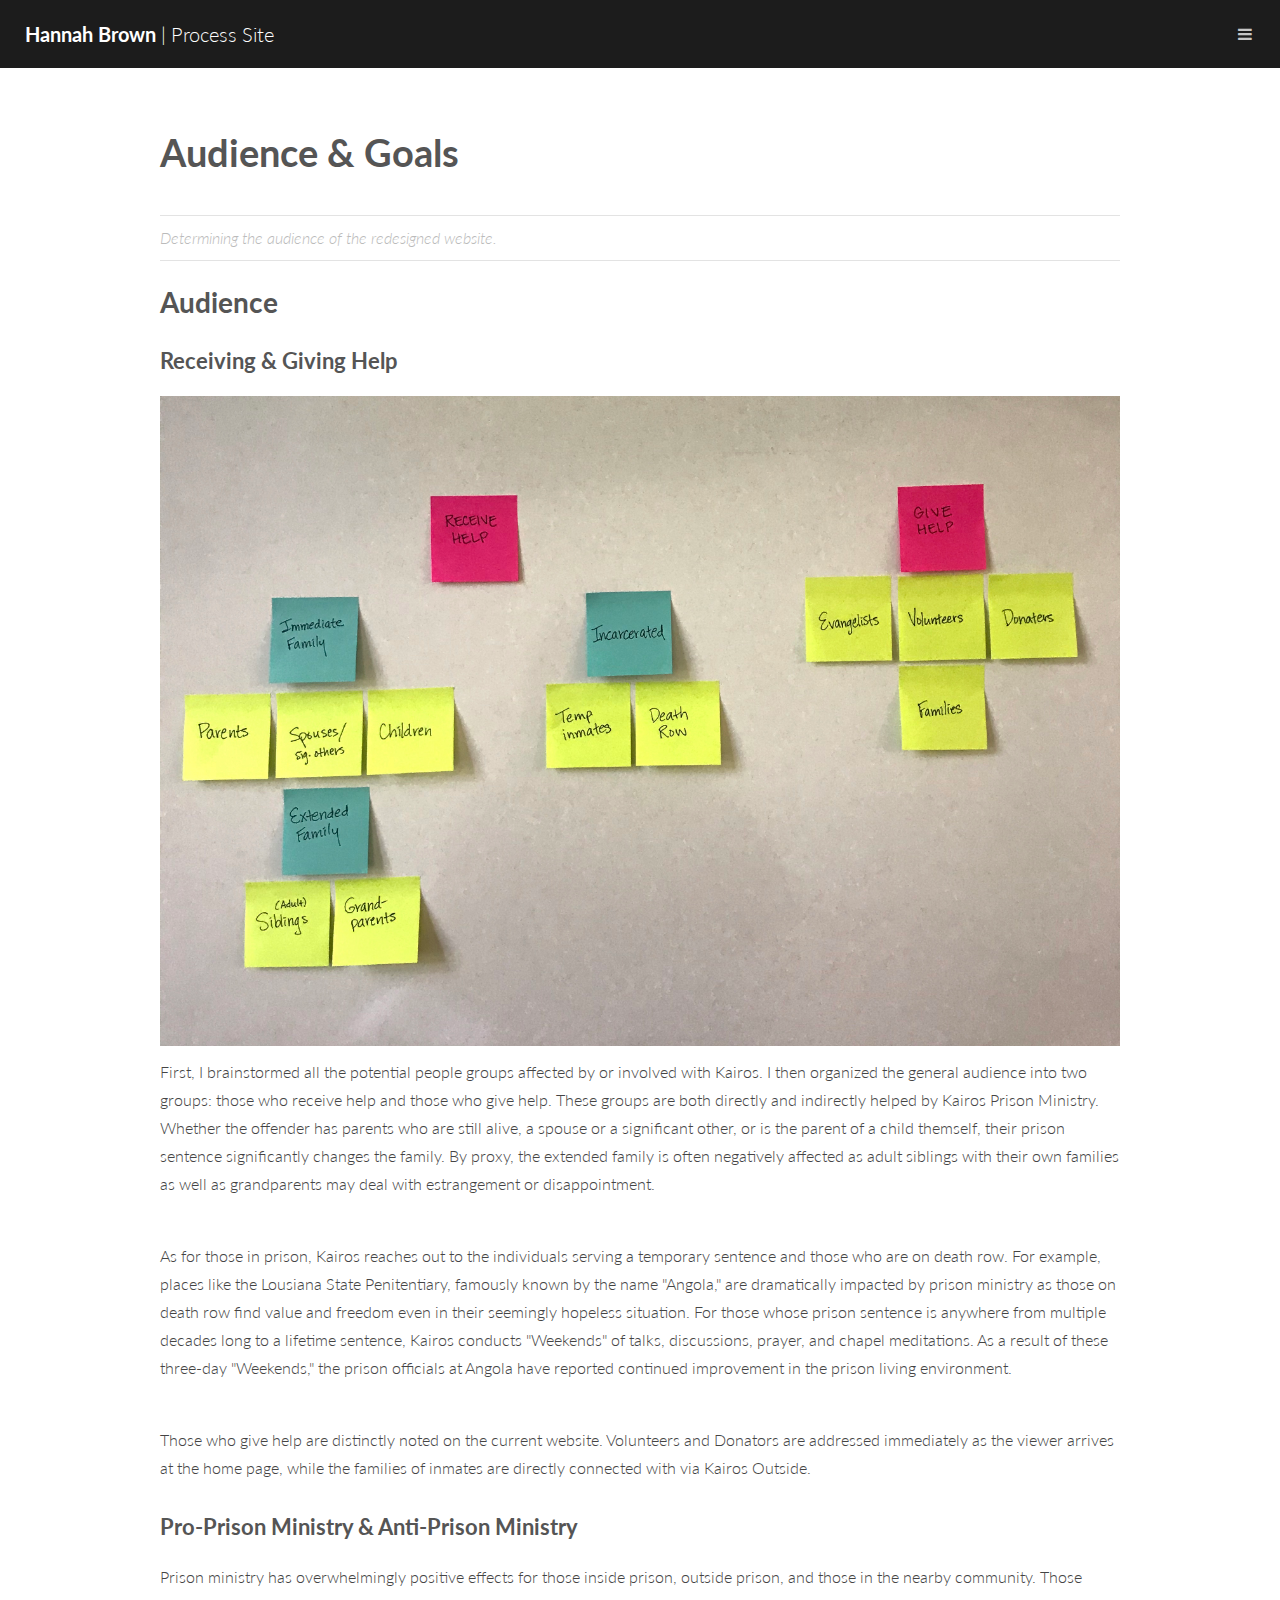
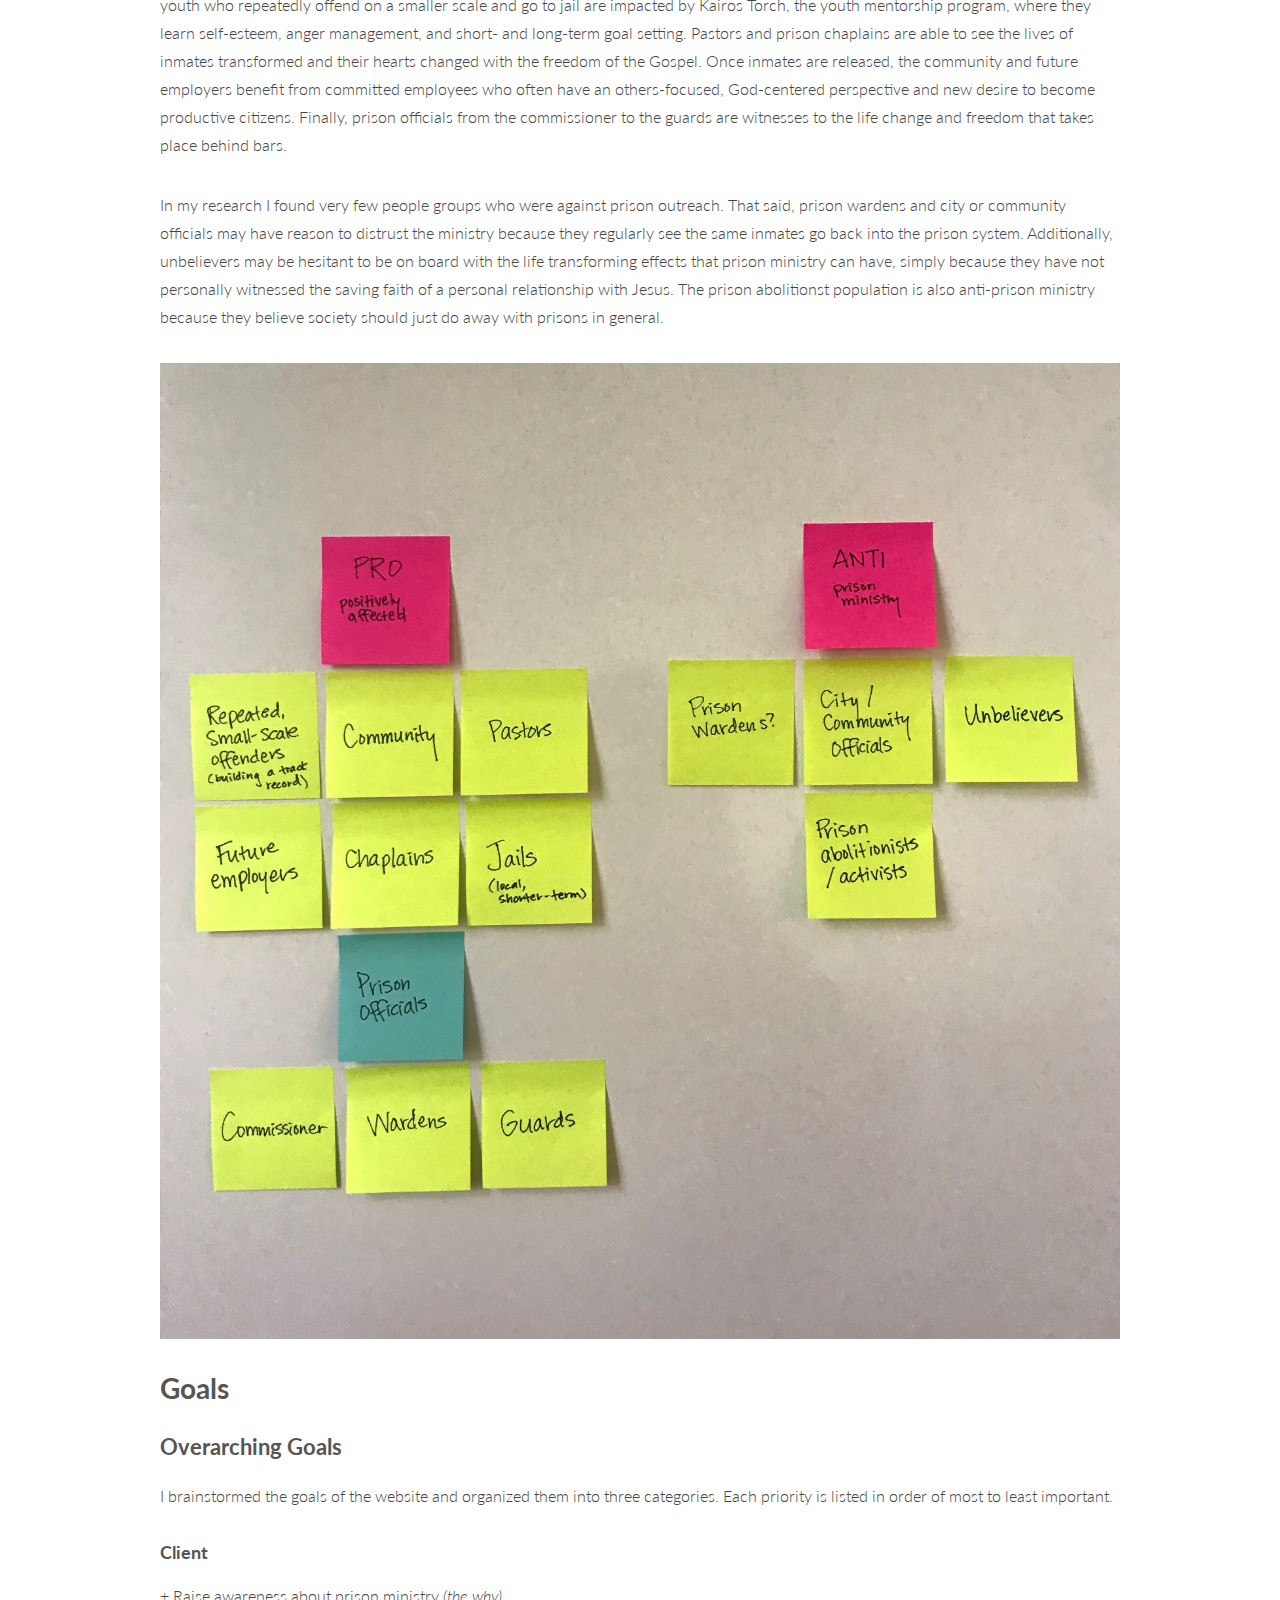
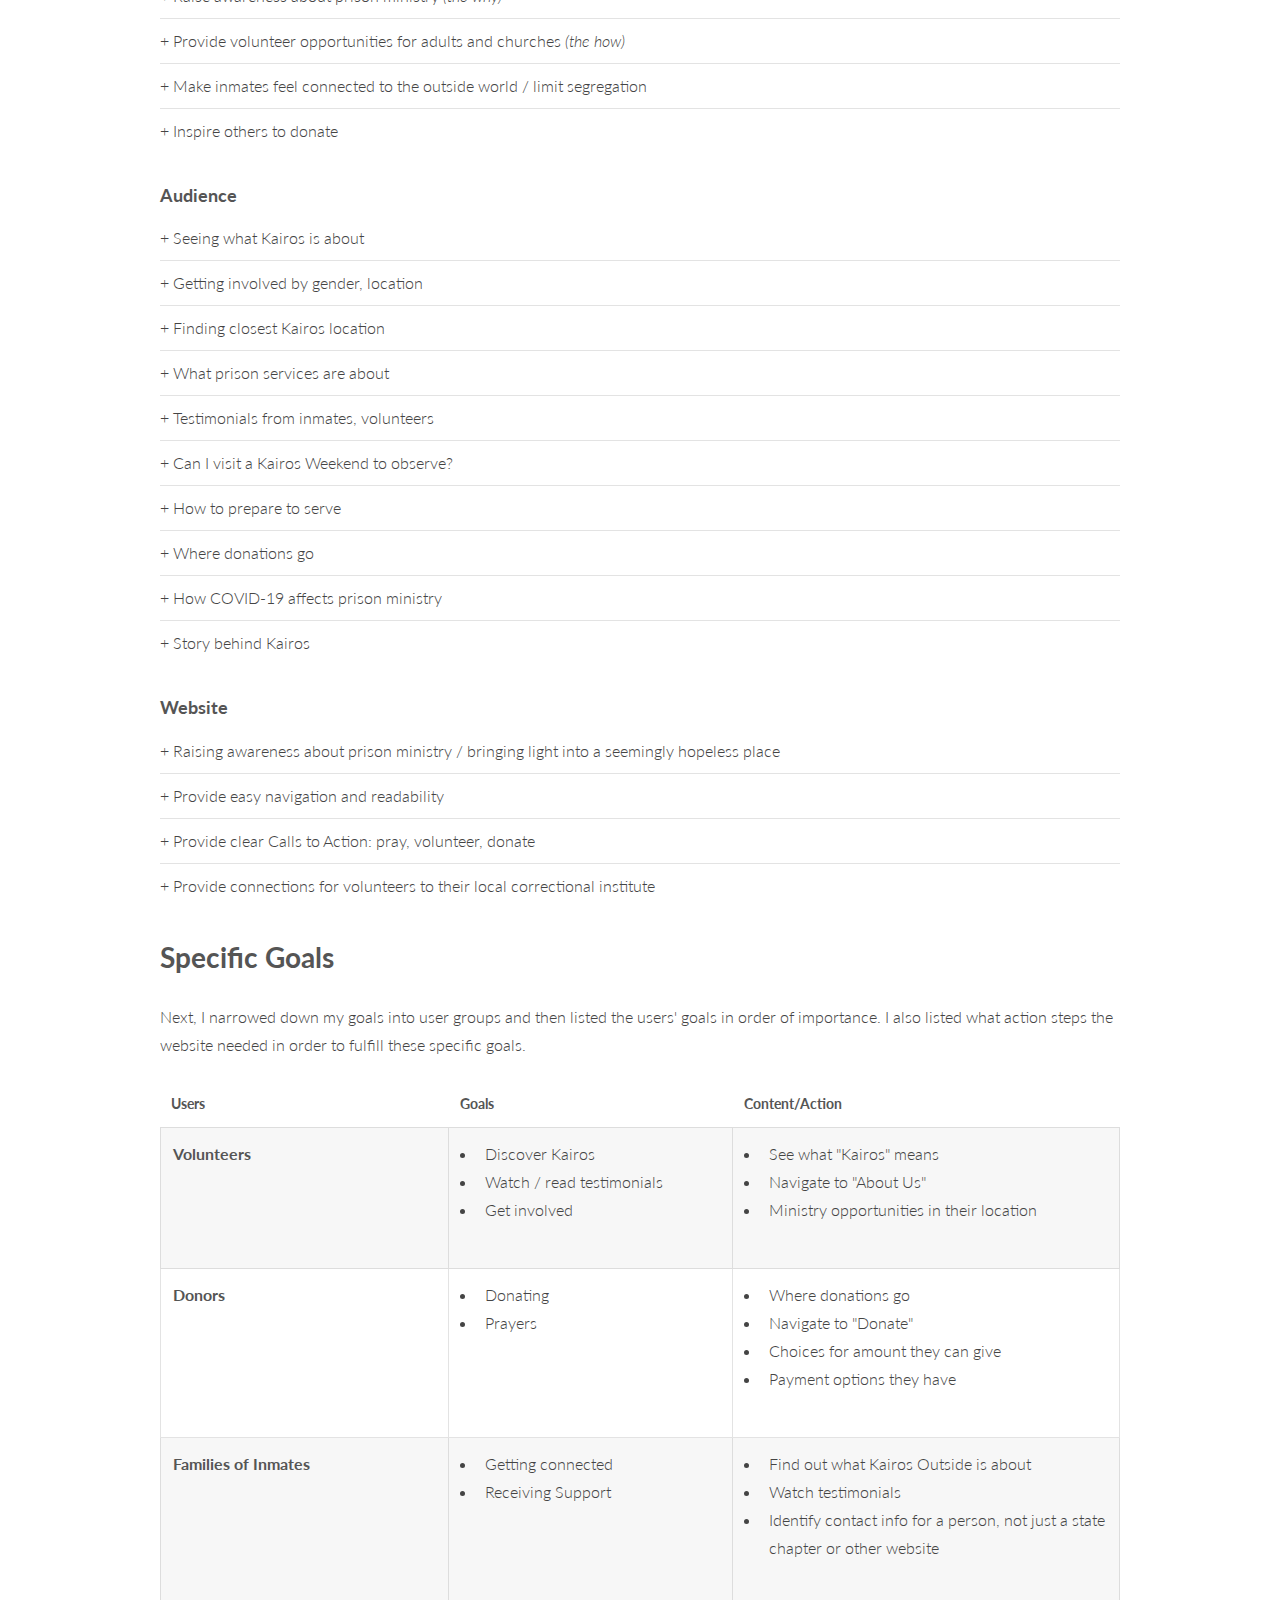
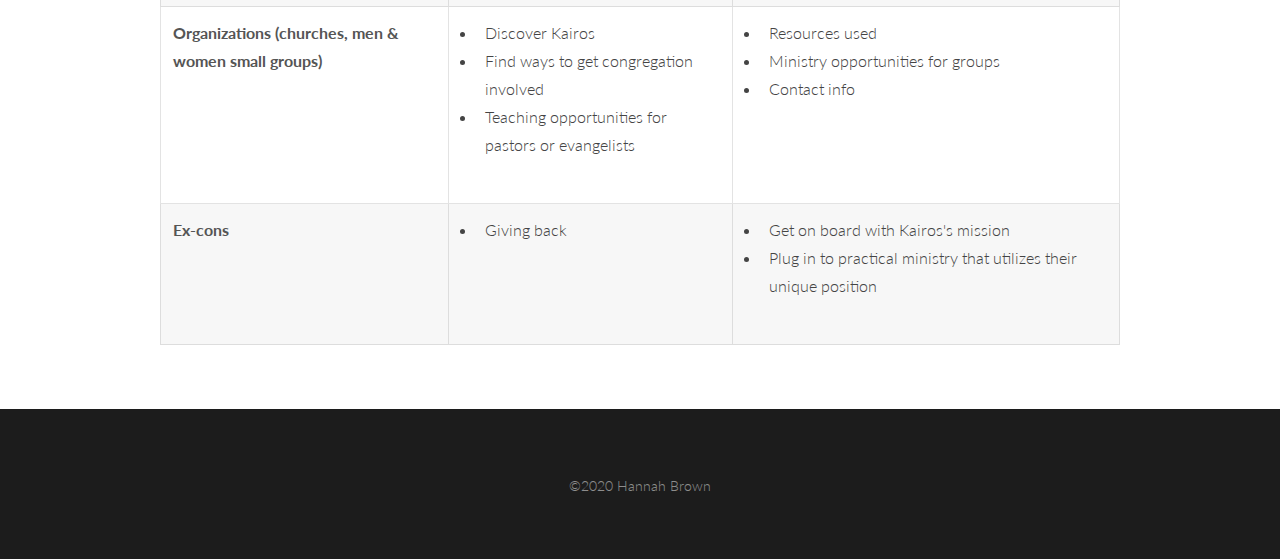
<file: audience.html>
<!DOCTYPE HTML>
<html lang="en">
	<head>
		<title>Hannah Brown | Process Site</title>
		<meta charset="utf-8" />
		<meta name="viewport" content="width=device-width, initial-scale=1" />
		<link rel="stylesheet" href="assets/css/main.css" />
		<link rel="stylesheet" href="assets/css/custom.css" />
	</head>
	<body>

		<!-- Header -->
			<header id="header">
				<a href="index.html" class="logo"><strong>Hannah Brown</strong> | Process Site</a>
				<nav>
					<a href="#menu"></a>
				</nav>
			</header>

		<!-- Nav -->
			<nav id="menu">
				<ul class="links">
					<li><a href="index.html">Home</a></li>
					<li><a href="generic-page.html">Client Research</a></li>
					<li><a href="design.html">Design Challenge</a></li>
					<li><a href="audience.html">Audience & Goals</a></li>
					<li><a href="solution.html">Solution</a></li>
				</ul>
			</nav>

		<!-- Main -->
			<section id="main">
				<div class="inner">
					<header class="major special">
						<h1>Audience & Goals</h1>
						<p>Determining the audience of the redesigned website.</p>
					</header>

					<!-- Audience - Post-its -->
						<section>
							<h2>Audience</h2>
							<h3>Receiving & Giving Help</h3>
							<div class="box alt">
								<div class="row 50% uniform">
									<div class="12u$">
										<span class="image fit">
										<img src="images\AudiencePostits_givereceive.jpg" alt="audience exercise"/>
									</span>
								</div>
								<p>First, I brainstormed all the potential people groups affected by or involved with Kairos. I then organized the general audience into two groups: those who receive help and those who give help. These groups are both directly and indirectly helped by Kairos Prison Ministry. Whether the offender has parents who are still alive, a spouse or a significant other, or is the parent of a child themself, their prison sentence significantly changes the family. By proxy, the extended family is often negatively affected as adult siblings with their own families as well as grandparents may deal with estrangement or disappointment.</p>
								<p>As for those in prison, Kairos reaches out to the individuals serving a temporary sentence and those who are on death row. For example, places like the Lousiana State Penitentiary, famously known by the name "Angola," are dramatically impacted by prison ministry as those on death row find value and freedom even in their seemingly hopeless situation. For those whose prison sentence is anywhere from multiple decades long to a lifetime sentence, Kairos conducts "Weekends" of talks, discussions, prayer, and chapel meditations. As a result of these three-day "Weekends," the prison officials at Angola have reported continued improvement in the prison living environment.</p>
								<p>Those who give help are distinctly noted on the current website. Volunteers and Donators are addressed immediately as the viewer arrives at the home page, while the families of inmates are directly connected with via Kairos Outside.</p>
								</section>

							<section>
							<h3>Pro-Prison Ministry & Anti-Prison Ministry</h3>
							<p>Prison ministry has overwhelmingly positive effects for those inside prison, outside prison, and those in the nearby community. Those youth who repeatedly offend on a smaller scale and go to jail are impacted by Kairos Torch, the youth mentorship program, where they learn self-esteem, anger management, and short- and long-term goal setting. Pastors and prison chaplains are able to see the lives of inmates transformed and their hearts changed with the freedom of the Gospel. Once inmates are released, the community and future employers benefit from committed employees who often have an others-focused, God-centered perspective and new desire to become productive citizens. Finally, prison officials from the commissioner to the guards are witnesses to the life change and freedom that takes place behind bars.</p>
							<p>In my research I found very few people groups who were against prison outreach. That said, prison wardens and city or community officials may have reason to distrust the ministry because they regularly see the same inmates go back into the prison system. Additionally, unbelievers may be hesitant to be on board with the life transforming effects that prison ministry can have, simply because they have not personally witnessed the saving faith of a personal relationship with Jesus. The prison abolitionst population is also anti-prison ministry because they believe society should just do away with prisons in general.</p>
							<div class="box alt">
									<div class="row 50% uniform">
										<div class="12u$">
											<span class="image fit">
												<img src="images\AudiencePostits_proanti.jpg" alt="" />
										</span>
									</div>
								</section>


					<!-- Overarching Goals -->
					<section>
						<h2>Goals</h2>
						<h3>Overarching Goals</h3>
							<p>I brainstormed the goals of the website and organized them into three categories. Each priority is listed in order of most to least important.</p>
						<h4>Client</h4>
							<ul class="alt">
								<li>+ Raise awareness about prison ministry <em>(the why)</em></li>
								<li>+ Provide volunteer opportunities for adults and churches <em>(the how)</em></li>
								<li>+ Make inmates feel connected to the outside world / limit segregation</li>
								<li>+ Inspire others to donate</li>
							</ul>
						<h4>Audience</h4>
							<ul class="alt">
								<li>+ Seeing what Kairos is about</li>
								<li>+ Getting involved by gender, location</li>
								<li>+ Finding closest Kairos location</li>
								<li>+ What prison services are about</li>
								<li>+ Testimonials from inmates, volunteers</li>
								<li>+ Can I visit a Kairos Weekend to observe?</li>
								<li>+ How to prepare to serve</li>
								<li>+ Where donations go</li>
								<li>+ How COVID-19 affects prison ministry</li>
								<li>+ Story behind Kairos</li>
							</ul>
						<h4>Website</h4>
							<ul class="alt">
								<li>+ Raising awareness about prison ministry / bringing light into a seemingly hopeless place</li>
								<li>+ Provide easy navigation and readability</li>
								<li>+ Provide clear Calls to Action: pray, volunteer, donate</li>
								<li>+ Provide connections for volunteers to their local correctional institute</li>
							</ul>
						</section>

						<!-- Specific Goals -->
						<section>
							<h2>Specific Goals</h2>
							<p>Next, I narrowed down my goals into user groups and then listed the users' goals in order of importance. I also listed what action steps the website needed in order to fulfill these specific goals.</p>

							<div class="table-wrapper">
								<table class="alt">
									<thead>
										<tr>
											<th><strong>Users</strong></th>
											<th><strong>Goals</strong></th>
											<th><strong>Content/Action</strong></th>
										</tr>
									</thead>
									<tbody>
										<tr>
											<td><strong>Volunteers</strong></td>
											<td>
												<ul>
													<li>Discover Kairos</li>
													<li>Watch / read testimonials</li>
													<li>Get involved</li>
												</ul>
											</td>
											<td>
												<ul>
													<li>See what "Kairos" means</li>
													<li>Navigate to "About Us"</li>
													<li>Ministry opportunities in their location</li>
												</ul>
											</td>
										</tr>
										<tr>
											<td><strong>Donors</strong></td>
											<td>
												<ul>
													<li>Donating</li>
													<li>Prayers</li>
												</ul>
											</td>
											<td>
												<ul>
													<li>Where donations go</li>
													<li>Navigate to "Donate"</li>
													<li>Choices for amount they can give</li>
													<li>Payment options they have</li>
												</ul>
											</td>
										</tr>
										<tr>
											<td><strong>Families of Inmates<strong></td>
											<td>
												<ul>
													<li>Getting connected</li>
													<li>Receiving Support</li>
												</ul>
											</td>
											<td>
												<ul>
													<li>Find out what Kairos Outside is about</li>
													<li>Watch testimonials</li>
													<li>Identify contact info for a person, not just a state chapter or other website</li>
												</ul>
											</td>
									</tr>
									<tr>
										<td><strong>Organizations (churches, men & women small groups)</strong></td>
										<td>
											<ul>
												<li>Discover Kairos</li>
												<li>Find ways to get congregation involved</li>
												<li>Teaching opportunities for pastors or evangelists</li>
											</ul>
										</td>
										<td>
											<ul>
												<li>Resources used</li>
												<li>Ministry opportunities for groups</li>
												<li>Contact info</li>
											</ul>
										</td>
									</tr>
									<tr>
										<td><strong>Ex-cons</strong></td>
										<td>
											<ul>
												<li>Giving back</li>
											</ul>
										</td>
										<td>
											<ul>
												<li>Get on board with Kairos's mission</li>
												<li>Plug in to practical ministry that utilizes their unique position</li>
									</tr>
									</tbody>
								</table>
							</div>
						</section>

					</div>
				</section>

		<!-- Footer -->
		<footer id="footer">
			<div class="copyright">
				&copy;2020 Hannah Brown
			</div>
		</footer>

		<!-- Scripts -->
			<script src="assets/js/jquery.min.js"></script>
			<script src="assets/js/jquery.scrolly.min.js"></script>
			<script src="assets/js/skel.min.js"></script>
			<script src="assets/js/util.js"></script>
			<script src="assets/js/main.js"></script>

	</body>
</html>
</file>
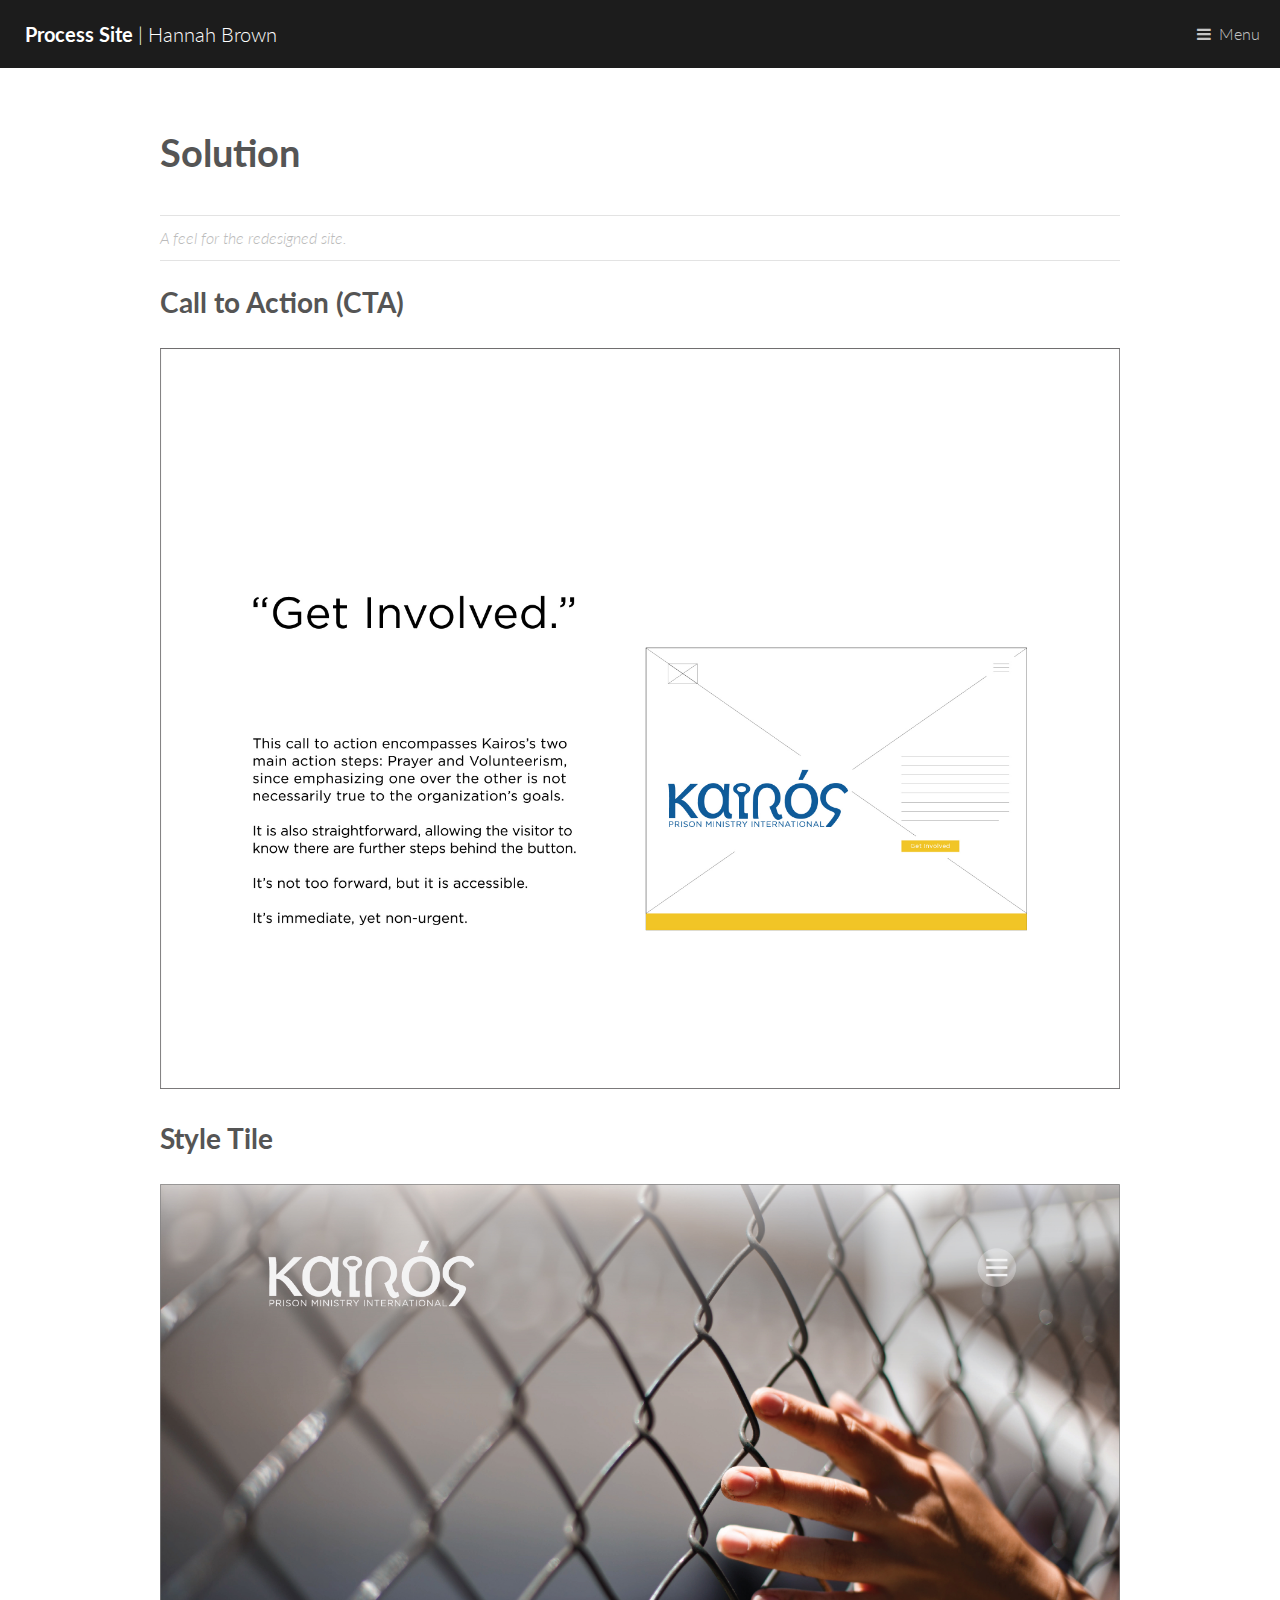
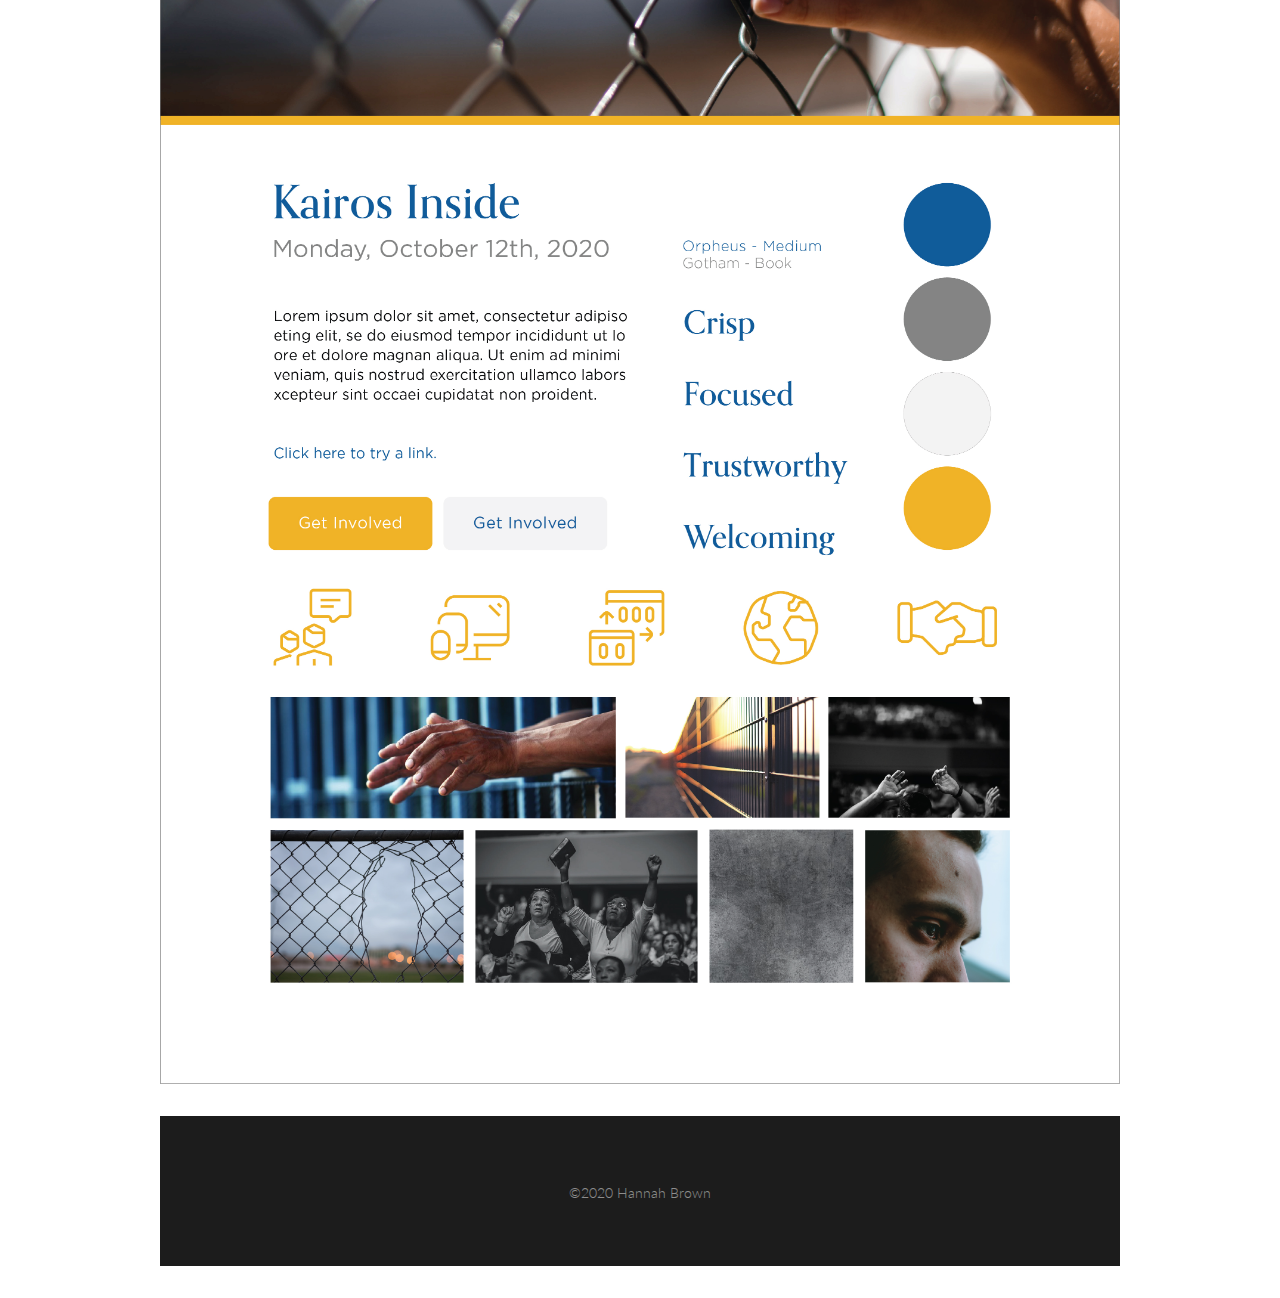
<file: cta_styletile.html>
<!DOCTYPE HTML>
<html lang="en">
	<head>
		<title>Process Site Hannah Brown</title>
		<meta charset="utf-8" />
		<meta name="viewport" content="width=device-width, initial-scale=1" />
		<link rel="stylesheet" href="assets/css/main.css" />
		<link rel="stylesheet" href="assets/css/custom.css" />
	</head>
	<body>

		<!-- Header -->
			<header id="header">
				<a href="index.html" class="logo"><strong>Process Site</strong> | Hannah Brown</a>
				<nav>
					<a href="#menu">Menu</a>
				</nav>
			</header>

		<!-- Nav -->
			<nav id="menu">
				<ul class="links">
					<li><a href="index.html">Home</a></li>
					<li><a href="generic-page.html">Client Research</a></li>
					<li><a href="design.html">Design Challenge</a></li>
					<li><a href="audience.html">Audience & Goals</a></li>
					<li><a href="cta_styletile.html">Solution</a></li>
					<li><a href="elements.html">Elements</a></li>
				</ul>
			</nav>

		<!-- Main -->
			<section id="main">
				<div class="inner">
					<header class="major special">
						<h1>Solution</h1>
						<p>A feel for the redesigned site.</p>
					</header>

					<!-- CTA -->
						<section>
							<h2>Call to Action (CTA)</h2>
							<div class="box alt">
								<div class="row 50% uniform">
									<div class="12u$">
										<span class="image fit">
										<img src="images\calltoaction.jpg" alt="sketch of call to action"/>
									</span>
								</div>
								</section>

					<!-- Style Tile -->
					<section>
						<h2>Style Tile</h2>
							<div class="box alt">
								<div class="row 50% uniform">
									<div class="12u$">
										<span class="image fit">
										<img src="images\styletile.jpg" alt="style tile"/>
									</span>
								</div>
							</section>

		<!-- Footer -->
		<footer id="footer">
			<div class="copyright">
				&copy;2020 Hannah Brown
			</div>
		</footer>

		<!-- Scripts -->
			<script src="assets/js/jquery.min.js"></script>
			<script src="assets/js/jquery.scrolly.min.js"></script>
			<script src="assets/js/skel.min.js"></script>
			<script src="assets/js/util.js"></script>
			<script src="assets/js/main.js"></script>

	</body>
</html>
</file>
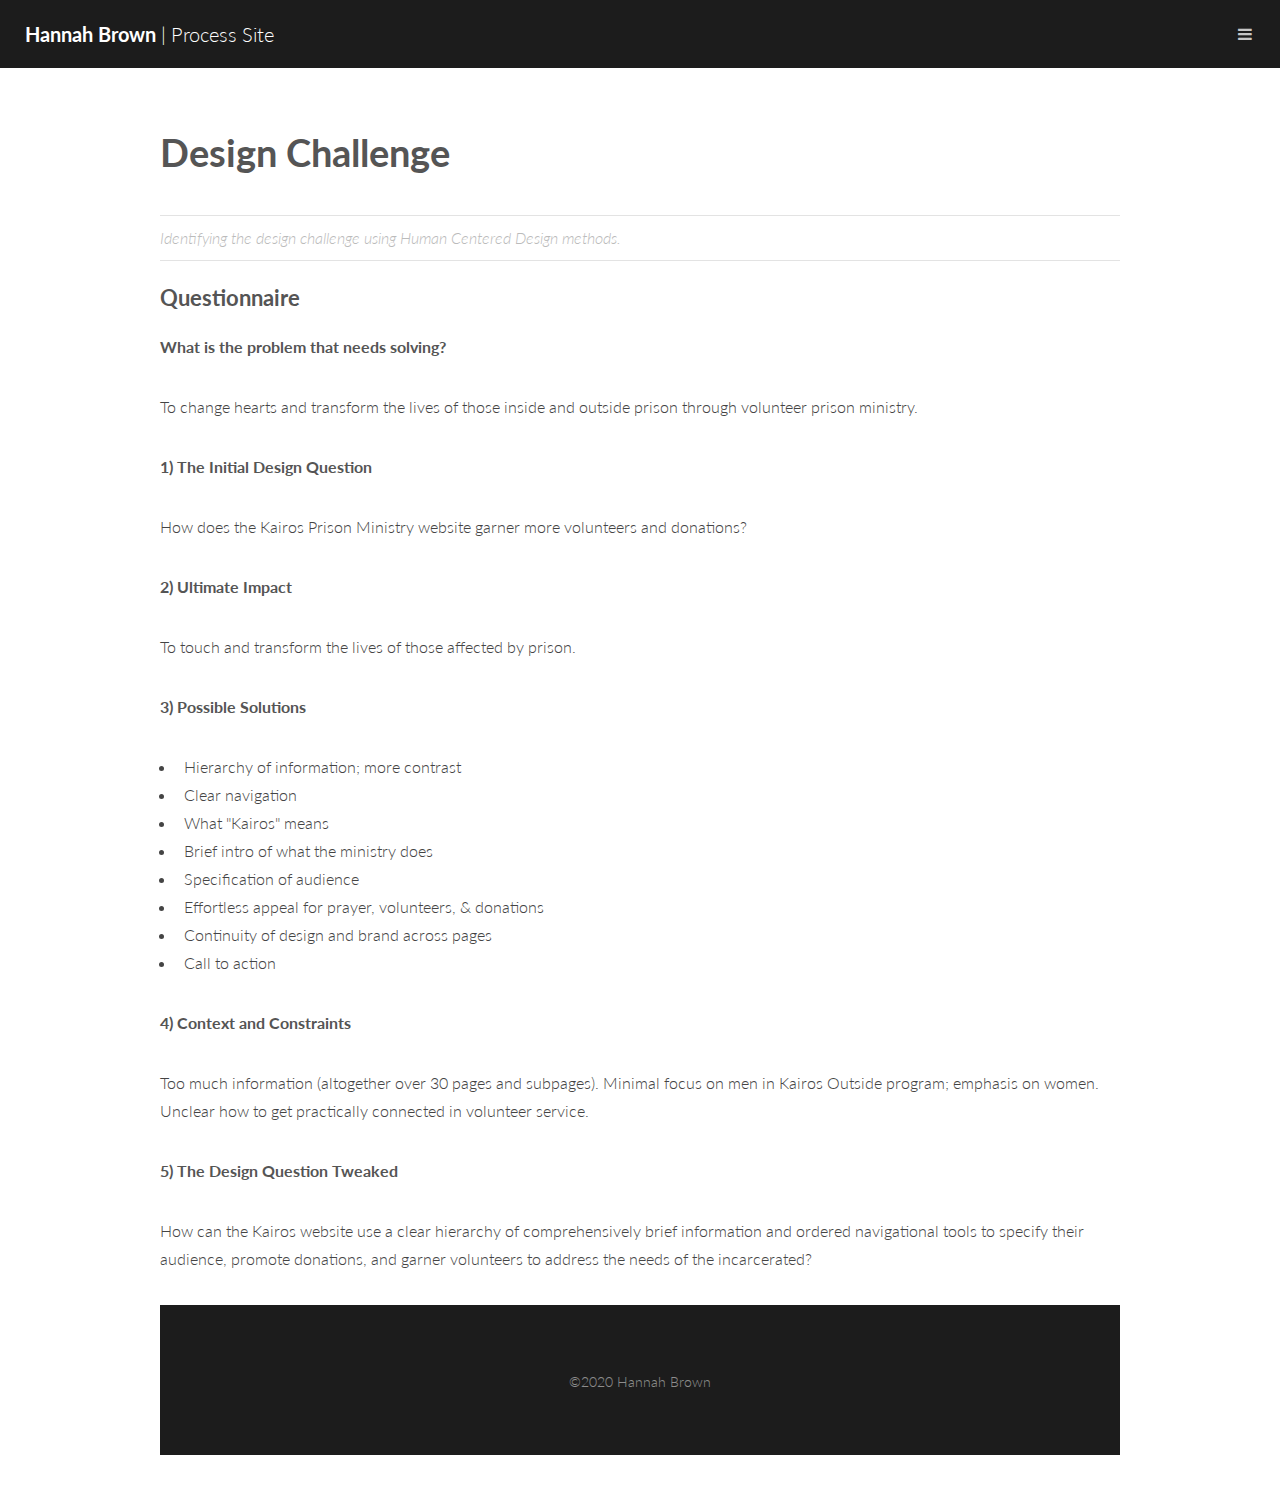
<file: design.html>
<!DOCTYPE HTML>
<html lang="en">
	<head>
		<title>Hannah Brown | Process Site</title>
		<meta charset="utf-8" />
		<meta name="viewport" content="width=device-width, initial-scale=1" />
		<link rel="stylesheet" href="assets/css/main.css" />
		<link rel="stylesheet" href="assets/css/custom.css" />
	</head>
	<body>

		<!-- Header -->
			<header id="header">
				<a href="index.html" class="logo"><strong>Hannah Brown</strong> | Process Site</a>
				<nav>
					<a href="#menu"></a>
				</nav>
			</header>

		<!-- Nav -->
			<nav id="menu">
				<ul class="links">
					<li><a href="index.html">Home</a></li>
					<li><a href="generic-page.html">Client Research</a></li>
					<li><a href="design.html">Design Challenge</a></li>
					<li><a href="audience.html">Audience & Goals</a></li>
					<li><a href="solution.html">Solution</a></li>
				</ul>
			</nav>

		<!-- Main -->
			<section id="main">
				<div class="inner">
					<header class="major special">
						<h1>Design Challenge</h1>
						<p>Identifying the design challenge using Human Centered Design methods.</p>
					</header>

					<!-- Text -->
						<section>
							<h3>Questionnaire</h3>
							<p><b>What is the problem that needs solving?</b></p>
							<p>To change hearts and transform the lives of those inside and outside prison through volunteer prison ministry.</p>

							<p><b>1) The Initial Design Question</b></p>
							<p>How does the Kairos Prison Ministry website garner more volunteers and donations?</p>

							<p><b>2) Ultimate Impact</b></p>
							<p>To touch and transform the lives of those affected by prison.</p>

							<p><b>3) Possible Solutions</b></p>
							<ul>
								<li>Hierarchy of information; more contrast</li>
								<li>Clear navigation</li>
								<li>What "Kairos" means</li>
								<li>Brief intro of what the ministry does</li>
								<li>Specification of audience</li>
								<li>Effortless appeal for prayer, volunteers, & donations</li>
								<li>Continuity of design and brand across pages</li>
								<li>Call to action</li>
							</ul>

							<p><b>4) Context and Constraints</b></p>
							<p>Too much information (altogether over 30 pages and subpages). Minimal focus on men in Kairos Outside program; emphasis on women. Unclear how to get practically connected in volunteer service.</p>

							<p><b>5) The Design Question Tweaked</b></p>
							<p>How can the Kairos website use a clear hierarchy of comprehensively brief information and ordered navigational tools to specify their audience, promote donations, and garner volunteers to address the needs of the incarcerated? </p>

			</section>

		<!-- Footer -->
		<footer id="footer">
			<div class="copyright">
				&copy;2020 Hannah Brown
			</div>
		</footer>

		<!-- Scripts -->
			<script src="assets/js/jquery.min.js"></script>
			<script src="assets/js/jquery.scrolly.min.js"></script>
			<script src="assets/js/skel.min.js"></script>
			<script src="assets/js/util.js"></script>
			<script src="assets/js/main.js"></script>

	</body>
</html>
</file>
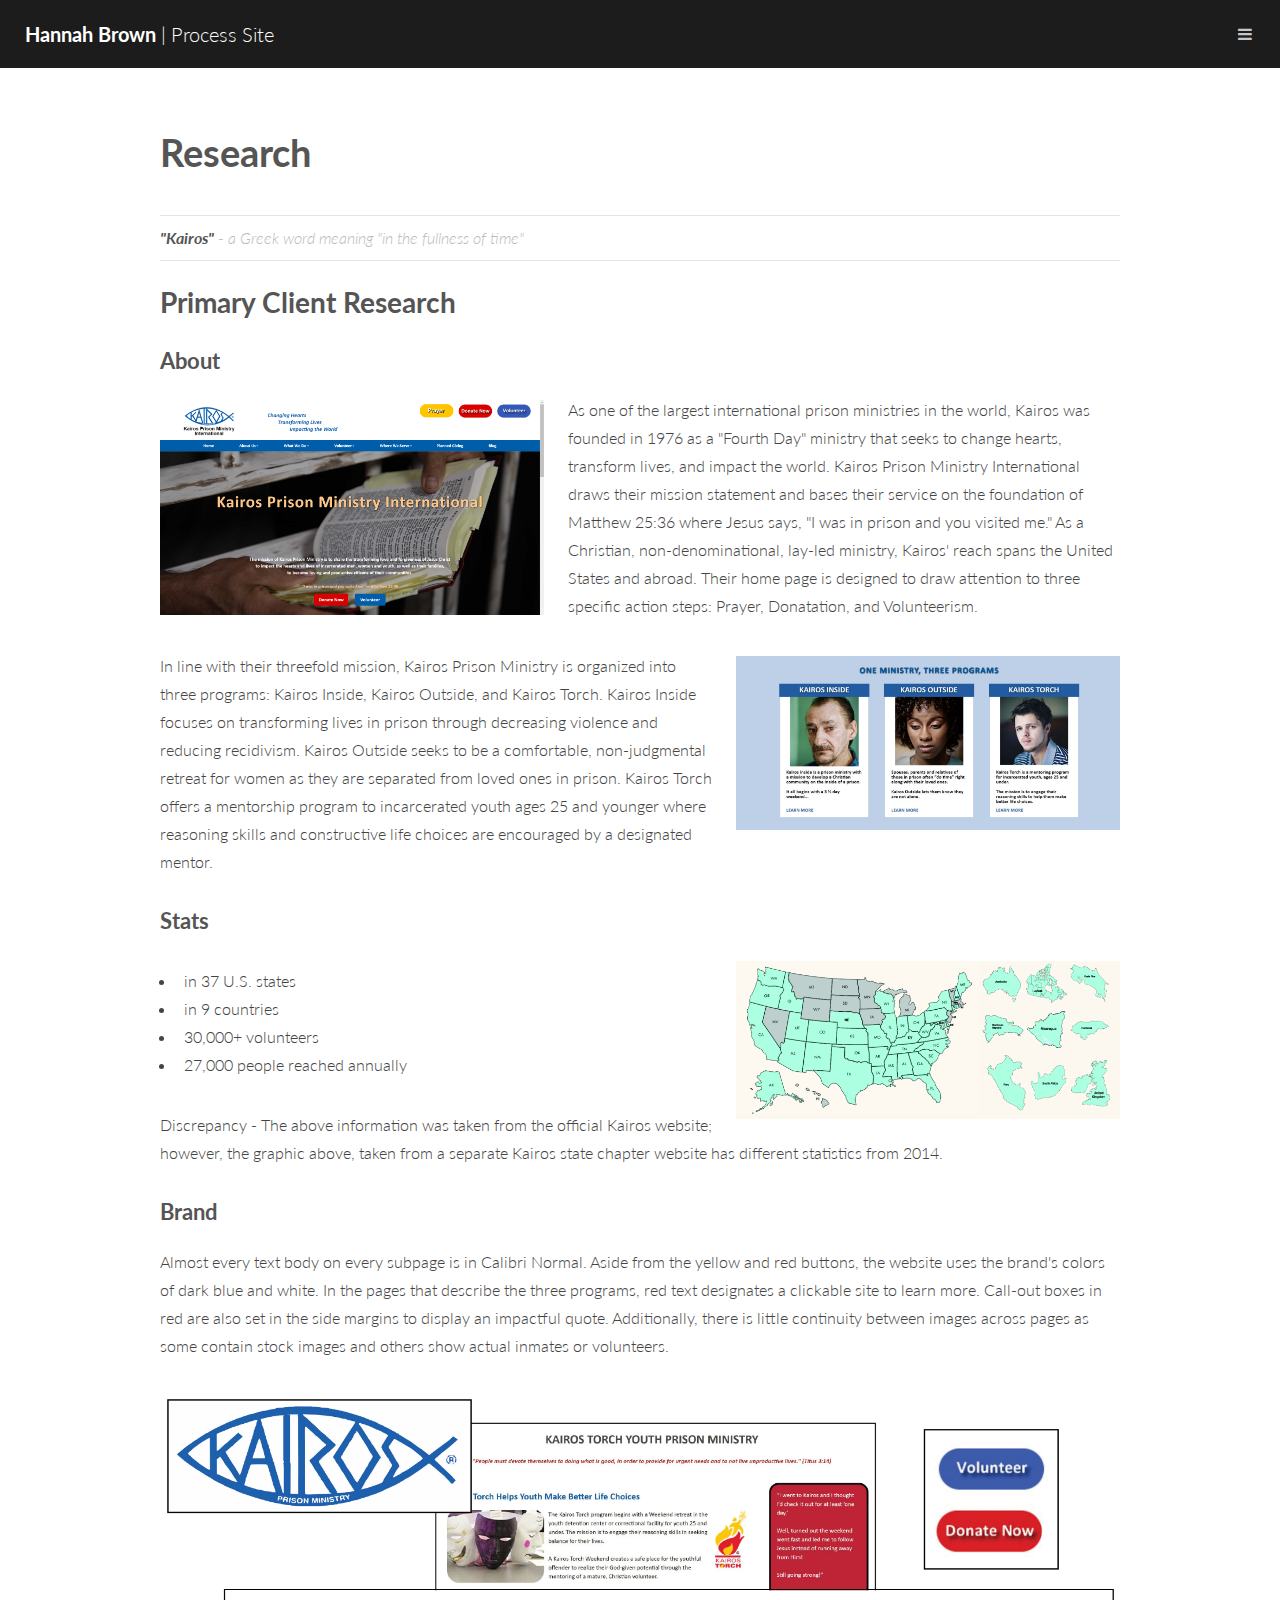
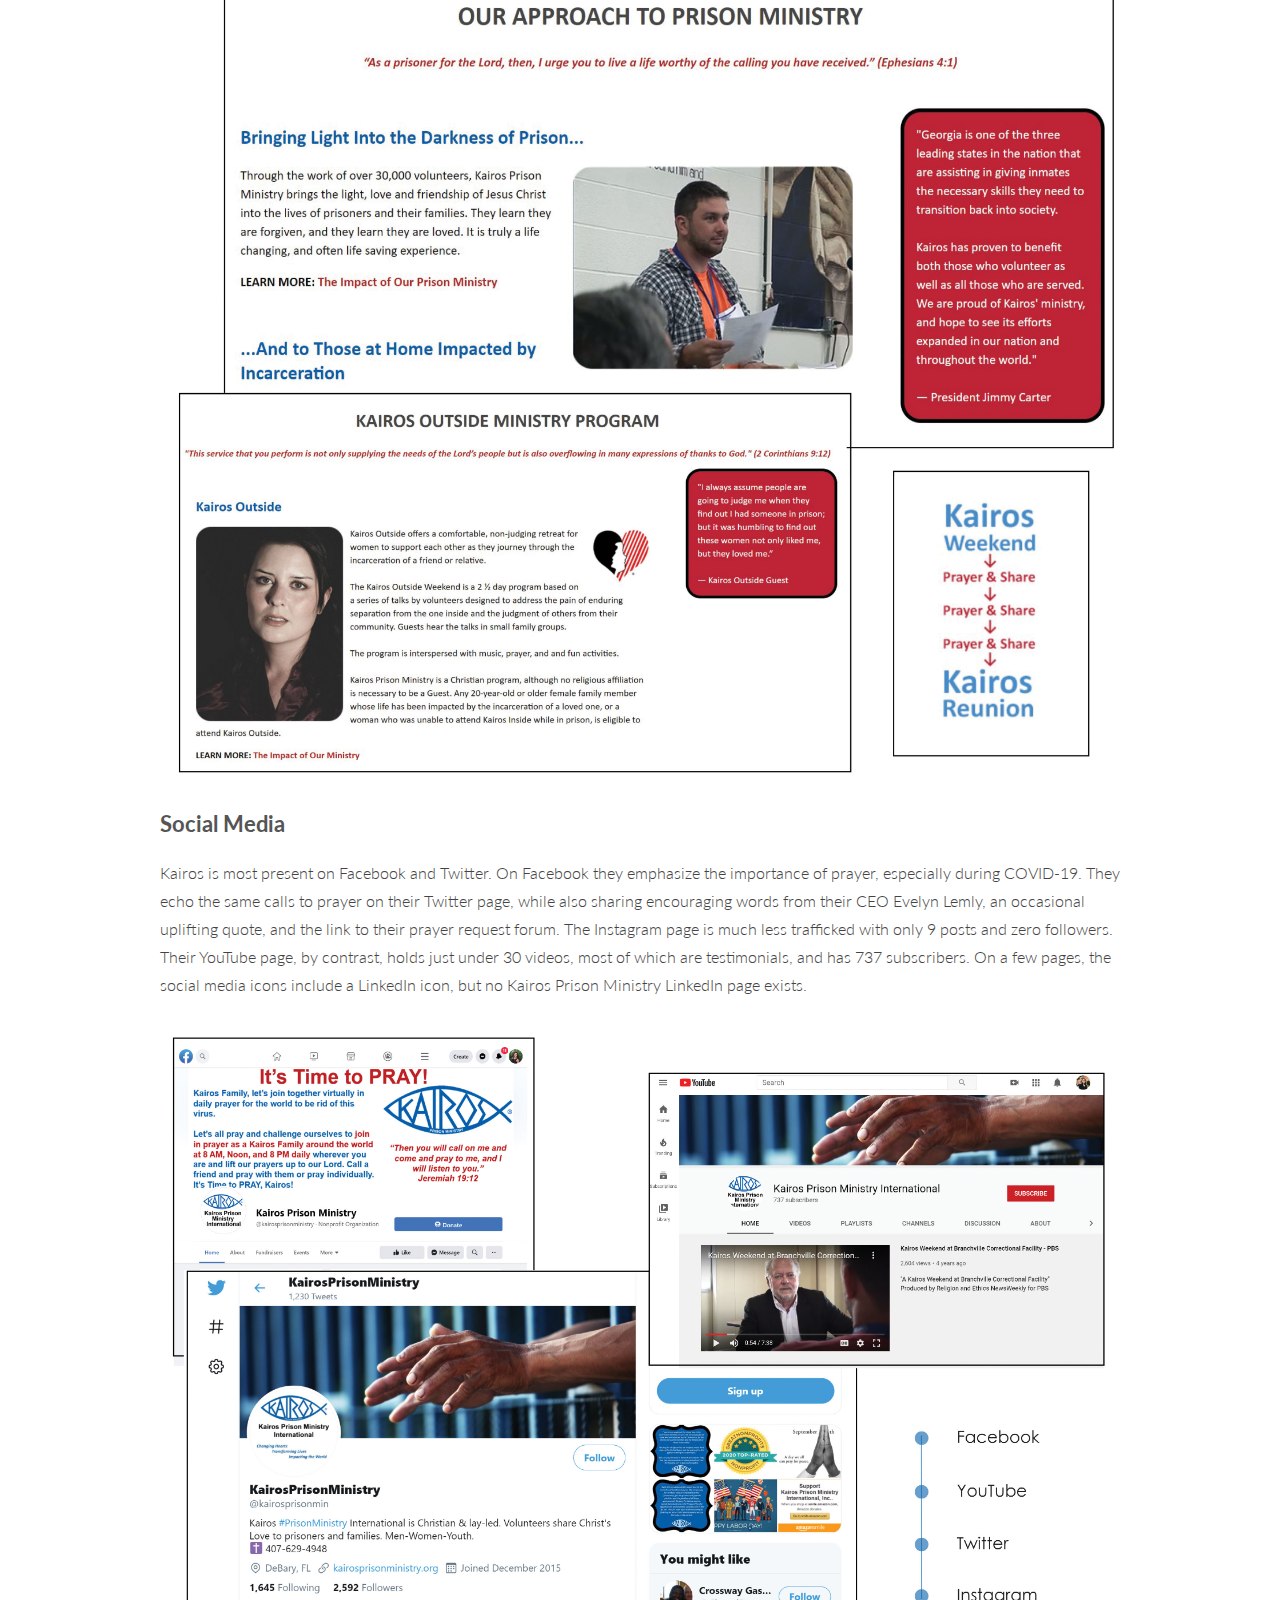
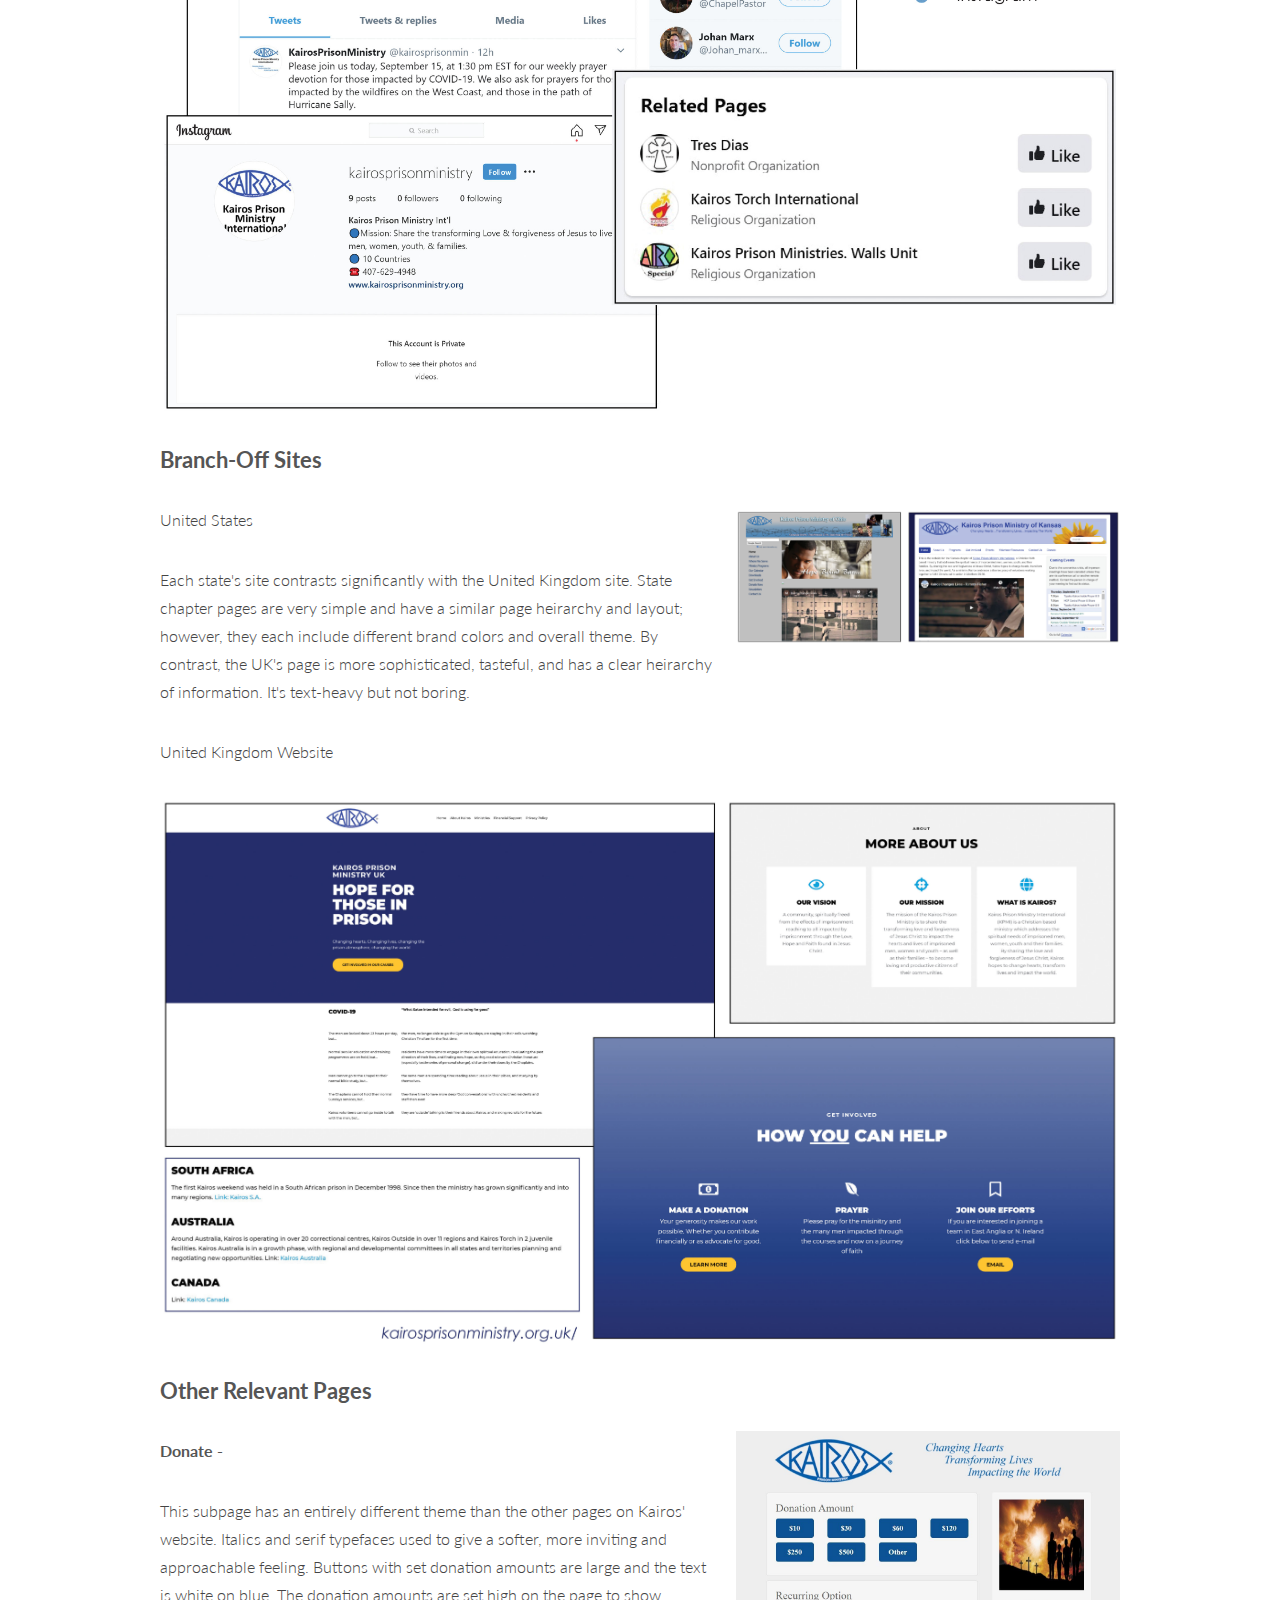
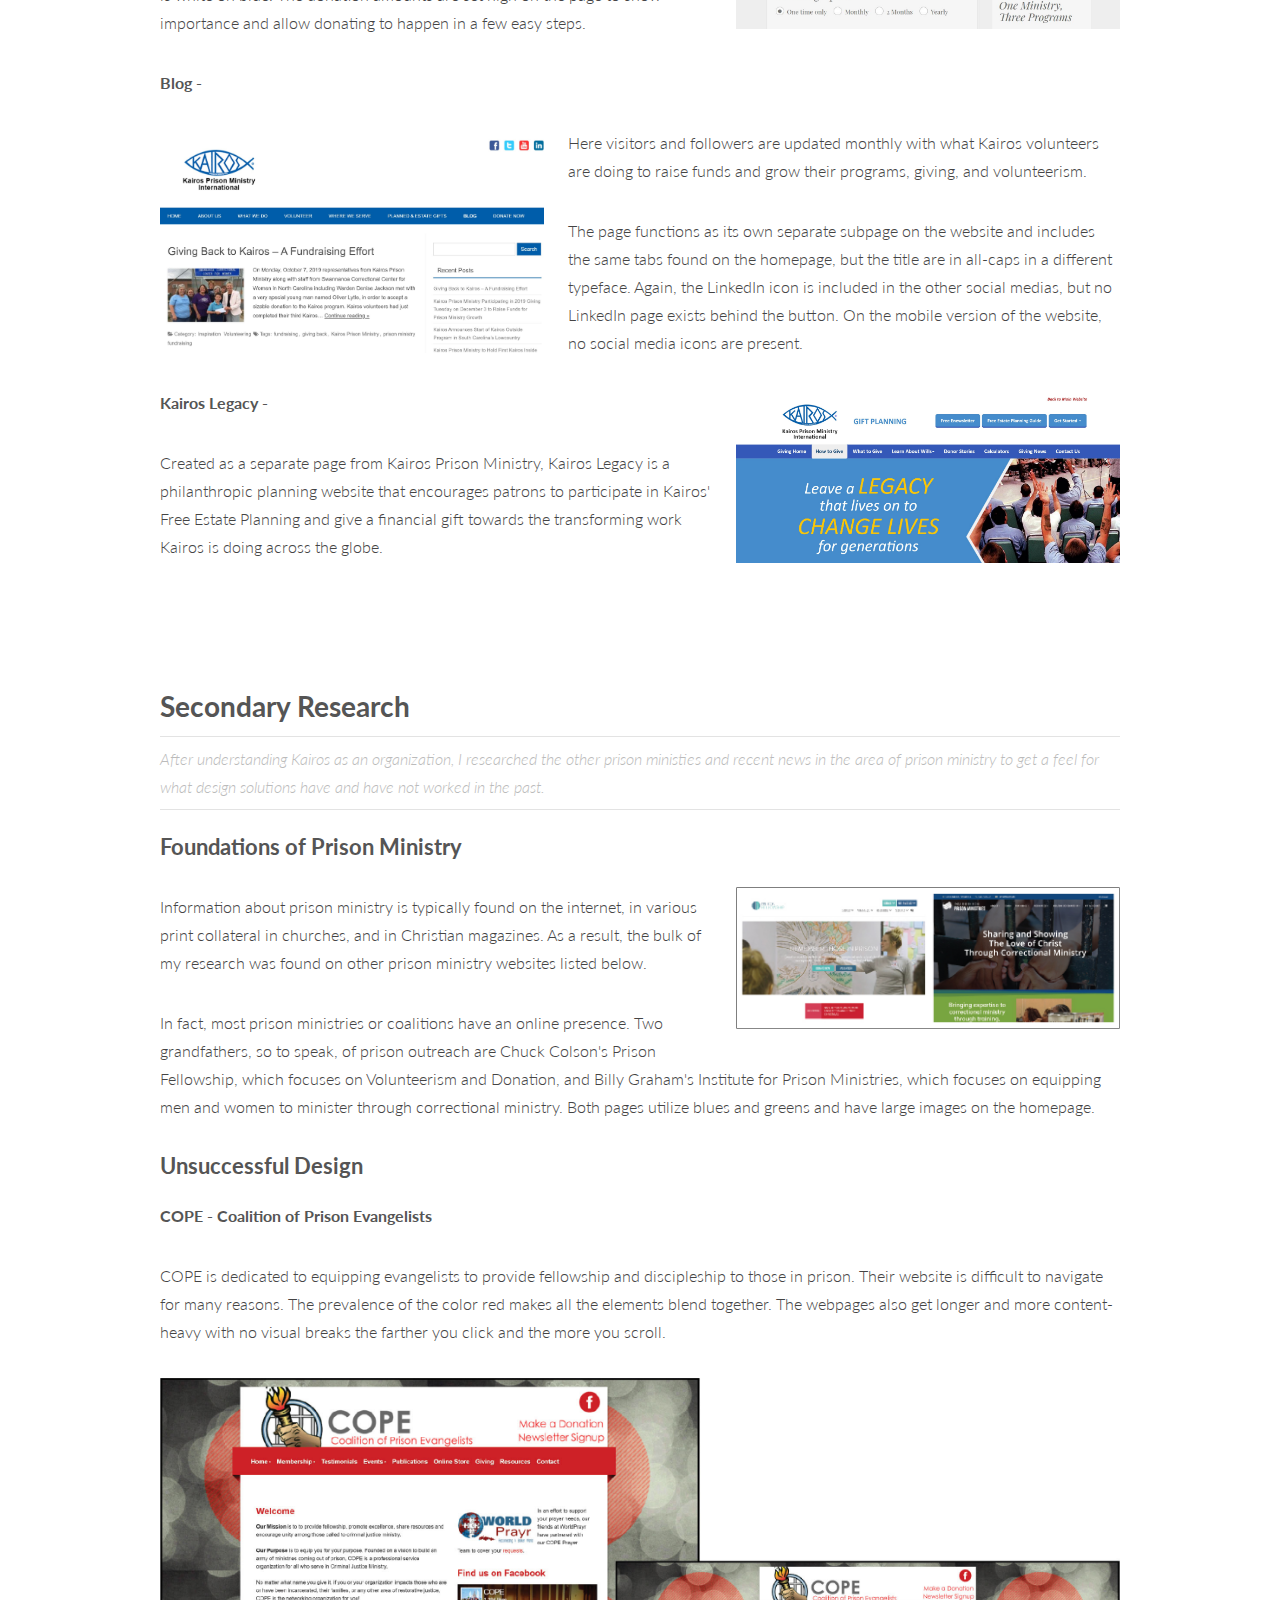
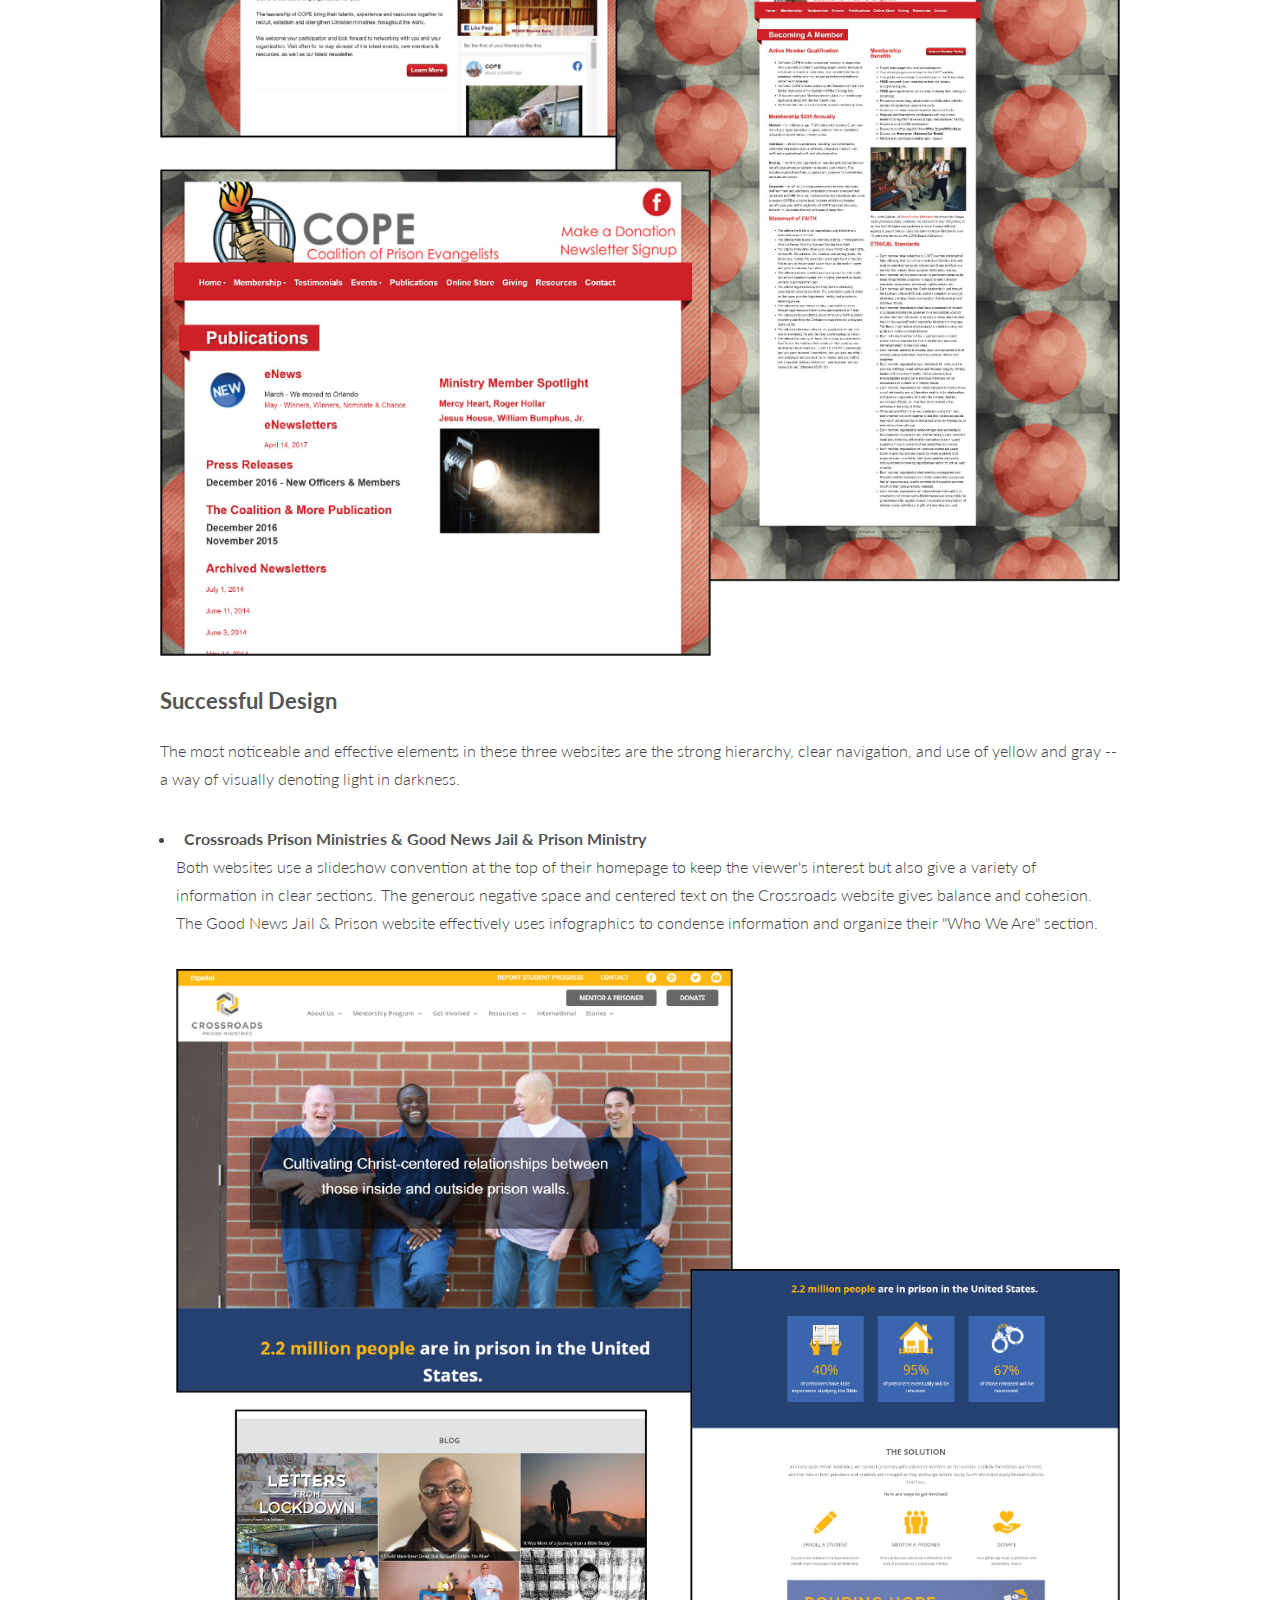
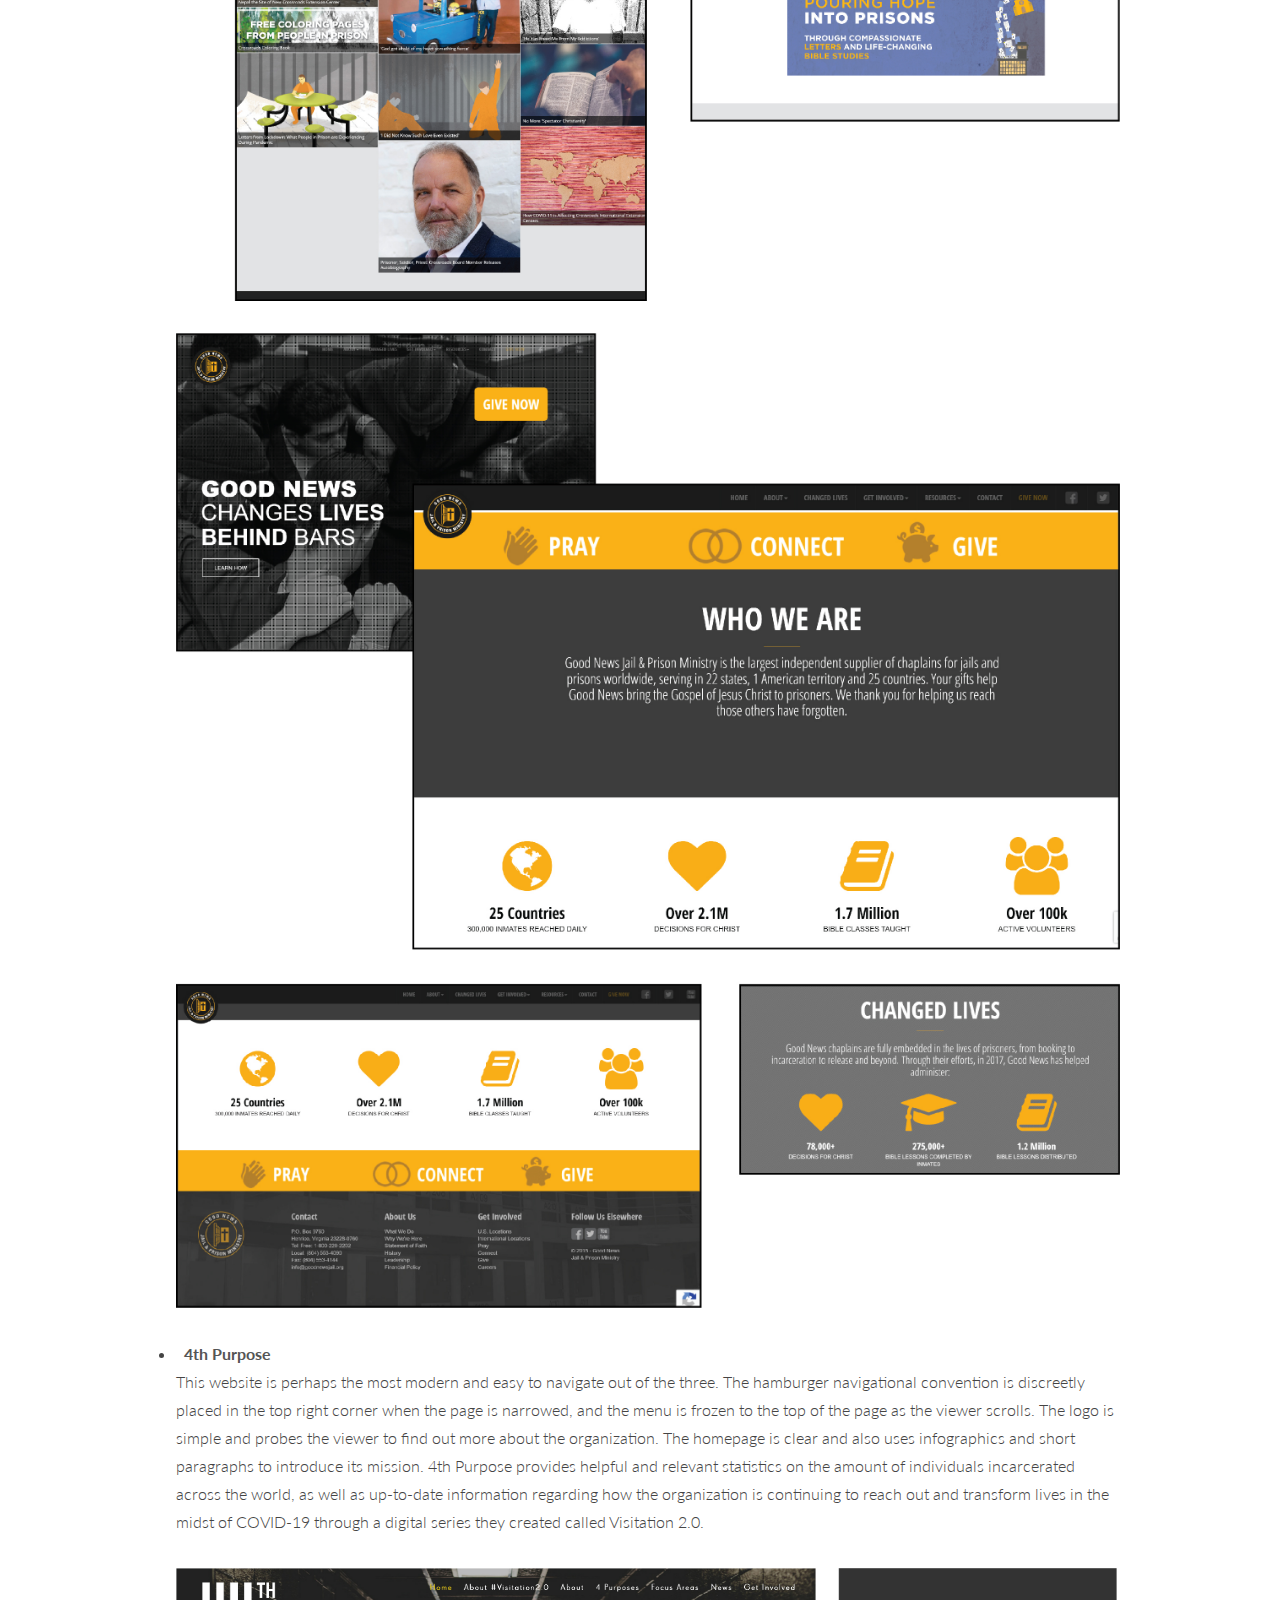
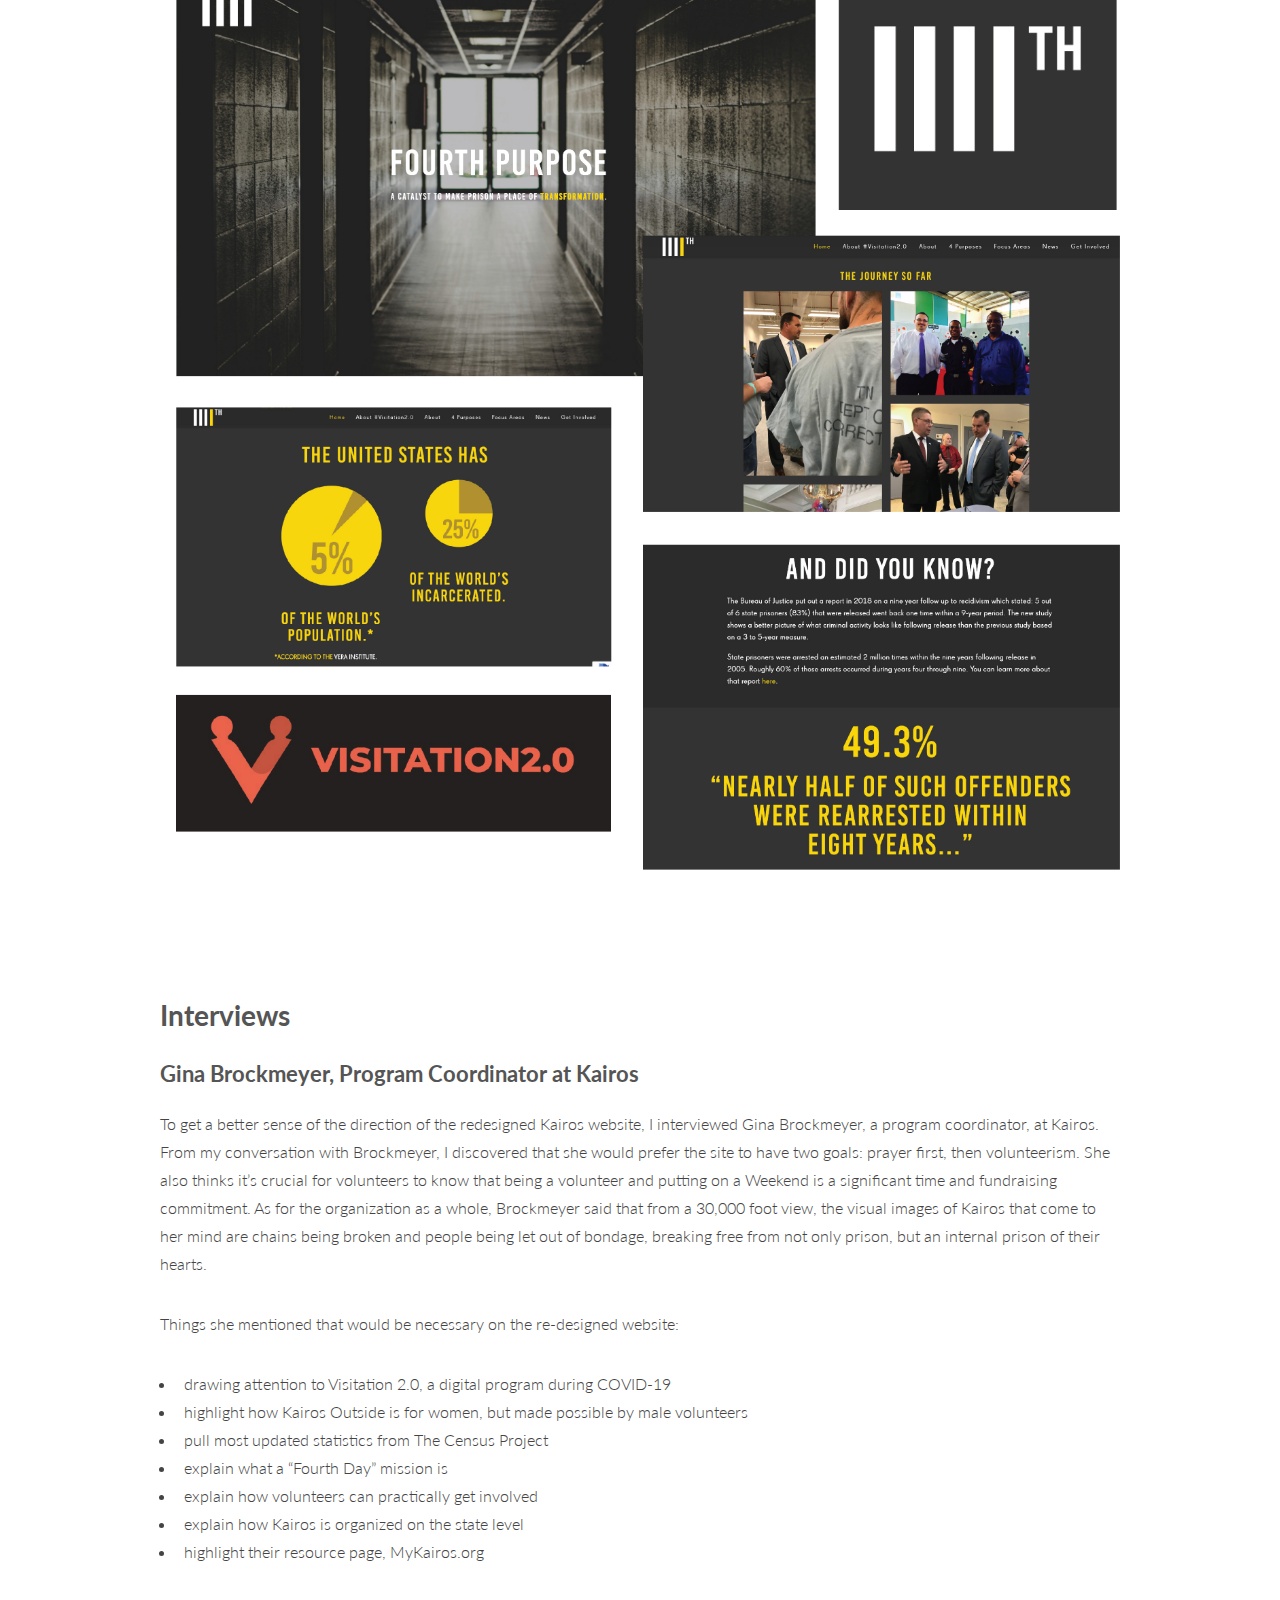
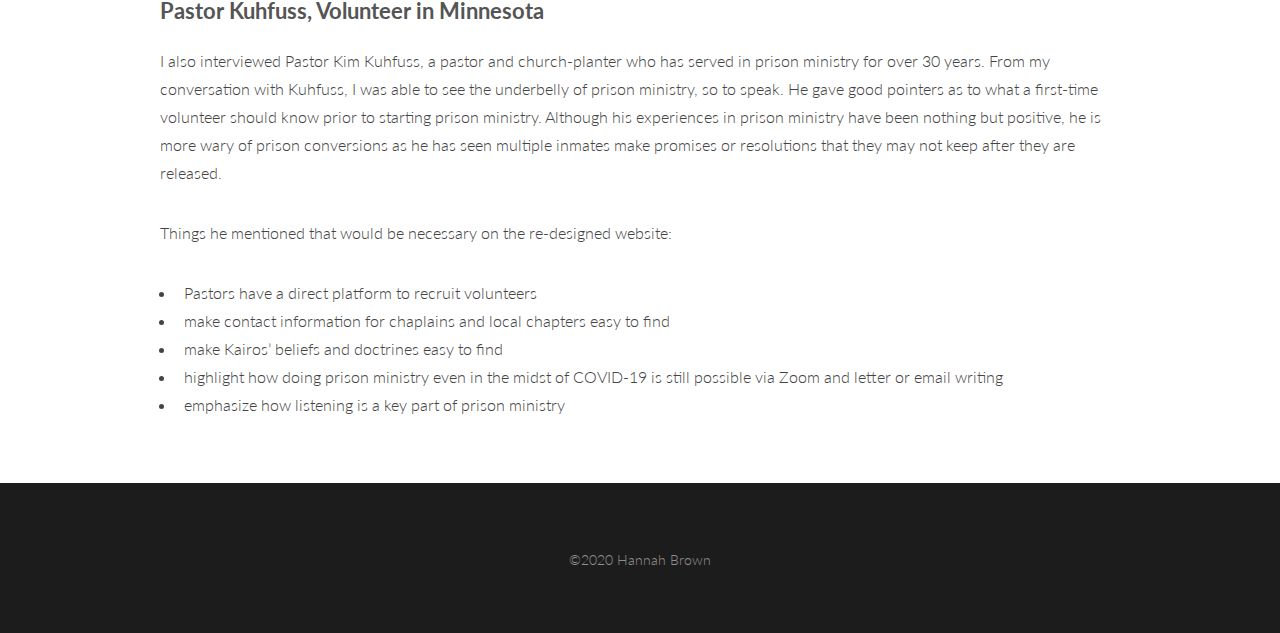
<file: generic-page.html>
<!DOCTYPE HTML>
<html lang="en">
	<head>
		<title>Process Site | Hannah Brown</title>
		<meta charset="utf-8" />
		<meta name="viewport" content="width=device-width, initial-scale=1" />
		<link rel="stylesheet" href="assets/css/main.css" />
		<link rel="stylesheet" href="assets/css/custom.css" />
	</head>
	<body>

		<!-- Header -->
			<header id="header">
				<a href="index.html" class="logo"><strong>Hannah Brown</strong> | Process Site</a>
				<nav>
					<a href="#menu"></a>
				</nav>
			</header>

		<!-- Nav -->
			<nav id="menu">
				<ul class="links">
					<li><a href="index.html">Home</a></li>
					<li><a href="generic-page.html">Client Research</a></li>
					<li><a href="design.html">Design Challenge</a></li>
					<li><a href="audience.html">Audience & Goals</a></li>
					<li><a href="solution.html">Solution</a></li>
				</ul>
			</nav>

		<!-- Main -->
			<section id="main">
				<div class="inner">
					<header>
						<h1>Research</h1>
						<p class="info"><strong>"Kairos"</strong> - a Greek word meaning "in the fullness of time"</p>
					</div>
					<div class="inner">
						<h2>Primary Client Research</h2>
						<h3>About</h3>
						<p><span class="image left"><img src="images\heroimage.jpg" alt=""/></span>As one of the largest international prison ministries in the world, Kairos was founded in 1976 as a "Fourth Day" ministry that seeks to change hearts, transform lives, and impact the world. Kairos Prison Ministry International draws their mission statement and bases their service on the foundation of Matthew 25:36 where Jesus says, "I was in prison and you visited me." As a Christian, non-denominational, lay-led ministry, Kairos' reach spans the United States and abroad. Their home page is designed to draw attention to three specific action steps: Prayer, Donatation, and Volunteerism.</p>
				 		<p><span class="image right"><img src="images\threeprograms.jpg" alt=""/></span></p>
						<p><span>In line with their threefold mission, Kairos Prison Ministry is organized into three programs: Kairos Inside, Kairos Outside, and Kairos Torch. Kairos Inside focuses on transforming lives in prison through decreasing violence and reducing recidivism. Kairos Outside seeks to be a comfortable, non-judgmental retreat for women as they are separated from loved ones in prison. Kairos Torch offers a mentorship program to incarcerated youth ages 25 and younger where reasoning skills and constructive life choices are encouraged by a designated mentor.</span></p>

						<h3>Stats</h3>
							<p><span class="image right"><img src="images\whereweserve.jpg" alt="" /></span></p>
							<ul class="info">
							<li>in 37 U.S. states</li>
							<li>in 9 countries</li>
							<li>30,000+ volunteers</li>
							<li>27,000 people reached annually</li>
						</ul>
						<p>Discrepancy - The above information was taken from the official Kairos website; however, the graphic above, taken from a separate Kairos state chapter website has different statistics from 2014.</p>

						<h3>Brand</h3>
							<p>Almost every text body on every subpage is in Calibri Normal. Aside from the yellow and red buttons, the website uses the brand's colors of dark blue and white. In the pages that describe the three programs, red text designates a clickable site to learn more. Call-out boxes in red are also set in the side margins to display an impactful quote. Additionally, there is little continuity between images across pages as some contain stock images and others show actual inmates or volunteers.</p>
							<div class="image fit">
								<img src="images\c_brand.jpg" alt="collage of screenshots"/>
							</div>

						<h3>Social Media</h3>
							<p>Kairos is most present on Facebook and Twitter. On Facebook they emphasize the importance of prayer, especially during COVID-19. They echo the same calls to prayer on their Twitter page, while also sharing encouraging words from their CEO Evelyn Lemly, an occasional uplifting quote, and the link to their prayer request forum. The Instagram page is much less trafficked with only 9 posts and zero followers. Their YouTube page, by contrast, holds just under 30 videos, most of which are testimonials, and has 737 subscribers. On a few pages, the social media icons include a LinkedIn icon, but no Kairos Prison Ministry LinkedIn page exists.</p>
							<div class="image fit">
								<img src="images\c_socialmedia.jpg">
							</div>

						<h3>Branch-Off Sites</h3>
							<div class="image fit">
							<p><span class="image right"><img src="images\c_outsidesites.jpg" alt="two Kairos state website" /></span></p>
							<p>United States</p>
							<p>Each state's site contrasts significantly with the United Kingdom site. State chapter pages are very simple and have a similar page heirarchy and layout; however, they each include different brand colors and overall theme. By contrast, the UK's page is more sophisticated, tasteful, and has a clear heirarchy of information. It's text-heavy but not boring.</p>
							<p>United Kingdom Website</p>
							<p><span class="image fit"><img src="images\c_unitedkingdom.jpg" alt="united kingdom website screenshots" /></span></p>
						</div>

						<h3>Other Relevant Pages</h3>
								<p><span class="image right"><img src="images\donationpage.jpg" alt="donation page" /></span></p>
							<p><strong>Donate -</strong></p>
							<p>This subpage has an entirely different theme than the other pages on Kairos' website. Italics and serif typefaces used to give a softer, more inviting and approachable feeling. Buttons with set donation amounts are large and the text is white on blue. The donation amounts are set high on the page to show importance and allow donating to happen in a few easy steps.</p>
							<p><strong>Blog -</strong></p>
								<p><span class="image left"><img src="images\kairosblog.jpg" alt="donation page" /></span></p>
							<p>Here visitors and followers are updated monthly with what Kairos volunteers are doing to raise funds and grow their programs, giving, and volunteerism.</p>
							<p>The page functions as its own separate subpage on the website and includes the same tabs found on the homepage, but the title are in all-caps in a different typeface. Again, the LinkedIn icon is included in the other social medias, but no LinkedIn page exists behind the button. On the mobile version of the website, no social media icons are present.</p>
							<div class="image right">
								<p><span class-"image right"><img src="images\legacy.jpg" alt="kairos legacy webpage" /></span></p>
							</div>
							<p><strong>Kairos Legacy -</strong></p>
							<p>Created as a separate page from Kairos Prison Ministry, Kairos Legacy is a philanthropic planning website that encourages patrons to participate in Kairos' Free Estate Planning and give a financial gift towards the transforming work Kairos is doing across the globe.</p>
					</section>

				<section id="main">
					<div class="inner">
						<header>
					<h2>Secondary Research</h2>
					<p class="info">After understanding Kairos as an organization, I researched the other prison ministies and recent news in the area of prison ministry to get a feel for what design solutions have and have not worked in the past.</p>
				</header>

			<h3>Foundations of Prison Ministry</h3>
			<p><span class="image right"><img src="images\prisonfellowinstitute.jpg" /></span></p>
					<p>Information about prison ministry is typically found on the internet, in various print collateral in churches, and in Christian magazines. As a result, the bulk of my research was found on other prison ministry websites listed below.</p>
						<p>In fact, most prison ministries or coalitions have an online presence. Two grandfathers, so to speak, of prison outreach are Chuck Colson's Prison Fellowship, which focuses on Volunteerism and Donation, and Billy Graham's Institute for Prison Ministries, which focuses on equipping men and women to minister through correctional ministry. Both pages utilize blues and greens and have large images on the homepage.</p>

			<h3>Unsuccessful Design</h3>
				<p><strong>COPE - Coalition of Prison Evangelists</strong></p>
					<p>COPE is dedicated to equipping evangelists to provide fellowship and discipleship to those in prison. Their website is difficult to navigate for many reasons. The prevalence of the color red makes all the elements blend together. The webpages also get longer and more content-heavy with no visual breaks the farther you click and the more you scroll.</p>
					<div class="image fit">
						<img src="images\cope.jpg" alt=""/>
					</div>

			<h3>Successful Design</h3>
					<p>The most noticeable and effective elements in these three websites are the strong hierarchy, clear navigation, and use of yellow and gray -- a way of visually denoting light in darkness.</p>
					<ul class="info">
						<li><strong>Crossroads Prison Ministries & Good News Jail & Prison Ministry</strong></li>
						<p>Both websites use a slideshow convention at the top of their homepage to keep the viewer's interest but also give a variety of information in clear sections. The generous negative space and centered text on the Crossroads website gives balance and cohesion. The Good News Jail & Prison website effectively uses infographics to condense information and organize their "Who We Are" section.</p>
						<div class="image fit">
							<img src="images\crossroadspage.jpg" alt=""/>
							<p> </p>
							<img src="images\goodnewspage.jpg" alt=""/>
						</div>
						<li><strong>4th Purpose</strong></li>
						<p>This website is perhaps the most modern and easy to navigate out of the three. The hamburger navigational convention is discreetly placed in the top right corner when the page is narrowed, and the menu is frozen to the top of the page as the viewer scrolls. The logo is simple and probes the viewer to find out more about the organization. The homepage is clear and also uses infographics and short paragraphs to introduce its mission. 4th Purpose provides helpful and relevant statistics on the amount of individuals incarcerated across the world, as well as up-to-date information regarding how the organization is continuing to reach out and transform lives in the midst of COVID-19 through a digital series they created called Visitation 2.0.</p>
						<div class="image fit">
							<img src="images\4thpurpose.jpg" alt=""/>
						</div>
				</ul>

			</section>

			<section id="main">
				<div class="inner">
					<header>
				<h2>Interviews</h2>
			</header>
				<h3>Gina Brockmeyer, Program Coordinator at Kairos</h3>
					<p>To get a better sense of the direction of the redesigned Kairos website, I interviewed Gina Brockmeyer, a program coordinator, at Kairos. From my conversation with Brockmeyer, I discovered that she would prefer the site to have two goals: prayer first, then volunteerism. She also thinks it’s crucial for volunteers to know that being a volunteer and putting on a Weekend is a significant time and fundraising commitment. As for the organization as a whole, Brockmeyer said that from a 30,000 foot view, the visual images of Kairos that come to her mind are chains being broken and people being let out of bondage, breaking free from not only prison, but an internal prison of their hearts.</p>
					<p>Things she mentioned that would be necessary on the re-designed website:</p>
						<ul>
							<li>drawing attention to Visitation 2.0, a digital program during COVID-19</li>
							<li>highlight how Kairos Outside is for women, but made possible by male volunteers</li>
							<li>pull most updated statistics from The Census Project</li>
							<li>explain what a “Fourth Day” mission is</li>
							<li>explain how volunteers can practically get involved</li>
							<li>explain how Kairos is organized on the state level</li>
							<li>highlight their resource page, MyKairos.org</li>
						</ul>

				<h3>Pastor Kuhfuss, Volunteer in Minnesota</h3>
					<p>I also interviewed Pastor Kim Kuhfuss, a pastor and church-planter who has served in prison ministry for over 30 years. From my conversation with Kuhfuss, I was able to see the underbelly of prison ministry, so to speak. He gave good pointers as to what a first-time volunteer should know prior to starting prison ministry. Although his experiences in prison ministry have been nothing but positive, he is more wary of prison conversions as he has seen multiple inmates make promises or resolutions that they may not keep after they are released.</p>
						<p>Things he mentioned that would be necessary on the re-designed website:</p>
						<ul>
							<li>Pastors have a direct platform to recruit volunteers</li>
							<li>make contact information for chaplains and local chapters easy to find</li>
							<li>make Kairos’ beliefs and doctrines easy to find</li>
							<li>highlight how doing prison ministry even in the midst of COVID-19 is still possible via Zoom and letter or email writing</li>
							<li>emphasize how listening is a key part of prison ministry</li>
						</ul>
			</div>
		</section>
		<!-- Footer -->
			<footer id="footer">
				<div class="copyright">
					&copy;2020 Hannah Brown
				</div>
			</footer>

		<!-- Scripts -->
			<script src="assets/js/jquery.min.js"></script>
			<script src="assets/js/jquery.scrolly.min.js"></script>
			<script src="assets/js/skel.min.js"></script>
			<script src="assets/js/util.js"></script>
			<script src="assets/js/main.js"></script>

	</body>
</html>
</file>
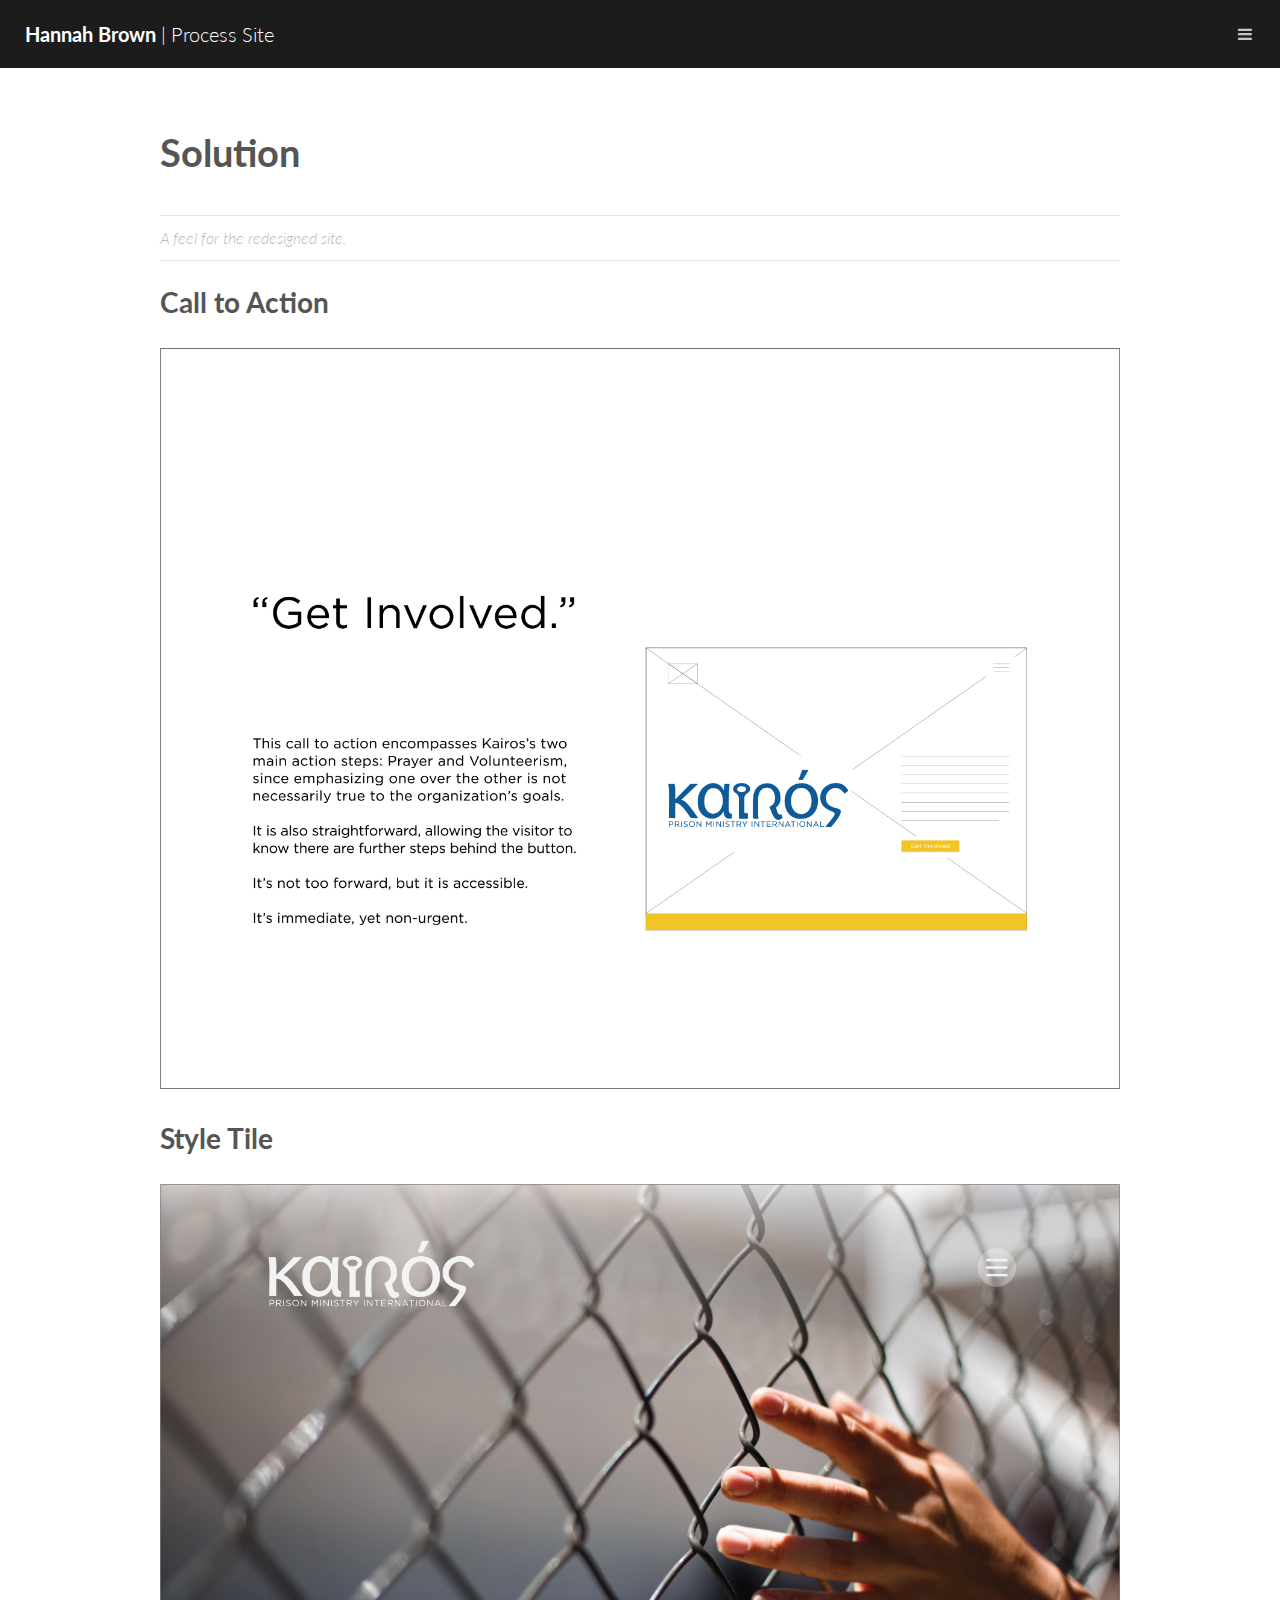
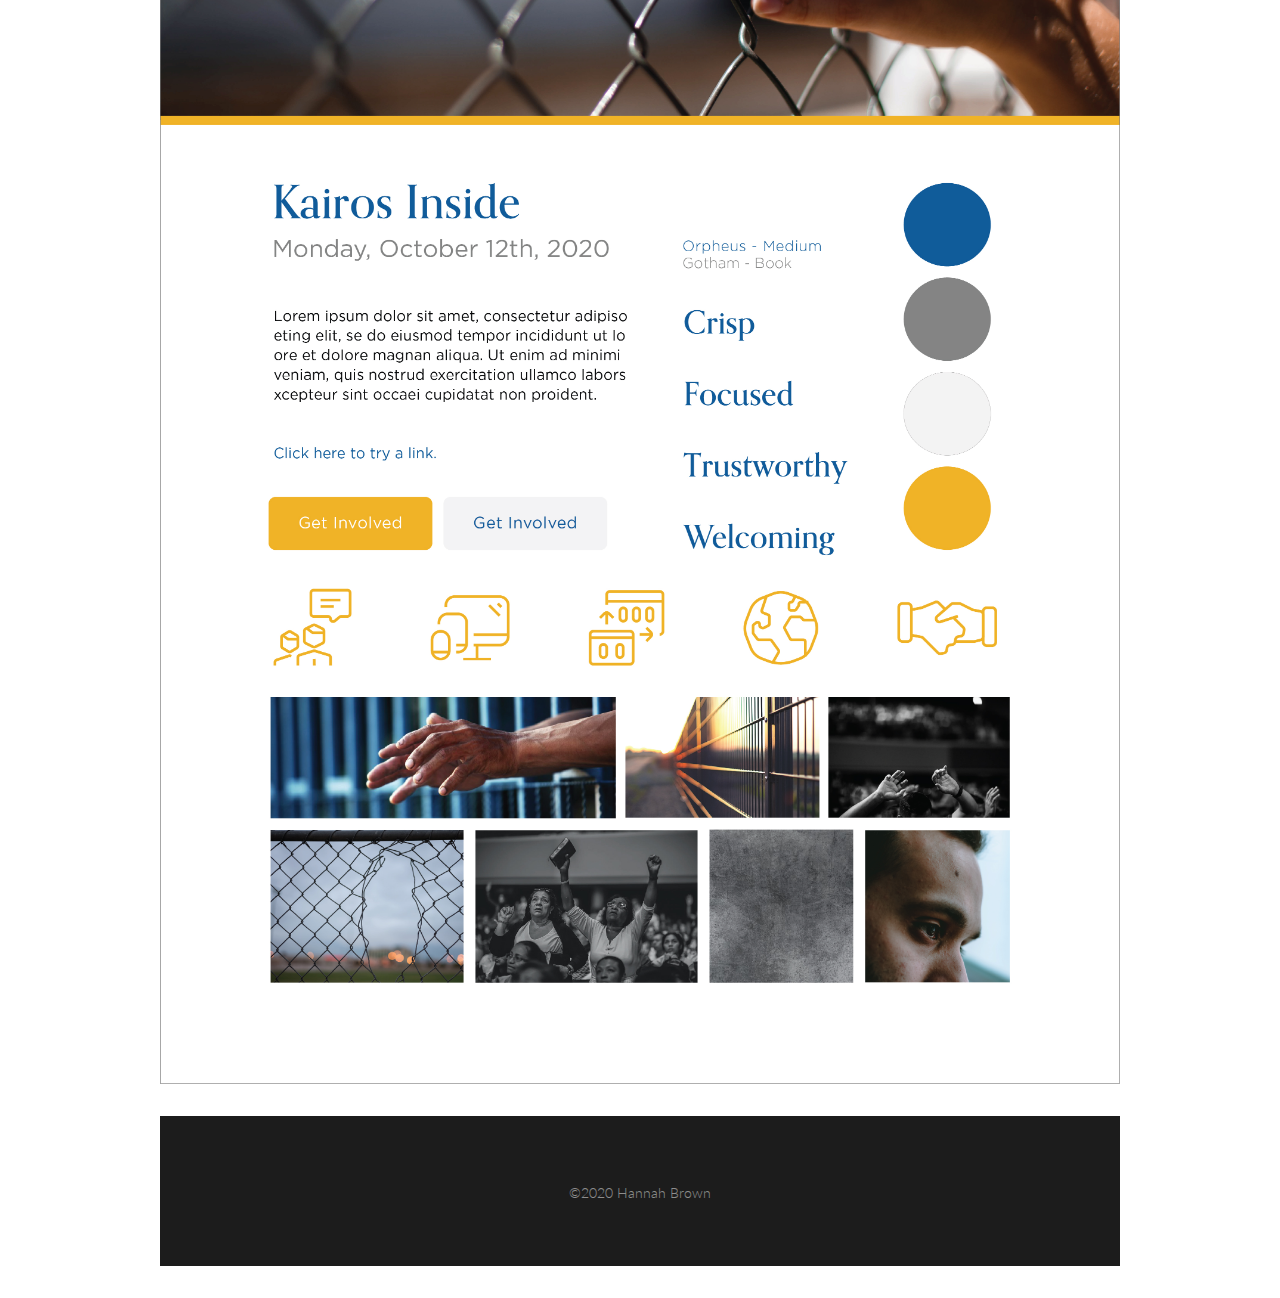
<file: solution.html>
<!DOCTYPE HTML>
<html lang="en">
	<head>
		<title>Hannah Brown | Process Site</title>
		<meta charset="utf-8" />
		<meta name="viewport" content="width=device-width, initial-scale=1" />
		<link rel="stylesheet" href="assets/css/main.css" />
		<link rel="stylesheet" href="assets/css/custom.css" />
	</head>
	<body>

		<!-- Header -->
			<header id="header">
				<a href="index.html" class="logo"><strong>Hannah Brown</strong> | Process Site</a>
				<nav>
					<a href="#menu"></a>
				</nav>
			</header>

		<!-- Nav -->
			<nav id="menu">
				<ul class="links">
					<li><a href="index.html">Home</a></li>
					<li><a href="generic-page.html">Client Research</a></li>
					<li><a href="design.html">Design Challenge</a></li>
					<li><a href="audience.html">Audience & Goals</a></li>
					<li><a href="solution.html">Solution</a></li>
				</ul>
			</nav>

		<!-- Main -->
			<section id="main">
				<div class="inner">
					<header class="major special">
						<h1>Solution</h1>
						<p>A feel for the redesigned site.</p>
					</header>

					<!-- CTA -->
						<section>
							<h2>Call to Action</h2>
							<div class="box alt">
								<div class="row 50% uniform">
									<div class="12u$">
										<span class="image fit">
										<img src="images\calltoaction.jpg" alt="sketch of call to action"/>
									</span>
								</div>
								</section>

					<!-- Style Tile -->
					<section>
						<h2>Style Tile</h2>
							<div class="box alt">
								<div class="row 50% uniform">
									<div class="12u$">
										<span class="image fit">
										<img src="images\styletile.jpg" alt="style tile"/>
									</span>
								</div>
							</section>

		<!-- Footer -->
		<footer id="footer">
			<div class="copyright">
				&copy;2020 Hannah Brown
			</div>
		</footer>

		<!-- Scripts -->
			<script src="assets/js/jquery.min.js"></script>
			<script src="assets/js/jquery.scrolly.min.js"></script>
			<script src="assets/js/skel.min.js"></script>
			<script src="assets/js/util.js"></script>
			<script src="assets/js/main.js"></script>

	</body>
</html>
</file>
<file: assets/css/custom.css>
/*********************************************
 Main home banner customizations
 *********************************************/


/* If you want to add a background image to the home page banner instead of using a solid color.
Just un comment the #banner rule below. */
/* #banner {
  background-image: url(../../images/pic01.jpg);
  background-size: cover;
  color: rgba(255, 255, 255, 0.75);
  text-shadow: 1px 1px 15px #333;
  text-align: center;
  cursor: default;
  padding: 10em 4em 9em 4em;
} */



/* If you want to change the banner button color. The following two css rules use a class called "redbtn".
You can call the class whatever you want, but in order for it to work, it needs to be
added to the button in the index html file as well.*/
#banner .button.redbtn {
  background-color: rgba(188, 46, 26, 1);
  box-shadow: none;
}

#banner .button.redbtn:hover {
  background-color: rgba(188, 46, 26, .8);
}

#banner {
  background-image: url(../../images/liftedhands.jpeg);
  background-size: cover;
  color: rgba(255, 255, 255, 0.75);
  text-shadow: 1px 1px 15px #333;
  text-align: center;
  cursor: default;
  padding: 15em 4em 15em 4em;
}

post.style2 a {
    color: #095A99;
}

.whitecopy {
  color: #fff
}


/*********************************************
 Write your css customizations below
 *********************************************/
</file>
<file: assets/css/main.css>
@charset "UTF-8";
@import url(font-awesome.min.css);

/* If you want to change the typefaces being used. The first thing to do is change the font link below.
Then, you have to go through the css file to rename the fonts. The easist way is to find the rules in here
or by using the web inspector in the browser. Then, rewrite the css rules in the "custom.css" file. They will
take precedence the ones in this file. */
@import url("https://fonts.googleapis.com/css?family=Lato:300,700,300italic,700italic");

/* Reset */

	html, body, div, span, applet, object, iframe, h1, h2, h3, h4, h5, h6, p, blockquote, pre, a, abbr, acronym, address, big, cite, code, del, dfn, em, img, ins, kbd, q, s, samp, small, strike, strong, sub, sup, tt, var, b, u, i, center, dl, dt, dd, ol, ul, li, fieldset, form, label, legend, table, caption, tbody, tfoot, thead, tr, th, td, article, aside, canvas, details, embed, figure, figcaption, footer, header, hgroup, menu, nav, output, ruby, section, summary, time, mark, audio, video {
		margin: 0;
		padding: 0;
		border: 0;
		font-size: 100%;
		font: inherit;
		vertical-align: baseline;
	}

	background-image: url(images\hands-jail-bars.jpg);
	background-size: cover;
	color: rgba(255, 255, 255, 0.75);
	text-shadow: 1px 1px 15px #333;
	text-align: center;
	cursor: default;
	padding: 10em 4em 9em 4em;
}

	article, aside, details, figcaption, figure, footer, header, hgroup, menu, nav, section {
		display: block;
	}

	body {
		line-height: 1;
	}

	ol, ul {
		list-style: none;
	}

	blockquote, q {
		quotes: none;
	}

	blockquote:before, blockquote:after, q:before, q:after {
		content: '';
		content: none;
	}

	table {
		border-collapse: collapse;
		border-spacing: 0;
	}

	body {
		-webkit-text-size-adjust: none;
	}

/* Box Model */

	*, *:before, *:after {
		-moz-box-sizing: border-box;
		-webkit-box-sizing: border-box;
		box-sizing: border-box;
	}

/* Containers */

	.container {
		margin-left: auto;
		margin-right: auto;
	}

	.container.\31 25\25 {
		width: 100%;
		max-width: 100em;
		min-width: 80em;
	}

	.container.\37 5\25 {
		width: 60em;
	}

	.container.\35 0\25 {
		width: 40em;
	}

	.container.\32 5\25 {
		width: 20em;
	}

	.container {
		width: 80em;
	}

	@media screen and (max-width: 1680px) {

		.container.\31 25\25 {
			width: 100%;
			max-width: 100em;
			min-width: 80em;
		}

		.container.\37 5\25 {
			width: 60em;
		}

		.container.\35 0\25 {
			width: 40em;
		}

		.container.\32 5\25 {
			width: 20em;
		}

		.container {
			width: 80em;
		}

	}

	@media screen and (max-width: 1280px) {

		.container.\31 25\25 {
			width: 100%;
			max-width: 81.25em;
			min-width: 65em;
		}

		.container.\37 5\25 {
			width: 48.75em;
		}

		.container.\35 0\25 {
			width: 32.5em;
		}

		.container.\32 5\25 {
			width: 16.25em;
		}

		.container {
			width: 65em;
		}

	}

	@media screen and (max-width: 980px) {

		.container.\31 25\25 {
			width: 100%;
			max-width: 112.5%;
			min-width: 90%;
		}

		.container.\37 5\25 {
			width: 67.5%;
		}

		.container.\35 0\25 {
			width: 45%;
		}

		.container.\32 5\25 {
			width: 22.5%;
		}

		.container {
			width: 90%;
		}

	}

	@media screen and (max-width: 736px) {

		.container.\31 25\25 {
			width: 100%;
			max-width: 112.5%;
			min-width: 90%;
		}

		.container.\37 5\25 {
			width: 67.5%;
		}

		.container.\35 0\25 {
			width: 45%;
		}

		.container.\32 5\25 {
			width: 22.5%;
		}

		.container {
			width: 90% !important;
		}

	}

	@media screen and (max-width: 480px) {

		.container.\31 25\25 {
			width: 100%;
			max-width: 112.5%;
			min-width: 90%;
		}

		.container.\37 5\25 {
			width: 67.5%;
		}

		.container.\35 0\25 {
			width: 45%;
		}

		.container.\32 5\25 {
			width: 22.5%;
		}

		.container {
			width: 90% !important;
		}

	}

/* Grid */

	.row {
		border-bottom: solid 1px transparent;
		-moz-box-sizing: border-box;
		-webkit-box-sizing: border-box;
		box-sizing: border-box;
	}

	.row > * {
		float: left;
		-moz-box-sizing: border-box;
		-webkit-box-sizing: border-box;
		box-sizing: border-box;
	}

	.row:after, .row:before {
		content: '';
		display: block;
		clear: both;
		height: 0;
	}

	.row.uniform > * > :first-child {
		margin-top: 0;
	}

	.row.uniform > * > :last-child {
		margin-bottom: 0;
	}

	.row.\30 \25 > * {
		padding: 0 0 0 0em;
	}

	.row.\30 \25 {
		margin: 0 0 -1px 0em;
	}

	.row.uniform.\30 \25 > * {
		padding: 0em 0 0 0em;
	}

	.row.uniform.\30 \25 {
		margin: 0em 0 -1px 0em;
	}

	.row > * {
		padding: 0 0 0 2em;
	}

	.row {
		margin: 0 0 -1px -2em;
	}

	.row.uniform > * {
		padding: 2em 0 0 2em;
	}

	.row.uniform {
		margin: -2em 0 -1px -2em;
	}

	.row.\32 00\25 > * {
		padding: 0 0 0 4em;
	}

	.row.\32 00\25 {
		margin: 0 0 -1px -4em;
	}

	.row.uniform.\32 00\25 > * {
		padding: 4em 0 0 4em;
	}

	.row.uniform.\32 00\25 {
		margin: -4em 0 -1px -4em;
	}

	.row.\31 50\25 > * {
		padding: 0 0 0 3em;
	}

	.row.\31 50\25 {
		margin: 0 0 -1px -3em;
	}

	.row.uniform.\31 50\25 > * {
		padding: 3em 0 0 3em;
	}

	.row.uniform.\31 50\25 {
		margin: -3em 0 -1px -3em;
	}

	.row.\35 0\25 > * {
		padding: 0 0 0 1em;
	}

	.row.\35 0\25 {
		margin: 0 0 -1px -1em;
	}

	.row.uniform.\35 0\25 > * {
		padding: 1em 0 0 1em;
	}

	.row.uniform.\35 0\25 {
		margin: -1em 0 -1px -1em;
	}

	.row.\32 5\25 > * {
		padding: 0 0 0 0.5em;
	}

	.row.\32 5\25 {
		margin: 0 0 -1px -0.5em;
	}

	.row.uniform.\32 5\25 > * {
		padding: 0.5em 0 0 0.5em;
	}

	.row.uniform.\32 5\25 {
		margin: -0.5em 0 -1px -0.5em;
	}

	.\31 2u, .\31 2u\24 {
		width: 100%;
		clear: none;
		margin-left: 0;
	}

	.\31 1u, .\31 1u\24 {
		width: 91.6666666667%;
		clear: none;
		margin-left: 0;
	}

	.\31 0u, .\31 0u\24 {
		width: 83.3333333333%;
		clear: none;
		margin-left: 0;
	}

	.\39 u, .\39 u\24 {
		width: 75%;
		clear: none;
		margin-left: 0;
	}

	.\38 u, .\38 u\24 {
		width: 66.6666666667%;
		clear: none;
		margin-left: 0;
	}

	.\37 u, .\37 u\24 {
		width: 58.3333333333%;
		clear: none;
		margin-left: 0;
	}

	.\36 u, .\36 u\24 {
		width: 50%;
		clear: none;
		margin-left: 0;
	}

	.\35 u, .\35 u\24 {
		width: 41.6666666667%;
		clear: none;
		margin-left: 0;
	}

	.\34 u, .\34 u\24 {
		width: 33.3333333333%;
		clear: none;
		margin-left: 0;
	}

	.\33 u, .\33 u\24 {
		width: 25%;
		clear: none;
		margin-left: 0;
	}

	.\32 u, .\32 u\24 {
		width: 16.6666666667%;
		clear: none;
		margin-left: 0;
	}

	.\31 u, .\31 u\24 {
		width: 8.3333333333%;
		clear: none;
		margin-left: 0;
	}

	.\31 2u\24 + *,
	.\31 1u\24 + *,
	.\31 0u\24 + *,
	.\39 u\24 + *,
	.\38 u\24 + *,
	.\37 u\24 + *,
	.\36 u\24 + *,
	.\35 u\24 + *,
	.\34 u\24 + *,
	.\33 u\24 + *,
	.\32 u\24 + *,
	.\31 u\24 + * {
		clear: left;
	}

	.\-11u {
		margin-left: 91.66667%;
	}

	.\-10u {
		margin-left: 83.33333%;
	}

	.\-9u {
		margin-left: 75%;
	}

	.\-8u {
		margin-left: 66.66667%;
	}

	.\-7u {
		margin-left: 58.33333%;
	}

	.\-6u {
		margin-left: 50%;
	}

	.\-5u {
		margin-left: 41.66667%;
	}

	.\-4u {
		margin-left: 33.33333%;
	}

	.\-3u {
		margin-left: 25%;
	}

	.\-2u {
		margin-left: 16.66667%;
	}

	.\-1u {
		margin-left: 8.33333%;
	}

	@media screen and (max-width: 1680px) {

		.row > * {
			padding: 0 0 0 2em;
		}

		.row {
			margin: 0 0 -1px -2em;
		}

		.row.uniform > * {
			padding: 2em 0 0 2em;
		}

		.row.uniform {
			margin: -2em 0 -1px -2em;
		}

		.row.\32 00\25 > * {
			padding: 0 0 0 4em;
		}

		.row.\32 00\25 {
			margin: 0 0 -1px -4em;
		}

		.row.uniform.\32 00\25 > * {
			padding: 4em 0 0 4em;
		}

		.row.uniform.\32 00\25 {
			margin: -4em 0 -1px -4em;
		}

		.row.\31 50\25 > * {
			padding: 0 0 0 3em;
		}

		.row.\31 50\25 {
			margin: 0 0 -1px -3em;
		}

		.row.uniform.\31 50\25 > * {
			padding: 3em 0 0 3em;
		}

		.row.uniform.\31 50\25 {
			margin: -3em 0 -1px -3em;
		}

		.row.\35 0\25 > * {
			padding: 0 0 0 1em;
		}

		.row.\35 0\25 {
			margin: 0 0 -1px -1em;
		}

		.row.uniform.\35 0\25 > * {
			padding: 1em 0 0 1em;
		}

		.row.uniform.\35 0\25 {
			margin: -1em 0 -1px -1em;
		}

		.row.\32 5\25 > * {
			padding: 0 0 0 0.5em;
		}

		.row.\32 5\25 {
			margin: 0 0 -1px -0.5em;
		}

		.row.uniform.\32 5\25 > * {
			padding: 0.5em 0 0 0.5em;
		}

		.row.uniform.\32 5\25 {
			margin: -0.5em 0 -1px -0.5em;
		}

		.\31 2u\28xlarge\29, .\31 2u\24\28xlarge\29 {
			width: 100%;
			clear: none;
			margin-left: 0;
		}

		.\31 1u\28xlarge\29, .\31 1u\24\28xlarge\29 {
			width: 91.6666666667%;
			clear: none;
			margin-left: 0;
		}

		.\31 0u\28xlarge\29, .\31 0u\24\28xlarge\29 {
			width: 83.3333333333%;
			clear: none;
			margin-left: 0;
		}

		.\39 u\28xlarge\29, .\39 u\24\28xlarge\29 {
			width: 75%;
			clear: none;
			margin-left: 0;
		}

		.\38 u\28xlarge\29, .\38 u\24\28xlarge\29 {
			width: 66.6666666667%;
			clear: none;
			margin-left: 0;
		}

		.\37 u\28xlarge\29, .\37 u\24\28xlarge\29 {
			width: 58.3333333333%;
			clear: none;
			margin-left: 0;
		}

		.\36 u\28xlarge\29, .\36 u\24\28xlarge\29 {
			width: 50%;
			clear: none;
			margin-left: 0;
		}

		.\35 u\28xlarge\29, .\35 u\24\28xlarge\29 {
			width: 41.6666666667%;
			clear: none;
			margin-left: 0;
		}

		.\34 u\28xlarge\29, .\34 u\24\28xlarge\29 {
			width: 33.3333333333%;
			clear: none;
			margin-left: 0;
		}

		.\33 u\28xlarge\29, .\33 u\24\28xlarge\29 {
			width: 25%;
			clear: none;
			margin-left: 0;
		}

		.\32 u\28xlarge\29, .\32 u\24\28xlarge\29 {
			width: 16.6666666667%;
			clear: none;
			margin-left: 0;
		}

		.\31 u\28xlarge\29, .\31 u\24\28xlarge\29 {
			width: 8.3333333333%;
			clear: none;
			margin-left: 0;
		}

		.\31 2u\24\28xlarge\29 + *,
		.\31 1u\24\28xlarge\29 + *,
		.\31 0u\24\28xlarge\29 + *,
		.\39 u\24\28xlarge\29 + *,
		.\38 u\24\28xlarge\29 + *,
		.\37 u\24\28xlarge\29 + *,
		.\36 u\24\28xlarge\29 + *,
		.\35 u\24\28xlarge\29 + *,
		.\34 u\24\28xlarge\29 + *,
		.\33 u\24\28xlarge\29 + *,
		.\32 u\24\28xlarge\29 + *,
		.\31 u\24\28xlarge\29 + * {
			clear: left;
		}

		.\-11u\28xlarge\29 {
			margin-left: 91.66667%;
		}

		.\-10u\28xlarge\29 {
			margin-left: 83.33333%;
		}

		.\-9u\28xlarge\29 {
			margin-left: 75%;
		}

		.\-8u\28xlarge\29 {
			margin-left: 66.66667%;
		}

		.\-7u\28xlarge\29 {
			margin-left: 58.33333%;
		}

		.\-6u\28xlarge\29 {
			margin-left: 50%;
		}

		.\-5u\28xlarge\29 {
			margin-left: 41.66667%;
		}

		.\-4u\28xlarge\29 {
			margin-left: 33.33333%;
		}

		.\-3u\28xlarge\29 {
			margin-left: 25%;
		}

		.\-2u\28xlarge\29 {
			margin-left: 16.66667%;
		}

		.\-1u\28xlarge\29 {
			margin-left: 8.33333%;
		}

	}

	@media screen and (max-width: 1280px) {

		.row > * {
			padding: 0 0 0 1.5em;
		}

		.row {
			margin: 0 0 -1px -1.5em;
		}

		.row.uniform > * {
			padding: 1.5em 0 0 1.5em;
		}

		.row.uniform {
			margin: -1.5em 0 -1px -1.5em;
		}

		.row.\32 00\25 > * {
			padding: 0 0 0 3em;
		}

		.row.\32 00\25 {
			margin: 0 0 -1px -3em;
		}

		.row.uniform.\32 00\25 > * {
			padding: 3em 0 0 3em;
		}

		.row.uniform.\32 00\25 {
			margin: -3em 0 -1px -3em;
		}

		.row.\31 50\25 > * {
			padding: 0 0 0 2.25em;
		}

		.row.\31 50\25 {
			margin: 0 0 -1px -2.25em;
		}

		.row.uniform.\31 50\25 > * {
			padding: 2.25em 0 0 2.25em;
		}

		.row.uniform.\31 50\25 {
			margin: -2.25em 0 -1px -2.25em;
		}

		.row.\35 0\25 > * {
			padding: 0 0 0 0.75em;
		}

		.row.\35 0\25 {
			margin: 0 0 -1px -0.75em;
		}

		.row.uniform.\35 0\25 > * {
			padding: 0.75em 0 0 0.75em;
		}

		.row.uniform.\35 0\25 {
			margin: -0.75em 0 -1px -0.75em;
		}

		.row.\32 5\25 > * {
			padding: 0 0 0 0.375em;
		}

		.row.\32 5\25 {
			margin: 0 0 -1px -0.375em;
		}

		.row.uniform.\32 5\25 > * {
			padding: 0.375em 0 0 0.375em;
		}

		.row.uniform.\32 5\25 {
			margin: -0.375em 0 -1px -0.375em;
		}

		.\31 2u\28large\29, .\31 2u\24\28large\29 {
			width: 100%;
			clear: none;
			margin-left: 0;
		}

		.\31 1u\28large\29, .\31 1u\24\28large\29 {
			width: 91.6666666667%;
			clear: none;
			margin-left: 0;
		}

		.\31 0u\28large\29, .\31 0u\24\28large\29 {
			width: 83.3333333333%;
			clear: none;
			margin-left: 0;
		}

		.\39 u\28large\29, .\39 u\24\28large\29 {
			width: 75%;
			clear: none;
			margin-left: 0;
		}

		.\38 u\28large\29, .\38 u\24\28large\29 {
			width: 66.6666666667%;
			clear: none;
			margin-left: 0;
		}

		.\37 u\28large\29, .\37 u\24\28large\29 {
			width: 58.3333333333%;
			clear: none;
			margin-left: 0;
		}

		.\36 u\28large\29, .\36 u\24\28large\29 {
			width: 50%;
			clear: none;
			margin-left: 0;
		}

		.\35 u\28large\29, .\35 u\24\28large\29 {
			width: 41.6666666667%;
			clear: none;
			margin-left: 0;
		}

		.\34 u\28large\29, .\34 u\24\28large\29 {
			width: 33.3333333333%;
			clear: none;
			margin-left: 0;
		}

		.\33 u\28large\29, .\33 u\24\28large\29 {
			width: 25%;
			clear: none;
			margin-left: 0;
		}

		.\32 u\28large\29, .\32 u\24\28large\29 {
			width: 16.6666666667%;
			clear: none;
			margin-left: 0;
		}

		.\31 u\28large\29, .\31 u\24\28large\29 {
			width: 8.3333333333%;
			clear: none;
			margin-left: 0;
		}

		.\31 2u\24\28large\29 + *,
		.\31 1u\24\28large\29 + *,
		.\31 0u\24\28large\29 + *,
		.\39 u\24\28large\29 + *,
		.\38 u\24\28large\29 + *,
		.\37 u\24\28large\29 + *,
		.\36 u\24\28large\29 + *,
		.\35 u\24\28large\29 + *,
		.\34 u\24\28large\29 + *,
		.\33 u\24\28large\29 + *,
		.\32 u\24\28large\29 + *,
		.\31 u\24\28large\29 + * {
			clear: left;
		}

		.\-11u\28large\29 {
			margin-left: 91.66667%;
		}

		.\-10u\28large\29 {
			margin-left: 83.33333%;
		}

		.\-9u\28large\29 {
			margin-left: 75%;
		}

		.\-8u\28large\29 {
			margin-left: 66.66667%;
		}

		.\-7u\28large\29 {
			margin-left: 58.33333%;
		}

		.\-6u\28large\29 {
			margin-left: 50%;
		}

		.\-5u\28large\29 {
			margin-left: 41.66667%;
		}

		.\-4u\28large\29 {
			margin-left: 33.33333%;
		}

		.\-3u\28large\29 {
			margin-left: 25%;
		}

		.\-2u\28large\29 {
			margin-left: 16.66667%;
		}

		.\-1u\28large\29 {
			margin-left: 8.33333%;
		}

	}

	@media screen and (max-width: 980px) {

		.row > * {
			padding: 0 0 0 1.5em;
		}

		.row {
			margin: 0 0 -1px -1.5em;
		}

		.row.uniform > * {
			padding: 1.5em 0 0 1.5em;
		}

		.row.uniform {
			margin: -1.5em 0 -1px -1.5em;
		}

		.row.\32 00\25 > * {
			padding: 0 0 0 3em;
		}

		.row.\32 00\25 {
			margin: 0 0 -1px -3em;
		}

		.row.uniform.\32 00\25 > * {
			padding: 3em 0 0 3em;
		}

		.row.uniform.\32 00\25 {
			margin: -3em 0 -1px -3em;
		}

		.row.\31 50\25 > * {
			padding: 0 0 0 2.25em;
		}

		.row.\31 50\25 {
			margin: 0 0 -1px -2.25em;
		}

		.row.uniform.\31 50\25 > * {
			padding: 2.25em 0 0 2.25em;
		}

		.row.uniform.\31 50\25 {
			margin: -2.25em 0 -1px -2.25em;
		}

		.row.\35 0\25 > * {
			padding: 0 0 0 0.75em;
		}

		.row.\35 0\25 {
			margin: 0 0 -1px -0.75em;
		}

		.row.uniform.\35 0\25 > * {
			padding: 0.75em 0 0 0.75em;
		}

		.row.uniform.\35 0\25 {
			margin: -0.75em 0 -1px -0.75em;
		}

		.row.\32 5\25 > * {
			padding: 0 0 0 0.375em;
		}

		.row.\32 5\25 {
			margin: 0 0 -1px -0.375em;
		}

		.row.uniform.\32 5\25 > * {
			padding: 0.375em 0 0 0.375em;
		}

		.row.uniform.\32 5\25 {
			margin: -0.375em 0 -1px -0.375em;
		}

		.\31 2u\28medium\29, .\31 2u\24\28medium\29 {
			width: 100%;
			clear: none;
			margin-left: 0;
		}

		.\31 1u\28medium\29, .\31 1u\24\28medium\29 {
			width: 91.6666666667%;
			clear: none;
			margin-left: 0;
		}

		.\31 0u\28medium\29, .\31 0u\24\28medium\29 {
			width: 83.3333333333%;
			clear: none;
			margin-left: 0;
		}

		.\39 u\28medium\29, .\39 u\24\28medium\29 {
			width: 75%;
			clear: none;
			margin-left: 0;
		}

		.\38 u\28medium\29, .\38 u\24\28medium\29 {
			width: 66.6666666667%;
			clear: none;
			margin-left: 0;
		}

		.\37 u\28medium\29, .\37 u\24\28medium\29 {
			width: 58.3333333333%;
			clear: none;
			margin-left: 0;
		}

		.\36 u\28medium\29, .\36 u\24\28medium\29 {
			width: 50%;
			clear: none;
			margin-left: 0;
		}

		.\35 u\28medium\29, .\35 u\24\28medium\29 {
			width: 41.6666666667%;
			clear: none;
			margin-left: 0;
		}

		.\34 u\28medium\29, .\34 u\24\28medium\29 {
			width: 33.3333333333%;
			clear: none;
			margin-left: 0;
		}

		.\33 u\28medium\29, .\33 u\24\28medium\29 {
			width: 25%;
			clear: none;
			margin-left: 0;
		}

		.\32 u\28medium\29, .\32 u\24\28medium\29 {
			width: 16.6666666667%;
			clear: none;
			margin-left: 0;
		}

		.\31 u\28medium\29, .\31 u\24\28medium\29 {
			width: 8.3333333333%;
			clear: none;
			margin-left: 0;
		}

		.\31 2u\24\28medium\29 + *,
		.\31 1u\24\28medium\29 + *,
		.\31 0u\24\28medium\29 + *,
		.\39 u\24\28medium\29 + *,
		.\38 u\24\28medium\29 + *,
		.\37 u\24\28medium\29 + *,
		.\36 u\24\28medium\29 + *,
		.\35 u\24\28medium\29 + *,
		.\34 u\24\28medium\29 + *,
		.\33 u\24\28medium\29 + *,
		.\32 u\24\28medium\29 + *,
		.\31 u\24\28medium\29 + * {
			clear: left;
		}

		.\-11u\28medium\29 {
			margin-left: 91.66667%;
		}

		.\-10u\28medium\29 {
			margin-left: 83.33333%;
		}

		.\-9u\28medium\29 {
			margin-left: 75%;
		}

		.\-8u\28medium\29 {
			margin-left: 66.66667%;
		}

		.\-7u\28medium\29 {
			margin-left: 58.33333%;
		}

		.\-6u\28medium\29 {
			margin-left: 50%;
		}

		.\-5u\28medium\29 {
			margin-left: 41.66667%;
		}

		.\-4u\28medium\29 {
			margin-left: 33.33333%;
		}

		.\-3u\28medium\29 {
			margin-left: 25%;
		}

		.\-2u\28medium\29 {
			margin-left: 16.66667%;
		}

		.\-1u\28medium\29 {
			margin-left: 8.33333%;
		}

	}

	@media screen and (max-width: 736px) {

		.row > * {
			padding: 0 0 0 1.25em;
		}

		.row {
			margin: 0 0 -1px -1.25em;
		}

		.row.uniform > * {
			padding: 1.25em 0 0 1.25em;
		}

		.row.uniform {
			margin: -1.25em 0 -1px -1.25em;
		}

		.row.\32 00\25 > * {
			padding: 0 0 0 2.5em;
		}

		.row.\32 00\25 {
			margin: 0 0 -1px -2.5em;
		}

		.row.uniform.\32 00\25 > * {
			padding: 2.5em 0 0 2.5em;
		}

		.row.uniform.\32 00\25 {
			margin: -2.5em 0 -1px -2.5em;
		}

		.row.\31 50\25 > * {
			padding: 0 0 0 1.875em;
		}

		.row.\31 50\25 {
			margin: 0 0 -1px -1.875em;
		}

		.row.uniform.\31 50\25 > * {
			padding: 1.875em 0 0 1.875em;
		}

		.row.uniform.\31 50\25 {
			margin: -1.875em 0 -1px -1.875em;
		}

		.row.\35 0\25 > * {
			padding: 0 0 0 0.625em;
		}

		.row.\35 0\25 {
			margin: 0 0 -1px -0.625em;
		}

		.row.uniform.\35 0\25 > * {
			padding: 0.625em 0 0 0.625em;
		}

		.row.uniform.\35 0\25 {
			margin: -0.625em 0 -1px -0.625em;
		}

		.row.\32 5\25 > * {
			padding: 0 0 0 0.3125em;
		}

		.row.\32 5\25 {
			margin: 0 0 -1px -0.3125em;
		}

		.row.uniform.\32 5\25 > * {
			padding: 0.3125em 0 0 0.3125em;
		}

		.row.uniform.\32 5\25 {
			margin: -0.3125em 0 -1px -0.3125em;
		}

		.\31 2u\28small\29, .\31 2u\24\28small\29 {
			width: 100%;
			clear: none;
			margin-left: 0;
		}

		.\31 1u\28small\29, .\31 1u\24\28small\29 {
			width: 91.6666666667%;
			clear: none;
			margin-left: 0;
		}

		.\31 0u\28small\29, .\31 0u\24\28small\29 {
			width: 83.3333333333%;
			clear: none;
			margin-left: 0;
		}

		.\39 u\28small\29, .\39 u\24\28small\29 {
			width: 75%;
			clear: none;
			margin-left: 0;
		}

		.\38 u\28small\29, .\38 u\24\28small\29 {
			width: 66.6666666667%;
			clear: none;
			margin-left: 0;
		}

		.\37 u\28small\29, .\37 u\24\28small\29 {
			width: 58.3333333333%;
			clear: none;
			margin-left: 0;
		}

		.\36 u\28small\29, .\36 u\24\28small\29 {
			width: 50%;
			clear: none;
			margin-left: 0;
		}

		.\35 u\28small\29, .\35 u\24\28small\29 {
			width: 41.6666666667%;
			clear: none;
			margin-left: 0;
		}

		.\34 u\28small\29, .\34 u\24\28small\29 {
			width: 33.3333333333%;
			clear: none;
			margin-left: 0;
		}

		.\33 u\28small\29, .\33 u\24\28small\29 {
			width: 25%;
			clear: none;
			margin-left: 0;
		}

		.\32 u\28small\29, .\32 u\24\28small\29 {
			width: 16.6666666667%;
			clear: none;
			margin-left: 0;
		}

		.\31 u\28small\29, .\31 u\24\28small\29 {
			width: 8.3333333333%;
			clear: none;
			margin-left: 0;
		}

		.\31 2u\24\28small\29 + *,
		.\31 1u\24\28small\29 + *,
		.\31 0u\24\28small\29 + *,
		.\39 u\24\28small\29 + *,
		.\38 u\24\28small\29 + *,
		.\37 u\24\28small\29 + *,
		.\36 u\24\28small\29 + *,
		.\35 u\24\28small\29 + *,
		.\34 u\24\28small\29 + *,
		.\33 u\24\28small\29 + *,
		.\32 u\24\28small\29 + *,
		.\31 u\24\28small\29 + * {
			clear: left;
		}

		.\-11u\28small\29 {
			margin-left: 91.66667%;
		}

		.\-10u\28small\29 {
			margin-left: 83.33333%;
		}

		.\-9u\28small\29 {
			margin-left: 75%;
		}

		.\-8u\28small\29 {
			margin-left: 66.66667%;
		}

		.\-7u\28small\29 {
			margin-left: 58.33333%;
		}

		.\-6u\28small\29 {
			margin-left: 50%;
		}

		.\-5u\28small\29 {
			margin-left: 41.66667%;
		}

		.\-4u\28small\29 {
			margin-left: 33.33333%;
		}

		.\-3u\28small\29 {
			margin-left: 25%;
		}

		.\-2u\28small\29 {
			margin-left: 16.66667%;
		}

		.\-1u\28small\29 {
			margin-left: 8.33333%;
		}

	}

	@media screen and (max-width: 480px) {

		.row > * {
			padding: 0 0 0 1.25em;
		}

		.row {
			margin: 0 0 -1px -1.25em;
		}

		.row.uniform > * {
			padding: 1.25em 0 0 1.25em;
		}

		.row.uniform {
			margin: -1.25em 0 -1px -1.25em;
		}

		.row.\32 00\25 > * {
			padding: 0 0 0 2.5em;
		}

		.row.\32 00\25 {
			margin: 0 0 -1px -2.5em;
		}

		.row.uniform.\32 00\25 > * {
			padding: 2.5em 0 0 2.5em;
		}

		.row.uniform.\32 00\25 {
			margin: -2.5em 0 -1px -2.5em;
		}

		.row.\31 50\25 > * {
			padding: 0 0 0 1.875em;
		}

		.row.\31 50\25 {
			margin: 0 0 -1px -1.875em;
		}

		.row.uniform.\31 50\25 > * {
			padding: 1.875em 0 0 1.875em;
		}

		.row.uniform.\31 50\25 {
			margin: -1.875em 0 -1px -1.875em;
		}

		.row.\35 0\25 > * {
			padding: 0 0 0 0.625em;
		}

		.row.\35 0\25 {
			margin: 0 0 -1px -0.625em;
		}

		.row.uniform.\35 0\25 > * {
			padding: 0.625em 0 0 0.625em;
		}

		.row.uniform.\35 0\25 {
			margin: -0.625em 0 -1px -0.625em;
		}

		.row.\32 5\25 > * {
			padding: 0 0 0 0.3125em;
		}

		.row.\32 5\25 {
			margin: 0 0 -1px -0.3125em;
		}

		.row.uniform.\32 5\25 > * {
			padding: 0.3125em 0 0 0.3125em;
		}

		.row.uniform.\32 5\25 {
			margin: -0.3125em 0 -1px -0.3125em;
		}

		.\31 2u\28xsmall\29, .\31 2u\24\28xsmall\29 {
			width: 100%;
			clear: none;
			margin-left: 0;
		}

		.\31 1u\28xsmall\29, .\31 1u\24\28xsmall\29 {
			width: 91.6666666667%;
			clear: none;
			margin-left: 0;
		}

		.\31 0u\28xsmall\29, .\31 0u\24\28xsmall\29 {
			width: 83.3333333333%;
			clear: none;
			margin-left: 0;
		}

		.\39 u\28xsmall\29, .\39 u\24\28xsmall\29 {
			width: 75%;
			clear: none;
			margin-left: 0;
		}

		.\38 u\28xsmall\29, .\38 u\24\28xsmall\29 {
			width: 66.6666666667%;
			clear: none;
			margin-left: 0;
		}

		.\37 u\28xsmall\29, .\37 u\24\28xsmall\29 {
			width: 58.3333333333%;
			clear: none;
			margin-left: 0;
		}

		.\36 u\28xsmall\29, .\36 u\24\28xsmall\29 {
			width: 50%;
			clear: none;
			margin-left: 0;
		}

		.\35 u\28xsmall\29, .\35 u\24\28xsmall\29 {
			width: 41.6666666667%;
			clear: none;
			margin-left: 0;
		}

		.\34 u\28xsmall\29, .\34 u\24\28xsmall\29 {
			width: 33.3333333333%;
			clear: none;
			margin-left: 0;
		}

		.\33 u\28xsmall\29, .\33 u\24\28xsmall\29 {
			width: 25%;
			clear: none;
			margin-left: 0;
		}

		.\32 u\28xsmall\29, .\32 u\24\28xsmall\29 {
			width: 16.6666666667%;
			clear: none;
			margin-left: 0;
		}

		.\31 u\28xsmall\29, .\31 u\24\28xsmall\29 {
			width: 8.3333333333%;
			clear: none;
			margin-left: 0;
		}

		.\31 2u\24\28xsmall\29 + *,
		.\31 1u\24\28xsmall\29 + *,
		.\31 0u\24\28xsmall\29 + *,
		.\39 u\24\28xsmall\29 + *,
		.\38 u\24\28xsmall\29 + *,
		.\37 u\24\28xsmall\29 + *,
		.\36 u\24\28xsmall\29 + *,
		.\35 u\24\28xsmall\29 + *,
		.\34 u\24\28xsmall\29 + *,
		.\33 u\24\28xsmall\29 + *,
		.\32 u\24\28xsmall\29 + *,
		.\31 u\24\28xsmall\29 + * {
			clear: left;
		}

		.\-11u\28xsmall\29 {
			margin-left: 91.66667%;
		}

		.\-10u\28xsmall\29 {
			margin-left: 83.33333%;
		}

		.\-9u\28xsmall\29 {
			margin-left: 75%;
		}

		.\-8u\28xsmall\29 {
			margin-left: 66.66667%;
		}

		.\-7u\28xsmall\29 {
			margin-left: 58.33333%;
		}

		.\-6u\28xsmall\29 {
			margin-left: 50%;
		}

		.\-5u\28xsmall\29 {
			margin-left: 41.66667%;
		}

		.\-4u\28xsmall\29 {
			margin-left: 33.33333%;
		}

		.\-3u\28xsmall\29 {
			margin-left: 25%;
		}

		.\-2u\28xsmall\29 {
			margin-left: 16.66667%;
		}

		.\-1u\28xsmall\29 {
			margin-left: 8.33333%;
		}

	}

/* Basic */

	@-ms-viewport {
		width: device-width;
	}

	body {
		-ms-overflow-style: scrollbar;
	}

	@media screen and (max-width: 480px) {

		html, body {
			min-width: 320px;
		}

	}

	body {
		background: #fff;
	}

		body.is-loading *, body.is-loading *:before, body.is-loading *:after {
			-moz-animation: none !important;
			-webkit-animation: none !important;
			-ms-animation: none !important;
			animation: none !important;
			-moz-transition: none !important;
			-webkit-transition: none !important;
			-ms-transition: none !important;
			transition: none !important;
		}

/* Type */

	body {
		background-color: #fff;
		color: #444;
	}

	body, input, select, textarea {
		font-family: "Lato", Arial, Helvetica, sans-serif;
		font-size: 16pt;
		font-weight: 300;
		line-height: 1.75;
	}

		@media screen and (max-width: 1680px) {

			body, input, select, textarea {
				font-size: 13pt;
			}

		}

		@media screen and (max-width: 1280px) {

			body, input, select, textarea {
				font-size: 12pt;
			}

		}

	a {
		text-decoration: none;
	}

		a:hover {
			text-decoration: underline;
		}

	strong, b {
		font-weight: 700;
	}

	em, i {
		font-style: italic;
	}

	p {
		margin: 0 0 2em 0;
	}

	h1, h2, h3, h4, h5, h6 {
		font-weight: 700;
		line-height: 1.25;
		margin: 0 0 1em 0;
	}

		h1 a, h2 a, h3 a, h4 a, h5 a, h6 a {
			color: inherit;
		}

	h1 {
		font-size: 2.35em;
	}

	h2 {
		font-size: 1.75em;
	}

	h3 {
		font-size: 1.35em;
	}

	h4 {
		font-size: 1.1em;
	}

	h5 {
		font-size: 0.9em;
	}

	h6 {
		font-size: 0.7em;
	}

	sub {
		font-size: 0.8em;
		position: relative;
		top: 0.5em;
	}

	sup {
		font-size: 0.8em;
		position: relative;
		top: -0.5em;
	}

	blockquote {
		border-left: solid 4px;
		font-style: italic;
		margin: 0 0 2em 0;
		padding: 0.5em 0 0.5em 2em;
	}

	code {
		border-radius: 0;
		border: solid 1px;
		font-family: "Courier New", monospace;
		font-size: 0.9em;
		margin: 0 0.25em;
		padding: 0.25em 0.65em;
	}

	pre {
		-webkit-overflow-scrolling: touch;
		font-family: "Courier New", monospace;
		font-size: 0.9em;
		margin: 0 0 2em 0;
	}

		pre code {
			display: block;
			line-height: 1.75;
			padding: 1em 1.5em;
			overflow-x: auto;
		}

	hr {
		border: 0;
		border-bottom: solid 1px;
		margin: 2em 0;
	}

		hr.major {
			margin: 3em 0;
		}

	.align-left {
		text-align: left;
	}

	.align-center {
		text-align: center;
	}

	.align-right {
		text-align: right;
	}

	input, select, textarea {
		color: #555;
	}

	a {
		color: #1abc9c;
	}

	strong, b {
		color: #555;
	}

	h1, h2, h3, h4, h5, h6 {
		color: #555;
	}

	blockquote {
		border-left-color: rgba(144, 144, 144, 0.25);
	}

	code {
		background: rgba(144, 144, 144, 0.075);
		border-color: rgba(144, 144, 144, 0.25);
	}

	hr {
		border-bottom-color: rgba(144, 144, 144, 0.25);
	}

/* Box */

	.box {
		border-radius: 0;
		border: solid 1px;
		margin-bottom: 2em;
		padding: 1.5em;
	}

		.box > :last-child,
		.box > :last-child > :last-child,
		.box > :last-child > :last-child > :last-child {
			margin-bottom: 0;
		}

		.box.alt {
			border: 0;
			border-radius: 0;
			padding: 0;
		}

	.box {
		border-color: rgba(144, 144, 144, 0.25);
	}

/* Button */

	input[type="submit"],
	input[type="reset"],
	input[type="button"],
	button,
	.button {
		-moz-appearance: none;
		-webkit-appearance: none;
		-ms-appearance: none;
		appearance: none;
		-moz-transition: background-color 0.2s ease-in-out, color 0.2s ease-in-out;
		-webkit-transition: background-color 0.2s ease-in-out, color 0.2s ease-in-out;
		-ms-transition: background-color 0.2s ease-in-out, color 0.2s ease-in-out;
		transition: background-color 0.2s ease-in-out, color 0.2s ease-in-out;
		border-radius: 0;
		border: 0;
		cursor: pointer;
		display: inline-block;
		font-weight: 700;
		height: 3em;
		line-height: 3em;
		padding: 0 2.5em;
		text-align: center;
		text-decoration: none;
		white-space: nowrap;
	}

		input[type="submit"]:hover,
		input[type="reset"]:hover,
		input[type="button"]:hover,
		button:hover,
		.button:hover {
			text-decoration: none;
		}

		input[type="submit"].icon,
		input[type="reset"].icon,
		input[type="button"].icon,
		button.icon,
		.button.icon {
			padding-left: 1.35em;
		}

			input[type="submit"].icon:before,
			input[type="reset"].icon:before,
			input[type="button"].icon:before,
			button.icon:before,
			.button.icon:before {
				margin-right: 0.5em;
			}

		input[type="submit"].fit,
		input[type="reset"].fit,
		input[type="button"].fit,
		button.fit,
		.button.fit {
			display: block;
			margin: 0 0 1em 0;
			width: 100%;
		}

		input[type="submit"].small,
		input[type="reset"].small,
		input[type="button"].small,
		button.small,
		.button.small {
			font-size: 0.8em;
		}

		input[type="submit"].big,
		input[type="reset"].big,
		input[type="button"].big,
		button.big,
		.button.big {
			font-size: 1.25em;
		}

		input[type="submit"].disabled, input[type="submit"]:disabled,
		input[type="reset"].disabled,
		input[type="reset"]:disabled,
		input[type="button"].disabled,
		input[type="button"]:disabled,
		button.disabled,
		button:disabled,
		.button.disabled,
		.button:disabled {
			-moz-pointer-events: none;
			-webkit-pointer-events: none;
			-ms-pointer-events: none;
			pointer-events: none;
			opacity: 0.25;
		}

		@media screen and (max-width: 480px) {

			input[type="submit"],
			input[type="reset"],
			input[type="button"],
			button,
			.button {
				padding: 0;
			}

		}

	input[type="submit"],
	input[type="reset"],
	input[type="button"],
	button,
	.button {
		background-color: #1abc9c;
		color: #fff !important;
	}

		input[type="submit"]:hover,
		input[type="reset"]:hover,
		input[type="button"]:hover,
		button:hover,
		.button:hover {
			background-color: #1dd2af;
		}

		input[type="submit"]:active,
		input[type="reset"]:active,
		input[type="button"]:active,
		button:active,
		.button:active {
			background-color: #17a689;
		}

		input[type="submit"].alt,
		input[type="reset"].alt,
		input[type="button"].alt,
		button.alt,
		.button.alt {
			background-color: transparent;
			box-shadow: inset 0 0 0 2px rgba(144, 144, 144, 0.25);
			color: #555 !important;
		}

			input[type="submit"].alt:hover,
			input[type="reset"].alt:hover,
			input[type="button"].alt:hover,
			button.alt:hover,
			.button.alt:hover {
				background-color: rgba(144, 144, 144, 0.075);
			}

			input[type="submit"].alt:active,
			input[type="reset"].alt:active,
			input[type="button"].alt:active,
			button.alt:active,
			.button.alt:active {
				background-color: rgba(144, 144, 144, 0.2);
			}

			input[type="submit"].alt.icon:before,
			input[type="reset"].alt.icon:before,
			input[type="button"].alt.icon:before,
			button.alt.icon:before,
			.button.alt.icon:before {
				color: #bbb;
			}

		input[type="submit"].special,
		input[type="reset"].special,
		input[type="button"].special,
		button.special,
		.button.special {
			background-color: #095A99;
			color: #fff !important;
		}

			input[type="submit"].special:hover,
			input[type="reset"].special:hover,
			input[type="button"].special:hover,
			button.special:hover,
			.button.special:hover {
				background-color: #4aa3df;
			}

			input[type="submit"].special:active,
			input[type="reset"].special:active,
			input[type="button"].special:active,
			button.special:active,
			.button.special:active {
				background-color: #258cd1;
			}

/* Form */

	form {
		margin: 0 0 2em 0;
	}

	label {
		display: block;
		font-size: 0.9em;
		font-weight: 700;
		margin: 0 0 1em 0;
	}

	input[type="text"],
	input[type="password"],
	input[type="email"],
	select,
	textarea {
		-moz-appearance: none;
		-webkit-appearance: none;
		-ms-appearance: none;
		appearance: none;
		border-radius: 0;
		border: none;
		border: solid 1px;
		color: inherit;
		display: block;
		outline: 0;
		padding: 0 1em;
		text-decoration: none;
		width: 100%;
	}

		input[type="text"]:invalid,
		input[type="password"]:invalid,
		input[type="email"]:invalid,
		select:invalid,
		textarea:invalid {
			box-shadow: none;
		}

	.select-wrapper {
		text-decoration: none;
		display: block;
		position: relative;
	}

		.select-wrapper:before {
			-moz-osx-font-smoothing: grayscale;
			-webkit-font-smoothing: antialiased;
			font-family: FontAwesome;
			font-style: normal;
			font-weight: normal;
			text-transform: none !important;
		}

		.select-wrapper:before {
			content: '\f078';
			display: block;
			height: 2.75em;
			line-height: 2.75em;
			pointer-events: none;
			position: absolute;
			right: 0;
			text-align: center;
			top: 0;
			width: 2.75em;
		}

		.select-wrapper select::-ms-expand {
			display: none;
		}

	input[type="text"],
	input[type="password"],
	input[type="email"],
	select {
		height: 2.75em;
	}

	textarea {
		padding: 0.75em 1em;
	}

	input[type="checkbox"],
	input[type="radio"] {
		-moz-appearance: none;
		-webkit-appearance: none;
		-ms-appearance: none;
		appearance: none;
		display: block;
		float: left;
		margin-right: -2em;
		opacity: 0;
		width: 1em;
		z-index: -1;
	}

		input[type="checkbox"] + label,
		input[type="radio"] + label {
			text-decoration: none;
			cursor: pointer;
			display: inline-block;
			font-size: 1em;
			font-weight: 300;
			padding-left: 2.4em;
			padding-right: 0.75em;
			position: relative;
		}

			input[type="checkbox"] + label:before,
			input[type="radio"] + label:before {
				-moz-osx-font-smoothing: grayscale;
				-webkit-font-smoothing: antialiased;
				font-family: FontAwesome;
				font-style: normal;
				font-weight: normal;
				text-transform: none !important;
			}

			input[type="checkbox"] + label:before,
			input[type="radio"] + label:before {
				border-radius: 0;
				border: solid 1px;
				content: '';
				display: inline-block;
				height: 1.65em;
				left: 0;
				line-height: 1.58125em;
				position: absolute;
				text-align: center;
				top: 0;
				width: 1.65em;
			}

		input[type="checkbox"]:checked + label:before,
		input[type="radio"]:checked + label:before {
			content: '\f00c';
		}

	input[type="checkbox"] + label:before {
		border-radius: 0;
	}

	input[type="radio"] + label:before {
		border-radius: 100%;
	}

	::-webkit-input-placeholder {
		opacity: 1.0;
	}

	:-moz-placeholder {
		opacity: 1.0;
	}

	::-moz-placeholder {
		opacity: 1.0;
	}

	:-ms-input-placeholder {
		opacity: 1.0;
	}

	.formerize-placeholder {
		opacity: 1.0;
	}

	label {
		color: #555;
	}

	input[type="text"],
	input[type="password"],
	input[type="email"],
	select,
	textarea {
		background: rgba(144, 144, 144, 0.075);
		border-color: rgba(144, 144, 144, 0.25);
	}

		input[type="text"]:focus,
		input[type="password"]:focus,
		input[type="email"]:focus,
		select:focus,
		textarea:focus {
			border-color: #fff;
			box-shadow: 0 0 0 1px #fff;
		}

	.select-wrapper:before {
		color: rgba(144, 144, 144, 0.25);
	}

	input[type="checkbox"] + label,
	input[type="radio"] + label {
		color: #444;
	}

		input[type="checkbox"] + label:before,
		input[type="radio"] + label:before {
			background: rgba(144, 144, 144, 0.075);
			border-color: rgba(144, 144, 144, 0.25);
		}

	input[type="checkbox"]:checked + label:before,
	input[type="radio"]:checked + label:before {
		background-color: #fff;
		border-color: #fff;
		color: #1abc9c;
	}

	input[type="checkbox"]:focus + label:before,
	input[type="radio"]:focus + label:before {
		border-color: #fff;
		box-shadow: 0 0 0 1px #fff;
	}

	::-webkit-input-placeholder {
		color: #bbb !important;
	}

	:-moz-placeholder {
		color: #bbb !important;
	}

	::-moz-placeholder {
		color: #bbb !important;
	}

	:-ms-input-placeholder {
		color: #bbb !important;
	}

	.formerize-placeholder {
		color: #bbb !important;
	}

/* Icon */

	.icon {
		text-decoration: none;
		border-bottom: none;
		position: relative;
		text-decoration: none !important;
	}

		.icon:before {
			-moz-osx-font-smoothing: grayscale;
			-webkit-font-smoothing: antialiased;
			font-family: FontAwesome;
			font-style: normal;
			font-weight: normal;
			text-transform: none !important;
		}

		.icon > .label {
			display: none;
		}

	.hc {
		height: 2em;
		width: 4em;
		position: absolute;
		left: 50%;
		bottom: 0;
		margin-left: -2em;
		display: block;
		border-radius: 90px 90px 0 0;
		color: #444;
		background: #fff;
	}

		.hc.up {
			border-radius: 0 0 90px 90px;
			top: 0;
			bottom: initial;
		}

		@media screen and (max-width: 980px) {

			.hc {
				display: none;
			}

		}

/* Image */

	.image {
		border: 0;
		display: inline-block;
		position: relative;
	}

		.image img {
			display: block;
		}

		.image.left, .image.right {
			max-width: 40%;
		}

			.image.left img, .image.right img {
				width: 100%;
			}

		.image.left {
			float: left;
			margin: 0 1.5em 1em 0;
			top: 0.25em;
		}

		.image.right {
			float: right;
			margin: 0 0 1em 1.5em;
			top: 0.25em;
		}

		.image.fit {
			display: block;
			margin: 0 0 2em 0;
			width: 100%;
		}

			.image.fit img {
				width: 100%;
			}

		.image.main {
			display: block;
			margin: 0 0 3em 0;
			width: 100%;
		}

			.image.main img {
				width: 100%;
			}

/* List */

	ol {
		list-style: decimal;
		margin: 0 0 2em 0;
		padding-left: 1.25em;
	}

		ol li {
			padding-left: 0.25em;
		}

	ul {
		list-style: disc;
		margin: 0 0 2em 0;
		padding-left: 1em;
	}

		ul li {
			padding-left: 0.5em;
		}

		ul.alt {
			list-style: none;
			padding-left: 0;
		}

			ul.alt li {
				border-top: solid 1px;
				padding: 0.5em 0;
			}

				ul.alt li:first-child {
					border-top: 0;
					padding-top: 0;
				}

		ul.icons {
			cursor: default;
			list-style: none;
			padding-left: 0;
		}

			ul.icons li {
				display: inline-block;
				padding: 0 1em 0 0;
			}

				ul.icons li:last-child {
					padding-right: 0;
				}

				ul.icons li .icon:before {
					font-size: 2em;
				}

		ul.actions {
			cursor: default;
			list-style: none;
			padding-left: 0;
		}

			ul.actions li {
				display: inline-block;
				padding: 0 1em 0 0;
				vertical-align: middle;
			}

				ul.actions li:last-child {
					padding-right: 0;
				}

			ul.actions.small li {
				padding: 0 0.5em 0 0;
			}

			ul.actions.vertical li {
				display: block;
				padding: 1em 0 0 0;
			}

				ul.actions.vertical li:first-child {
					padding-top: 0;
				}

				ul.actions.vertical li > * {
					margin-bottom: 0;
				}

			ul.actions.vertical.small li {
				padding: 0.5em 0 0 0;
			}

				ul.actions.vertical.small li:first-child {
					padding-top: 0;
				}

			ul.actions.fit {
				display: table;
				margin-left: -1em;
				padding: 0;
				table-layout: fixed;
				width: calc(100% + 1em);
			}

				ul.actions.fit li {
					display: table-cell;
					padding: 0 0 0 1em;
				}

					ul.actions.fit li > * {
						margin-bottom: 0;
					}

				ul.actions.fit.small {
					margin-left: -0.5em;
					width: calc(100% + 0.5em);
				}

					ul.actions.fit.small li {
						padding: 0 0 0 0.5em;
					}

			@media screen and (max-width: 480px) {

				ul.actions {
					margin: 0 0 2em 0;
				}

					ul.actions li {
						padding: 1em 0 0 0;
						display: block;
						text-align: center;
						width: 100%;
					}

						ul.actions li:first-child {
							padding-top: 0;
						}

						ul.actions li > * {
							width: 100%;
							margin: 0 !important;
						}

							ul.actions li > *.icon:before {
								margin-left: -2em;
							}

					ul.actions.small li {
						padding: 0.5em 0 0 0;
					}

						ul.actions.small li:first-child {
							padding-top: 0;
						}

			}

	dl {
		margin: 0 0 2em 0;
	}

		dl dt {
			display: block;
			font-weight: 700;
			margin: 0 0 1em 0;
		}

		dl dd {
			margin-left: 2em;
		}

	ul.alt li {
		border-top-color: rgba(144, 144, 144, 0.25);
	}

/* Section/Article */

	section.special, article.special {
		text-align: center;
	}

	header p {
		position: relative;
		margin: 0 0 1.5em 0;
	}

	header h2 + p {
		font-size: 1.25em;
		margin-top: -1em;
	}

	header h3 + p {
		font-size: 1.1em;
		margin-top: -0.8em;
	}

	header h4 + p,
	header h5 + p,
	header h6 + p {
		font-size: 0.9em;
		margin-top: -0.6em;
	}

	header p {
		color: #bbb;
	}

/* Table */

	.table-wrapper {
		-webkit-overflow-scrolling: touch;
		overflow-x: auto;
	}

	table {
		margin: 0 0 2em 0;
		width: 100%;
	}

		table tbody tr {
			border: solid 1px;
			border-left: 0;
			border-right: 0;
		}

		table td {
			padding: 0.75em 0.75em;
		}

		table th {
			font-size: 0.9em;
			font-weight: 700;
			padding: 0 0.75em 0.75em 0.75em;
			text-align: left;
		}

		table thead {
			border-bottom: solid 2px;
		}

		table tfoot {
			border-top: solid 2px;
		}

		table.alt {
			border-collapse: separate;
		}

			table.alt tbody tr td {
				border: solid 1px;
				border-left-width: 0;
				border-top-width: 0;
			}

				table.alt tbody tr td:first-child {
					border-left-width: 1px;
				}

			table.alt tbody tr:first-child td {
				border-top-width: 1px;
			}

			table.alt thead {
				border-bottom: 0;
			}

			table.alt tfoot {
				border-top: 0;
			}

	table tbody tr {
		border-color: rgba(144, 144, 144, 0.25);
	}

		table tbody tr:nth-child(2n + 1) {
			background-color: rgba(144, 144, 144, 0.075);
		}

	table th {
		color: #555;
	}

	table thead {
		border-bottom-color: rgba(144, 144, 144, 0.25);
	}

	table tfoot {
		border-top-color: rgba(144, 144, 144, 0.25);
	}

	table.alt tbody tr td {
		border-color: rgba(144, 144, 144, 0.25);
	}

/* Wrapper */

	.wrapper {
		position: relative;
	}

		.wrapper > .inner {
			margin: 0 auto;
			width: 60em;
		}

		.wrapper.style1 {
			background-color: #fff;
			color: #444;
		}

			.wrapper.style1 input, .wrapper.style1 select, .wrapper.style1 textarea {
				color: #1abc9c;
			}

			.wrapper.style1 a {
				color: #1abc9c;
			}

			.wrapper.style1 strong, .wrapper.style1 b {
				color: #1abc9c;
			}

			.wrapper.style1 h1, .wrapper.style1 h2, .wrapper.style1 h3, .wrapper.style1 h4, .wrapper.style1 h5, .wrapper.style1 h6 {
				color: #1abc9c;
			}

			.wrapper.style1 blockquote {
				border-left-color: rgba(144, 144, 144, 0.25);
			}

			.wrapper.style1 code {
				background: rgba(144, 144, 144, 0.075);
				border-color: rgba(144, 144, 144, 0.25);
			}

			.wrapper.style1 hr {
				border-bottom-color: rgba(144, 144, 144, 0.25);
			}

			.wrapper.style1 .box {
				border-color: rgba(144, 144, 144, 0.25);
			}

			.wrapper.style1 input[type="submit"],
			.wrapper.style1 input[type="reset"],
			.wrapper.style1 input[type="button"],
			.wrapper.style1 button,
			.wrapper.style1 .button {
				background-color: #1abc9c;
				color: #fff !important;
			}

				.wrapper.style1 input[type="submit"]:hover,
				.wrapper.style1 input[type="reset"]:hover,
				.wrapper.style1 input[type="button"]:hover,
				.wrapper.style1 button:hover,
				.wrapper.style1 .button:hover {
					background-color: #1dd2af;
				}

				.wrapper.style1 input[type="submit"]:active,
				.wrapper.style1 input[type="reset"]:active,
				.wrapper.style1 input[type="button"]:active,
				.wrapper.style1 button:active,
				.wrapper.style1 .button:active {
					background-color: #17a689;
				}

				.wrapper.style1 input[type="submit"].alt,
				.wrapper.style1 input[type="reset"].alt,
				.wrapper.style1 input[type="button"].alt,
				.wrapper.style1 button.alt,
				.wrapper.style1 .button.alt {
					background-color: transparent;
					box-shadow: inset 0 0 0 2px rgba(144, 144, 144, 0.25);
					color: #1abc9c !important;
				}

					.wrapper.style1 input[type="submit"].alt:hover,
					.wrapper.style1 input[type="reset"].alt:hover,
					.wrapper.style1 input[type="button"].alt:hover,
					.wrapper.style1 button.alt:hover,
					.wrapper.style1 .button.alt:hover {
						background-color: rgba(144, 144, 144, 0.075);
					}

					.wrapper.style1 input[type="submit"].alt:active,
					.wrapper.style1 input[type="reset"].alt:active,
					.wrapper.style1 input[type="button"].alt:active,
					.wrapper.style1 button.alt:active,
					.wrapper.style1 .button.alt:active {
						background-color: rgba(144, 144, 144, 0.2);
					}

					.wrapper.style1 input[type="submit"].alt.icon:before,
					.wrapper.style1 input[type="reset"].alt.icon:before,
					.wrapper.style1 input[type="button"].alt.icon:before,
					.wrapper.style1 button.alt.icon:before,
					.wrapper.style1 .button.alt.icon:before {
						color: #bbb;
					}

				.wrapper.style1 input[type="submit"].special,
				.wrapper.style1 input[type="reset"].special,
				.wrapper.style1 input[type="button"].special,
				.wrapper.style1 button.special,
				.wrapper.style1 .button.special {
					background-color: #1abc9c;
					color: #fff !important;
				}

			.wrapper.style1 label {
				color: #1abc9c;
			}

			.wrapper.style1 input[type="text"],
			.wrapper.style1 input[type="password"],
			.wrapper.style1 input[type="email"],
			.wrapper.style1 select,
			.wrapper.style1 textarea {
				background: rgba(144, 144, 144, 0.075);
				border-color: rgba(144, 144, 144, 0.25);
			}

				.wrapper.style1 input[type="text"]:focus,
				.wrapper.style1 input[type="password"]:focus,
				.wrapper.style1 input[type="email"]:focus,
				.wrapper.style1 select:focus,
				.wrapper.style1 textarea:focus {
					border-color: #1abc9c;
					box-shadow: 0 0 0 1px #1abc9c;
				}

			.wrapper.style1 .select-wrapper:before {
				color: rgba(144, 144, 144, 0.25);
			}

			.wrapper.style1 input[type="checkbox"] + label,
			.wrapper.style1 input[type="radio"] + label {
				color: #444;
			}

				.wrapper.style1 input[type="checkbox"] + label:before,
				.wrapper.style1 input[type="radio"] + label:before {
					background: rgba(144, 144, 144, 0.075);
					border-color: rgba(144, 144, 144, 0.25);
				}

			.wrapper.style1 input[type="checkbox"]:checked + label:before,
			.wrapper.style1 input[type="radio"]:checked + label:before {
				background-color: #1abc9c;
				border-color: #1abc9c;
				color: #fff;
			}

			.wrapper.style1 input[type="checkbox"]:focus + label:before,
			.wrapper.style1 input[type="radio"]:focus + label:before {
				border-color: #1abc9c;
				box-shadow: 0 0 0 1px #1abc9c;
			}

			.wrapper.style1 ::-webkit-input-placeholder {
				color: #bbb !important;
			}

			.wrapper.style1 :-moz-placeholder {
				color: #bbb !important;
			}

			.wrapper.style1 ::-moz-placeholder {
				color: #bbb !important;
			}

			.wrapper.style1 :-ms-input-placeholder {
				color: #bbb !important;
			}

			.wrapper.style1 .formerize-placeholder {
				color: #bbb !important;
			}

			.wrapper.style1 ul.alt li {
				border-top-color: rgba(144, 144, 144, 0.25);
			}

			.wrapper.style1 header p {
				color: #bbb;
			}

			.wrapper.style1 table tbody tr {
				border-color: rgba(144, 144, 144, 0.25);
			}

				.wrapper.style1 table tbody tr:nth-child(2n + 1) {
					background-color: rgba(144, 144, 144, 0.075);
				}

			.wrapper.style1 table th {
				color: #1abc9c;
			}

			.wrapper.style1 table thead {
				border-bottom-color: rgba(144, 144, 144, 0.25);
			}

			.wrapper.style1 table tfoot {
				border-top-color: rgba(144, 144, 144, 0.25);
			}

			.wrapper.style1 table.alt tbody tr td {
				border-color: rgba(144, 144, 144, 0.25);
			}

		.wrapper.style2 {
			background-color: #fff;
			color: #444;
		}

			.wrapper.style2 input, .wrapper.style2 select, .wrapper.style2 textarea {
				color: #095A99;
			}

			.wrapper.style2 a {
				color: #095A99;
			}

			.wrapper.style2 strong, .wrapper.style2 b {
				color: #095A99;
			}

			.wrapper.style2 h1, .wrapper.style2 h2, .wrapper.style2 h3, .wrapper.style2 h4, .wrapper.style2 h5, .wrapper.style2 h6 {
				color: #095A99;
			}

			.wrapper.style2 blockquote {
				border-left-color: rgba(144, 144, 144, 0.25);
			}

			.wrapper.style2 code {
				background: rgba(144, 144, 144, 0.075);
				border-color: rgba(144, 144, 144, 0.25);
			}

			.wrapper.style2 hr {
				border-bottom-color: rgba(144, 144, 144, 0.25);
			}

			.wrapper.style2 .box {
				border-color: rgba(144, 144, 144, 0.25);
			}

			.wrapper.style2 input[type="submit"],
			.wrapper.style2 input[type="reset"],
			.wrapper.style2 input[type="button"],
			.wrapper.style2 button,
			.wrapper.style2 .button {
				background-color: #1abc9c;
				color: #fff !important;
			}

				.wrapper.style2 input[type="submit"]:hover,
				.wrapper.style2 input[type="reset"]:hover,
				.wrapper.style2 input[type="button"]:hover,
				.wrapper.style2 button:hover,
				.wrapper.style2 .button:hover {
					background-color: #1dd2af;
				}

				.wrapper.style2 input[type="submit"]:active,
				.wrapper.style2 input[type="reset"]:active,
				.wrapper.style2 input[type="button"]:active,
				.wrapper.style2 button:active,
				.wrapper.style2 .button:active {
					background-color: #17a689;
				}

				.wrapper.style2 input[type="submit"].alt,
				.wrapper.style2 input[type="reset"].alt,
				.wrapper.style2 input[type="button"].alt,
				.wrapper.style2 button.alt,
				.wrapper.style2 .button.alt {
					background-color: transparent;
					box-shadow: inset 0 0 0 2px rgba(144, 144, 144, 0.25);
					color: #095A99 !important;
				}

					.wrapper.style2 input[type="submit"].alt:hover,
					.wrapper.style2 input[type="reset"].alt:hover,
					.wrapper.style2 input[type="button"].alt:hover,
					.wrapper.style2 button.alt:hover,
					.wrapper.style2 .button.alt:hover {
						background-color: rgba(144, 144, 144, 0.075);
					}

					.wrapper.style2 input[type="submit"].alt:active,
					.wrapper.style2 input[type="reset"].alt:active,
					.wrapper.style2 input[type="button"].alt:active,
					.wrapper.style2 button.alt:active,
					.wrapper.style2 .button.alt:active {
						background-color: rgba(144, 144, 144, 0.2);
					}

					.wrapper.style2 input[type="submit"].alt.icon:before,
					.wrapper.style2 input[type="reset"].alt.icon:before,
					.wrapper.style2 input[type="button"].alt.icon:before,
					.wrapper.style2 button.alt.icon:before,
					.wrapper.style2 .button.alt.icon:before {
						color: #bbb;
					}

				.wrapper.style2 input[type="submit"].special,
				.wrapper.style2 input[type="reset"].special,
				.wrapper.style2 input[type="button"].special,
				.wrapper.style2 button.special,
				.wrapper.style2 .button.special {
					background-color: #095A99;
					color: #fff !important;
				}

			.wrapper.style2 label {
				color: #095A99;
			}

			.wrapper.style2 input[type="text"],
			.wrapper.style2 input[type="password"],
			.wrapper.style2 input[type="email"],
			.wrapper.style2 select,
			.wrapper.style2 textarea {
				background: rgba(144, 144, 144, 0.075);
				border-color: rgba(144, 144, 144, 0.25);
			}

				.wrapper.style2 input[type="text"]:focus,
				.wrapper.style2 input[type="password"]:focus,
				.wrapper.style2 input[type="email"]:focus,
				.wrapper.style2 select:focus,
				.wrapper.style2 textarea:focus {
					border-color: #095A99;
					box-shadow: 0 0 0 1px #095A99;
				}

			.wrapper.style2 .select-wrapper:before {
				color: rgba(144, 144, 144, 0.25);
			}

			.wrapper.style2 input[type="checkbox"] + label,
			.wrapper.style2 input[type="radio"] + label {
				color: #444;
			}

				.wrapper.style2 input[type="checkbox"] + label:before,
				.wrapper.style2 input[type="radio"] + label:before {
					background: rgba(144, 144, 144, 0.075);
					border-color: rgba(144, 144, 144, 0.25);
				}

			.wrapper.style2 input[type="checkbox"]:checked + label:before,
			.wrapper.style2 input[type="radio"]:checked + label:before {
				background-color: #095A99;
				border-color: #095A99;
				color: #fff;
			}

			.wrapper.style2 input[type="checkbox"]:focus + label:before,
			.wrapper.style2 input[type="radio"]:focus + label:before {
				border-color: #095A99;
				box-shadow: 0 0 0 1px #095A99;
			}

			.wrapper.style2 ::-webkit-input-placeholder {
				color: #bbb !important;
			}

			.wrapper.style2 :-moz-placeholder {
				color: #bbb !important;
			}

			.wrapper.style2 ::-moz-placeholder {
				color: #bbb !important;
			}

			.wrapper.style2 :-ms-input-placeholder {
				color: #bbb !important;
			}

			.wrapper.style2 .formerize-placeholder {
				color: #bbb !important;
			}

			.wrapper.style2 ul.alt li {
				border-top-color: rgba(144, 144, 144, 0.25);
			}

			.wrapper.style2 header p {
				color: #bbb;
			}

			.wrapper.style2 table tbody tr {
				border-color: rgba(144, 144, 144, 0.25);
			}

				.wrapper.style2 table tbody tr:nth-child(2n + 1) {
					background-color: rgba(144, 144, 144, 0.075);
				}

			.wrapper.style2 table th {
				color: #095A99;
			}

			.wrapper.style2 table thead {
				border-bottom-color: rgba(144, 144, 144, 0.25);
			}

			.wrapper.style2 table tfoot {
				border-top-color: rgba(144, 144, 144, 0.25);
			}

			.wrapper.style2 table.alt tbody tr td {
				border-color: rgba(144, 144, 144, 0.25);
			}

		@media screen and (max-width: 1280px) {

			.wrapper > .inner {
				width: 65em;
			}

		}

		@media screen and (max-width: 980px) {

			.wrapper > .inner {
				width: 100%;
			}

		}

/* Header */

	body {
		padding-top: 4.125em;
	}

	#header {
		background: #1c1c1c;
		color: rgba(255, 255, 255, 0.75);
		cursor: default;
		height: 4.25em;
		left: 0;
		line-height: 4.25em;
		position: fixed;
		text-align: right;
		top: 0;
		width: 100%;
		z-index: 10001;
	}

		#header .logo {
			display: inline-block;
			height: inherit;
			left: 1.25em;
			line-height: inherit;
			margin: 0;
			padding: 0;
			position: absolute;
			top: 0;
			color: #fff;
			font-size: 1.25em;
			text-decoration: none;
		}

			#header .logo strong {
				color: inherit;
				font-weight: 700;
			}

		#header nav a {
			-moz-transition: color 0.2s ease-in-out;
			-webkit-transition: color 0.2s ease-in-out;
			-ms-transition: color 0.2s ease-in-out;
			transition: color 0.2s ease-in-out;
			display: inline-block;
			padding: 0 0.75em;
			color: inherit;
			text-decoration: none;
		}

			#header nav a:hover {
				color: #fff;
			}

			#header nav a[href="#menu"] {
				text-decoration: none;
				-webkit-tap-highlight-color: transparent;
			}

				#header nav a[href="#menu"]:before {
					content: "";
					-moz-osx-font-smoothing: grayscale;
					-webkit-font-smoothing: antialiased;
					font-family: FontAwesome;
					font-style: normal;
					font-weight: normal;
					text-transform: none !important;
				}

				#header nav a[href="#menu"]:before {
					margin: 0 0.5em 0 0;
				}

			#header nav a + a[href="#menu"]:last-child {
				border-left: solid 1px rgba(255, 255, 255, 0.25);
				padding-left: 1.25em;
				margin-left: 0.5em;
			}

			#header nav a:last-child {
				padding-right: 1.25em;
			}

			@media screen and (max-width: 736px) {

				#header nav a {
					padding: 0 0.5em;
				}

					#header nav a + a[href="#menu"]:last-child {
						padding-left: 1em;
						margin-left: 0.25em;
					}

					#header nav a:last-child {
						padding-right: 1em;
					}

			}

	@media screen and (max-width: 980px) {

		body {
			padding-top: 44px;
		}

		#header {
			height: 44px;
			line-height: 44px;
		}

			#header .logo {
				left: 1em;
				font-size: 1em;
			}

	}

	@media screen and (max-width: 480px) {

		#header {
			min-width: 320px;
		}

	}

/* Menu */

	#menu {
		-moz-transform: translateX(100%);
		-webkit-transform: translateX(100%);
		-ms-transform: translateX(100%);
		transform: translateX(100%);
		-moz-transition: -moz-transform 0.5s ease, box-shadow 0.5s ease, visibility 0.5s;
		-webkit-transition: -webkit-transform 0.5s ease, box-shadow 0.5s ease, visibility 0.5s;
		-ms-transition: -ms-transform 0.5s ease, box-shadow 0.5s ease, visibility 0.5s;
		transition: transform 0.5s ease, box-shadow 0.5s ease, visibility 0.5s;
		-webkit-overflow-scrolling: touch;
		background: #1c1c1c;
		box-shadow: none;
		color: #fff;
		height: 100%;
		max-width: 80%;
		overflow-y: auto;
		padding: 3em 2em;
		position: fixed;
		right: 0;
		top: 0;
		visibility: hidden;
		width: 20em;
		z-index: 10002;
	}

		#menu > ul {
			margin: 0 0 1em 0;
		}

			#menu > ul.links {
				list-style: none;
				padding: 0;
			}

				#menu > ul.links > li {
					padding: 0;
				}

					#menu > ul.links > li > a:not(.button) {
						border: 0;
						border-top: solid 1px rgba(255, 255, 255, 0.25);
						color: inherit;
						display: block;
						line-height: 3.5em;
						text-decoration: none;
					}

					#menu > ul.links > li > .button {
						display: block;
						margin: 0.5em 0 0 0;
					}

					#menu > ul.links > li:first-child > a:not(.button) {
						border-top: 0 !important;
					}

		#menu .close {
			text-decoration: none;
			-moz-transition: color 0.2s ease-in-out;
			-webkit-transition: color 0.2s ease-in-out;
			-ms-transition: color 0.2s ease-in-out;
			transition: color 0.2s ease-in-out;
			-webkit-tap-highlight-color: transparent;
			border: 0;
			color: rgba(255, 255, 255, 0.5);
			cursor: pointer;
			display: block;
			height: 3.25em;
			line-height: 3.25em;
			padding-right: 1.25em;
			position: absolute;
			right: 0;
			text-align: right;
			top: 0;
			vertical-align: middle;
			width: 7em;
		}

			#menu .close:before {
				content: "";
				-moz-osx-font-smoothing: grayscale;
				-webkit-font-smoothing: antialiased;
				font-family: FontAwesome;
				font-style: normal;
				font-weight: normal;
				text-transform: none !important;
			}

			#menu .close:before {
				font-size: 1.25em;
			}

			#menu .close:hover {
				color: #fff;
			}

			@media screen and (max-width: 736px) {

				#menu .close {
					height: 4em;
					line-height: 4em;
				}

			}

		#menu.visible {
			-moz-transform: translateX(0);
			-webkit-transform: translateX(0);
			-ms-transform: translateX(0);
			transform: translateX(0);
			box-shadow: 0 0 1.5em 0 rgba(0, 0, 0, 0.2);
			visibility: visible;
		}

		@media screen and (max-width: 736px) {

			#menu {
				padding: 2.5em 1.75em;
			}

		}

/* Banner */

	#banner {
		background-image: url(../../images/liftedhands.jpeg);
		background-size: cover;
		color: rgba(255, 255, 255, 0.75);
		text-shadow: 1px 1px 15px #333;
		text-align: center;
		cursor: default;
		padding: 10em 4em 9em 4em;
	}

		#banner input, #banner select, #banner textarea {
			color: #fff;
		}

		#banner a {
			color: #fff;
		}

		#banner strong, #banner b {
			color: #fff;
		}

		#banner h1, #banner h2, #banner h3, #banner h4, #banner h5, #banner h6 {
			color: #fff;
		}

		#banner blockquote {
			border-left-color: rgba(255, 255, 255, 0.25);
		}

		#banner code {
			background: rgba(255, 255, 255, 0.075);
			border-color: rgba(255, 255, 255, 0.25);
		}

		#banner hr {
			border-bottom-color: rgba(255, 255, 255, 0.25);
		}

		#banner .box {
			border-color: rgba(255, 255, 255, 0.25);
		}

		#banner input[type="submit"],
		#banner input[type="reset"],
		#banner input[type="button"],
		#banner button,
		#banner .button {
			background-color: rgba(95, 94, 94, 1);
	    box-shadow: none;
		}

			#banner input[type="submit"]:hover,
			#banner input[type="reset"]:hover,
			#banner input[type="button"]:hover,
			#banner button:hover,
			#banner .button:hover {
				background-color: #F1F0F0;
			}

			#banner input[type="submit"]:active,
			#banner input[type="reset"]:active,
			#banner input[type="button"]:active,
			#banner button:active,
			#banner .button:active {
				background-color: #17a689;
			}

			#banner input[type="submit"].alt,
			#banner input[type="reset"].alt,
			#banner input[type="button"].alt,
			#banner button.alt,
			#banner .button.alt {
				background-color: transparent;
				box-shadow: inset 0 0 0 2px rgba(255, 255, 255, 0.25);
				color: #fff !important;
			}

				#banner input[type="submit"].alt:hover,
				#banner input[type="reset"].alt:hover,
				#banner input[type="button"].alt:hover,
				#banner button.alt:hover,
				#banner .button.alt:hover {
					background-color: rgba(255, 255, 255, 0.075);
				}

				#banner input[type="submit"].alt:active,
				#banner input[type="reset"].alt:active,
				#banner input[type="button"].alt:active,
				#banner button.alt:active,
				#banner .button.alt:active {
					background-color: rgba(255, 255, 255, 0.2);
				}

				#banner input[type="submit"].alt.icon:before,
				#banner input[type="reset"].alt.icon:before,
				#banner input[type="button"].alt.icon:before,
				#banner button.alt.icon:before,
				#banner .button.alt.icon:before {
					color: rgba(255, 255, 255, 0.5);
				}

			#banner input[type="submit"].special,
			#banner input[type="reset"].special,
			#banner input[type="button"].special,
			#banner button.special,
			#banner .button.special {
				background-color: #fff;
				color: #095A99 !important;
			}

		#banner label {
			color: #fff;
		}

		#banner input[type="text"],
		#banner input[type="password"],
		#banner input[type="email"],
		#banner select,
		#banner textarea {
			background: rgba(255, 255, 255, 0.075);
			border-color: rgba(255, 255, 255, 0.25);
		}

			#banner input[type="text"]:focus,
			#banner input[type="password"]:focus,
			#banner input[type="email"]:focus,
			#banner select:focus,
			#banner textarea:focus {
				border-color: #fff;
				box-shadow: 0 0 0 1px #fff;
			}

		#banner .select-wrapper:before {
			color: rgba(255, 255, 255, 0.25);
		}

		#banner input[type="checkbox"] + label,
		#banner input[type="radio"] + label {
			color: rgba(255, 255, 255, 0.75);
		}

			#banner input[type="checkbox"] + label:before,
			#banner input[type="radio"] + label:before {
				background: rgba(255, 255, 255, 0.075);
				border-color: rgba(255, 255, 255, 0.25);
			}

		#banner input[type="checkbox"]:checked + label:before,
		#banner input[type="radio"]:checked + label:before {
			background-color: #fff;
			border-color: #fff;
			color: #095A99;
		}

		#banner input[type="checkbox"]:focus + label:before,
		#banner input[type="radio"]:focus + label:before {
			border-color: #fff;
			box-shadow: 0 0 0 1px #fff;
		}

		#banner ::-webkit-input-placeholder {
			color: rgba(255, 255, 255, 0.5) !important;
		}

		#banner :-moz-placeholder {
			color: rgba(255, 255, 255, 0.5) !important;
		}

		#banner ::-moz-placeholder {
			color: rgba(255, 255, 255, 0.5) !important;
		}

		#banner :-ms-input-placeholder {
			color: rgba(255, 255, 255, 0.5) !important;
		}

		#banner .formerize-placeholder {
			color: rgba(255, 255, 255, 0.5) !important;
		}

		#banner ul.alt li {
			border-top-color: rgba(255, 255, 255, 0.25);
		}

		#banner header p {
			color: rgba(255, 255, 255, 0.5);
		}

		#banner table tbody tr {
			border-color: rgba(255, 255, 255, 0.25);
		}

			#banner table tbody tr:nth-child(2n + 1) {
				background-color: rgba(255, 255, 255, 0.075);
			}

		#banner table th {
			color: #fff;
		}

		#banner table thead {
			border-bottom-color: rgba(255, 255, 255, 0.25);
		}

		#banner table tfoot {
			border-top-color: rgba(255, 255, 255, 0.25);
		}

		#banner table.alt tbody tr td {
			border-color: rgba(255, 255, 255, 0.25);
		}

		#banner h1 {
			font-size: 3em;
			line-height: 1.45;
			margin: 0 0 0.75em 0;
		}

		#banner > .inner {
			opacity: 1;
			-moz-transform: none;
			-webkit-transform: none;
			-ms-transform: none;
			transform: none;
			-moz-transition: opacity 1s ease, -moz-transform 1s ease;
			-webkit-transition: opacity 1s ease, -webkit-transform 1s ease;
			-ms-transition: opacity 1s ease, -ms-transform 1s ease;
			transition: opacity 1s ease, transform 1s ease;
		}

			#banner > .inner > :last-child {
				margin-bottom: 0;
			}

		body.is-loading #banner > .inner {
			opacity: 0;
			-moz-transform: translateY(1em);
			-webkit-transform: translateY(1em);
			-ms-transform: translateY(1em);
			transform: translateY(1em);
		}

		@media screen and (max-width: 1280px) {

			#banner h1 {
				font-size: 2.75em;
			}

				#banner h1 br {
					display: none;
				}

		}

		@media screen and (max-width: 736px) {

			#banner {
				padding: 5em 1.5em 4em 1.5em;
			}

				#banner h1 {
					font-size: 2em;
				}

		}

/* Main */

	#main {
		padding: 4em 0 2em 0;
	}

		#main .inner {
			max-width: 60em;
			margin: 0 auto;
		}

			#main .inner header p {
				font-size: 1em;
				font-style: italic;
				border-top: 1px solid rgba(144, 144, 144, 0.25);
				border-bottom: 1px solid rgba(144, 144, 144, 0.25);
				padding: .5em 0;
			}

		@media screen and (max-width: 980px) {

			#main {
				padding: 3em 0 1em 0;
			}

				#main .inner {
					width: 90%;
				}

		}

	.post {
		display: -ms-flexbox;
		display: -moz-flex;
		display: -webkit-flex;
		display: -ms-flex;
		display: flex;
		-ms-flex-align: stretch;
		-moz-align-items: stretch;
		-webkit-align-items: stretch;
		-ms-align-items: stretch;
		align-items: stretch;
		-ms-flex-pack: end;
		min-height: -webkit-calc(100vh - 4.25em);
		min-height: -moz-calc(100vh - 4.25em);
		min-height: calc(100vh - 4.25em);
		position: relative;
	}

		body.is-ie .post {
			min-height: 0;
		}

		.post .content {
			-moz-transition: background 0.2s ease-in-out;
			-webkit-transition: background 0.2s ease-in-out;
			-ms-transition: background 0.2s ease-in-out;
			transition: background 0.2s ease-in-out;
			-moz-order: 1;
			-webkit-order: 1;
			-ms-order: 1;
			order: 1;
			width: 50%;
			display: block;
			background: #FFF;
			padding: 8em;
			text-align: right;
			position: relative;
		}

			.post .content:before {
				content: '';
				display: inline-block;
				height: 100%;
				vertical-align: middle;
				margin-right: -0.25em;
			/* Adjusts for spacing */
		}

			.post .content .inner {
				display: inline-block;
				vertical-align: middle;
			}

			.post .content header h2 {
				font-size: 2.35em;
			}

			.post .content header p {
				font-size: 1em;
				font-style: italic;
				border-top: 1px solid rgba(144, 144, 144, 0.25);
				border-bottom: 1px solid rgba(144, 144, 144, 0.25);
				padding: .5em 0;
			}

			.post .content .button {
				margin: 0;
			}

			.post .content .postnav {
				position: absolute;
				left: 2em;
				bottom: 2em;
			}

				.post .content .postnav .prev, .post .content .postnav .next {
					text-decoration: none;
					display: block;
					border: 1px solid rgba(144, 144, 144, 0.25);
					width: 2em;
					height: 2em;
					line-height: 2em;
					text-align: center;
				}

					.post .content .postnav .prev:hover, .post .content .postnav .next:hover {
						background: rgba(144, 144, 144, 0.075);
					}

					.post .content .postnav .prev.disabled, .post .content .postnav .next.disabled {
						color: #bbb;
						pointer-events: none;
					}

				.post .content .postnav .prev {
					border-bottom: none;
				}

		.post .image {
			-ms-flex-order: 2;
			-moz-order: 2;
			-webkit-order: 2;
			-ms-order: 2;
			order: 2;
			width: 50%;
			display: block;
			margin: 0;
			position: relative;
			overflow: hidden;
			background-color: #ffffff;
			background-size: cover;
			background-position: center;
			background-repeat: no-repeat;
		}

			.post .image img {
				position: absolute;
				top: 0;
				right: 0;
				height: 100%;
				width: auto;
				display: none;
			}

		.post.alt .content {
			-ms-flex-order: 2;
			-moz-order: 2;
			-webkit-order: 2;
			-ms-order: 2;
			order: 2;
			text-align: left;
		}

			.post.alt .content .postnav {
				right: 2em;
				left: initial;
			}

				@media screen and (max-width: 1280px) {

					.post.alt .content .postnav {
						right: 1em;
					}

				}

		.post.alt .image {
			-ms-flex-order: 1;
			-moz-order: 1;
			-webkit-order: 1;
			-ms-order: 1;
			order: 1;
		}

			.post.alt .image img {
				right: initial;
				left: 0;
			}

		.post.style1 {
		background-image: url(../../images/bibleimage.jpg);
		background-position: 50% center;
		background-color: #fff;
		color: #444;
		}

			.post.style1 input, .post.style1 select, .post.style1 textarea {
				color: #1abc9c;
			}

			.post.style1 a {
				color: #095a99;
			}

			.post.style1 strong, .post.style1 b {
				color: #1abc9c;
			}

			.post.style1 h1, .post.style1 h2, .post.style1 h3, .post.style1 h4, .post.style1 h5, .post.style1 h6 {
				color: #1abc9c;
			}

			.post.style1 blockquote {
				border-left-color: rgba(144, 144, 144, 0.25);
			}

			.post.style1 code {
				background: rgba(144, 144, 144, 0.075);
				border-color: rgba(144, 144, 144, 0.25);
			}

			.post.style1 hr {
				border-bottom-color: rgba(144, 144, 144, 0.25);
			}

			.post.style1 input[type="submit"],
			.post.style1 input[type="reset"],
			.post.style1 input[type="button"],
			.post.style1 button,
			.post.style1 .button {
				background-color: #1abc9c;
				color: #fff !important;
			}

				.post.style1 input[type="submit"]:hover,
				.post.style1 input[type="reset"]:hover,
				.post.style1 input[type="button"]:hover,
				.post.style1 button:hover,
				.post.style1 .button:hover {
					background-color: #1dd2af;
				}

				.post.style1 input[type="submit"]:active,
				.post.style1 input[type="reset"]:active,
				.post.style1 input[type="button"]:active,
				.post.style1 button:active,
				.post.style1 .button:active {
					background-color: #17a689;
				}

				.post.style1 input[type="submit"].alt,
				.post.style1 input[type="reset"].alt,
				.post.style1 input[type="button"].alt,
				.post.style1 button.alt,
				.post.style1 .button.alt {
					background-color: transparent;
					box-shadow: inset 0 0 0 2px rgba(144, 144, 144, 0.25);
					color: #095a99 !important;
				}

					.post.style1 input[type="submit"].alt:hover,
					.post.style1 input[type="reset"].alt:hover,
					.post.style1 input[type="button"].alt:hover,
					.post.style1 button.alt:hover,
					.post.style1 .button.alt:hover {
						background-color: rgba(144, 144, 144, 0.075);
					}

					.post.style1 input[type="submit"].alt:active,
					.post.style1 input[type="reset"].alt:active,
					.post.style1 input[type="button"].alt:active,
					.post.style1 button.alt:active,
					.post.style1 .button.alt:active {
						background-color: rgba(144, 144, 144, 0.2);
					}

					.post.style1 input[type="submit"].alt.icon:before,
					.post.style1 input[type="reset"].alt.icon:before,
					.post.style1 input[type="button"].alt.icon:before,
					.post.style1 button.alt.icon:before,
					.post.style1 .button.alt.icon:before {
						color: #bbb;
					}

				.post.style1 input[type="submit"].special,
				.post.style1 input[type="reset"].special,
				.post.style1 input[type="button"].special,
				.post.style1 button.special,
				.post.style1 .button.special {
					background-color: #1abc9c;
					color: #fff !important;
				}

				.post.style1.invert {
					background-image: url(images/texture02.jpg);
					background-position: 30% center;
					background-color: #fff;
					color: #444;
				}


				.post.style1.invert input, .post.style1.invert select, .post.style1.invert textarea {
					color: #fff;
				}

				.post.style1.invert a {
					color: #fff;
				}

				.post.style1.invert strong, .post.style1.invert b {
					color: #fff;
				}

				.post.style1.invert h1, .post.style1.invert h2, .post.style1.invert h3, .post.style1.invert h4, .post.style1.invert h5, .post.style1.invert h6 {
					color: #fff;
				}

				.post.style1.invert blockquote {
					border-left-color: rgba(255, 255, 255, 0.25);
				}

				.post.style1.invert code {
					background: rgba(255, 255, 255, 0.075);
					border-color: rgba(255, 255, 255, 0.25);
				}

				.post.style1.invert hr {
					border-bottom-color: rgba(255, 255, 255, 0.25);
				}

				.post.style1.invert input[type="submit"],
				.post.style1.invert input[type="reset"],
				.post.style1.invert input[type="button"],
				.post.style1.invert button,
				.post.style1.invert .button {
					background-color: #fff;
					color: #1abc9c !important;
				}

					.post.style1.invert input[type="submit"].alt,
					.post.style1.invert input[type="reset"].alt,
					.post.style1.invert input[type="button"].alt,
					.post.style1.invert button.alt,
					.post.style1.invert .button.alt {
						background-color: transparent;
						box-shadow: inset 0 0 0 2px rgba(255, 255, 255, 0.25);
						color: #fff !important;
					}

						.post.style1.invert input[type="submit"].alt:hover,
						.post.style1.invert input[type="reset"].alt:hover,
						.post.style1.invert input[type="button"].alt:hover,
						.post.style1.invert button.alt:hover,
						.post.style1.invert .button.alt:hover {
							background-color: rgba(255, 255, 255, 0.075);
						}

						.post.style1.invert input[type="submit"].alt:active,
						.post.style1.invert input[type="reset"].alt:active,
						.post.style1.invert input[type="button"].alt:active,
						.post.style1.invert button.alt:active,
						.post.style1.invert .button.alt:active {
							background-color: rgba(255, 255, 255, 0.2);
						}

						.post.style1.invert input[type="submit"].alt.icon:before,
						.post.style1.invert input[type="reset"].alt.icon:before,
						.post.style1.invert input[type="button"].alt.icon:before,
						.post.style1.invert button.alt.icon:before,
						.post.style1.invert .button.alt.icon:before {
							color: rgba(255, 255, 255, 0.5);
						}

					.post.style1.invert input[type="submit"].special,
					.post.style1.invert input[type="reset"].special,
					.post.style1.invert input[type="button"].special,
					.post.style1.invert button.special,
					.post.style1.invert .button.special {
						background-color: #fff;
						color: #1abc9c !important;
					}

				.post.style1.invert .content {
					background: #095a99;
				}

					.post.style1.invert .content header p {
						color: rgba(255, 255, 255, 0.5);
						border-top: 1px solid rgba(255, 255, 255, 0.25);
						border-bottom: 1px solid rgba(255, 255, 255, 0.25);
					}

					.post.style1.invert .content .postnav .prev, .post.style1.invert .content .postnav .next {
						border: 1px solid rgba(255, 255, 255, 0.25);
					}

						.post.style1.invert .content .postnav .prev:hover, .post.style1.invert .content .postnav .next:hover {
							background: rgba(255, 255, 255, 0.075);
						}

						.post.style1.invert .content .postnav .prev.disabled, .post.style1.invert .content .postnav .next.disabled {
							color: rgba(255, 255, 255, 0.5);
						}

				.post.style1.invert .image {
					background-image: url(../../images/texture02.jpg);
					background-position: 30% center;
					background-color: #fff;
					color: #444;
					}

				}

		.post.style2 {
			background-image: url(../../images/raisedhands.jpg/);
			background-position: 50% center;
			background-color: #fff;
			color: #444;
		}

			.post.style2 input, .post.style2 select, .post.style2 textarea {
				color: #095A99;
			}

			.post.style2 a {
				color: #095A99;
			}

			.post.style2 strong, .post.style2 b {
				color: #095A99;
			}

			.post.style2 h1, .post.style2 h2, .post.style2 h3, .post.style2 h4, .post.style2 h5, .post.style2 h6 {
				color: #095A99;
			}

			.post.style2 blockquote {
				border-left-color: rgba(144, 144, 144, 0.25);
			}

			.post.style2 code {
				background: rgba(144, 144, 144, 0.075);
				border-color: rgba(144, 144, 144, 0.25);
			}

			.post.style2 hr {
				border-bottom-color: rgba(144, 144, 144, 0.25);
			}

			.post.style2 input[type="submit"],
			.post.style2 input[type="reset"],
			.post.style2 input[type="button"],
			.post.style2 button,
			.post.style2 .button {
				background-color: #1abc9c;
				color: #fff !important;
			}

				.post.style2 input[type="submit"]:hover,
				.post.style2 input[type="reset"]:hover,
				.post.style2 input[type="button"]:hover,
				.post.style2 button:hover,
				.post.style2 .button:hover {
					background-color: #1dd2af;
				}

				.post.style2 input[type="submit"]:active,
				.post.style2 input[type="reset"]:active,
				.post.style2 input[type="button"]:active,
				.post.style2 button:active,
				.post.style2 .button:active {
					background-color: #17a689;
				}

				.post.style2 input[type="submit"].alt,
				.post.style2 input[type="reset"].alt,
				.post.style2 input[type="button"].alt,
				.post.style2 button.alt,
				.post.style2 .button.alt {
					background-color: transparent;
					box-shadow: inset 0 0 0 2px rgba(144, 144, 144, 0.25);
					color: #095A99 !important;
				}

					.post.style2 input[type="submit"].alt:hover,
					.post.style2 input[type="reset"].alt:hover,
					.post.style2 input[type="button"].alt:hover,
					.post.style2 button.alt:hover,
					.post.style2 .button.alt:hover {
						background-color: rgba(144, 144, 144, 0.075);
					}

					.post.style2 input[type="submit"].alt:active,
					.post.style2 input[type="reset"].alt:active,
					.post.style2 input[type="button"].alt:active,
					.post.style2 button.alt:active,
					.post.style2 .button.alt:active {
						background-color: rgba(144, 144, 144, 0.2);
					}

					.post.style2 input[type="submit"].alt.icon:before,
					.post.style2 input[type="reset"].alt.icon:before,
					.post.style2 input[type="button"].alt.icon:before,
					.post.style2 button.alt.icon:before,
					.post.style2 .button.alt.icon:before {
						color: #bbb;
					}

				.post.style2 input[type="submit"].special,
				.post.style2 input[type="reset"].special,
				.post.style2 input[type="button"].special,
				.post.style2 button.special,
				.post.style2 .button.special {
					background-color: #095A99;
					color: #fff !important;
				}

			.post.style2.invert {
				background-color: #095A99;
				color: rgba(255, 255, 255, 0.75);
			}

				.post.style2.invert input, .post.style2.invert select, .post.style2.invert textarea {
					color: #fff;
				}

				.post.style2.invert a {
					color: #fff;
				}

				.post.style2.invert strong, .post.style2.invert b {
					color: #fff;
				}

				.post.style2.invert h1, .post.style2.invert h2, .post.style2.invert h3, .post.style2.invert h4, .post.style2.invert h5, .post.style2.invert h6 {
					color: #fff;
				}

				.post.style2.invert blockquote {
					border-left-color: rgba(255, 255, 255, 0.25);
				}

				.post.style2.invert code {
					background: rgba(255, 255, 255, 0.075);
					border-color: rgba(255, 255, 255, 0.25);
				}

				.post.style2.invert hr {
					border-bottom-color: rgba(255, 255, 255, 0.25);
				}

				.post.style2.invert input[type="submit"],
				.post.style2.invert input[type="reset"],
				.post.style2.invert input[type="button"],
				.post.style2.invert button,
				.post.style2.invert .button {
					background-color: #1abc9c;
					color: #fff !important;
				}

					.post.style2.invert input[type="submit"]:hover,
					.post.style2.invert input[type="reset"]:hover,
					.post.style2.invert input[type="button"]:hover,
					.post.style2.invert button:hover,
					.post.style2.invert .button:hover {
						background-color: #1dd2af;
					}

					.post.style2.invert input[type="submit"]:active,
					.post.style2.invert input[type="reset"]:active,
					.post.style2.invert input[type="button"]:active,
					.post.style2.invert button:active,
					.post.style2.invert .button:active {
						background-color: #17a689;
					}

					.post.style2.invert input[type="submit"].alt,
					.post.style2.invert input[type="reset"].alt,
					.post.style2.invert input[type="button"].alt,
					.post.style2.invert button.alt,
					.post.style2.invert .button.alt {
						background-color: transparent;
						box-shadow: inset 0 0 0 2px rgba(255, 255, 255, 0.25);
						color: #fff !important;
					}

						.post.style2.invert input[type="submit"].alt:hover,
						.post.style2.invert input[type="reset"].alt:hover,
						.post.style2.invert input[type="button"].alt:hover,
						.post.style2.invert button.alt:hover,
						.post.style2.invert .button.alt:hover {
							background-color: rgba(255, 255, 255, 0.075);
						}

						.post.style2.invert input[type="submit"].alt:active,
						.post.style2.invert input[type="reset"].alt:active,
						.post.style2.invert input[type="button"].alt:active,
						.post.style2.invert button.alt:active,
						.post.style2.invert .button.alt:active {
							background-color: rgba(255, 255, 255, 0.2);
						}

						.post.style2.invert input[type="submit"].alt.icon:before,
						.post.style2.invert input[type="reset"].alt.icon:before,
						.post.style2.invert input[type="button"].alt.icon:before,
						.post.style2.invert button.alt.icon:before,
						.post.style2.invert .button.alt.icon:before {
							color: rgba(255, 255, 255, 0.5);
						}

					.post.style2.invert input[type="submit"].special,
					.post.style2.invert input[type="reset"].special,
					.post.style2.invert input[type="button"].special,
					.post.style2.invert button.special,
					.post.style2.invert .button.special {
						background-color: #fff;
						color: #095A99 !important;
					}

				.post.style2.invert .content {
					background: #095A99;
				}

					.post.style2.invert .content header p {
						color: rgba(255, 255, 255, 0.5);
						border-top: 1px solid rgba(255, 255, 255, 0.25);
						border-bottom: 1px solid rgba(255, 255, 255, 0.25);
					}

					.post.style2.invert .content .postnav .prev, .post.style2.invert .content .postnav .next {
						border: 1px solid rgba(255, 255, 255, 0.25);
					}

						.post.style2.invert .content .postnav .prev:hover, .post.style2.invert .content .postnav .next:hover {
							background: rgba(255, 255, 255, 0.075);
						}

						.post.style2.invert .content .postnav .prev.disabled, .post.style2.invert .content .postnav .next.disabled {
							color: rgba(255, 255, 255, 0.5);
						}

				.post.style2.invert .image {
					background-color: #095A99;
				}

		.post.style3 {
			background-color: #fff;
			color: #444;
		}

			.post.style3 input, .post.style3 select, .post.style3 textarea {
				color: #9b59b6;
			}

			.post.style3 a {
				color: #9b59b6;
			}

			.post.style3 strong, .post.style3 b {
				color: #9b59b6;
			}

			.post.style3 h1, .post.style3 h2, .post.style3 h3, .post.style3 h4, .post.style3 h5, .post.style3 h6 {
				color: #9b59b6;
			}

			.post.style3 blockquote {
				border-left-color: rgba(144, 144, 144, 0.25);
			}

			.post.style3 code {
				background: rgba(144, 144, 144, 0.075);
				border-color: rgba(144, 144, 144, 0.25);
			}

			.post.style3 hr {
				border-bottom-color: rgba(144, 144, 144, 0.25);
			}

			.post.style3 input[type="submit"],
			.post.style3 input[type="reset"],
			.post.style3 input[type="button"],
			.post.style3 button,
			.post.style3 .button {
				background-color: #1abc9c;
				color: #fff !important;
			}

				.post.style3 input[type="submit"]:hover,
				.post.style3 input[type="reset"]:hover,
				.post.style3 input[type="button"]:hover,
				.post.style3 button:hover,
				.post.style3 .button:hover {
					background-color: #1dd2af;
				}

				.post.style3 input[type="submit"]:active,
				.post.style3 input[type="reset"]:active,
				.post.style3 input[type="button"]:active,
				.post.style3 button:active,
				.post.style3 .button:active {
					background-color: #17a689;
				}

				.post.style3 input[type="submit"].alt,
				.post.style3 input[type="reset"].alt,
				.post.style3 input[type="button"].alt,
				.post.style3 button.alt,
				.post.style3 .button.alt {
					background-color: transparent;
					box-shadow: inset 0 0 0 2px rgba(144, 144, 144, 0.25);
					color: #9b59b6 !important;
				}

					.post.style3 input[type="submit"].alt:hover,
					.post.style3 input[type="reset"].alt:hover,
					.post.style3 input[type="button"].alt:hover,
					.post.style3 button.alt:hover,
					.post.style3 .button.alt:hover {
						background-color: rgba(144, 144, 144, 0.075);
					}

					.post.style3 input[type="submit"].alt:active,
					.post.style3 input[type="reset"].alt:active,
					.post.style3 input[type="button"].alt:active,
					.post.style3 button.alt:active,
					.post.style3 .button.alt:active {
						background-color: rgba(144, 144, 144, 0.2);
					}

					.post.style3 input[type="submit"].alt.icon:before,
					.post.style3 input[type="reset"].alt.icon:before,
					.post.style3 input[type="button"].alt.icon:before,
					.post.style3 button.alt.icon:before,
					.post.style3 .button.alt.icon:before {
						color: #bbb;
					}

				.post.style3 input[type="submit"].special,
				.post.style3 input[type="reset"].special,
				.post.style3 input[type="button"].special,
				.post.style3 button.special,
				.post.style3 .button.special {
					background-color: #9b59b6;
					color: #fff !important;
				}

			.post.style3.invert {
				background-color: #9b59b6;
				color: rgba(255, 255, 255, 0.75);
			}

				.post.style3.invert input, .post.style3.invert select, .post.style3.invert textarea {
					color: #fff;
				}

				.post.style3.invert a {
					color: #fff;
				}

				.post.style3.invert strong, .post.style3.invert b {
					color: #fff;
				}

				.post.style3.invert h1, .post.style3.invert h2, .post.style3.invert h3, .post.style3.invert h4, .post.style3.invert h5, .post.style3.invert h6 {
					color: #fff;
				}

				.post.style3.invert blockquote {
					border-left-color: rgba(255, 255, 255, 0.25);
				}

				.post.style3.invert code {
					background: rgba(255, 255, 255, 0.075);
					border-color: rgba(255, 255, 255, 0.25);
				}

				.post.style3.invert hr {
					border-bottom-color: rgba(255, 255, 255, 0.25);
				}

				.post.style3.invert input[type="submit"],
				.post.style3.invert input[type="reset"],
				.post.style3.invert input[type="button"],
				.post.style3.invert button,
				.post.style3.invert .button {
					background-color: #1abc9c;
					color: #fff !important;
				}

					.post.style3.invert input[type="submit"]:hover,
					.post.style3.invert input[type="reset"]:hover,
					.post.style3.invert input[type="button"]:hover,
					.post.style3.invert button:hover,
					.post.style3.invert .button:hover {
						background-color: #1dd2af;
					}

					.post.style3.invert input[type="submit"]:active,
					.post.style3.invert input[type="reset"]:active,
					.post.style3.invert input[type="button"]:active,
					.post.style3.invert button:active,
					.post.style3.invert .button:active {
						background-color: #17a689;
					}

					.post.style3.invert input[type="submit"].alt,
					.post.style3.invert input[type="reset"].alt,
					.post.style3.invert input[type="button"].alt,
					.post.style3.invert button.alt,
					.post.style3.invert .button.alt {
						background-color: transparent;
						box-shadow: inset 0 0 0 2px rgba(255, 255, 255, 0.25);
						color: #fff !important;
					}

						.post.style3.invert input[type="submit"].alt:hover,
						.post.style3.invert input[type="reset"].alt:hover,
						.post.style3.invert input[type="button"].alt:hover,
						.post.style3.invert button.alt:hover,
						.post.style3.invert .button.alt:hover {
							background-color: rgba(255, 255, 255, 0.075);
						}

						.post.style3.invert input[type="submit"].alt:active,
						.post.style3.invert input[type="reset"].alt:active,
						.post.style3.invert input[type="button"].alt:active,
						.post.style3.invert button.alt:active,
						.post.style3.invert .button.alt:active {
							background-color: rgba(255, 255, 255, 0.2);
						}

						.post.style3.invert input[type="submit"].alt.icon:before,
						.post.style3.invert input[type="reset"].alt.icon:before,
						.post.style3.invert input[type="button"].alt.icon:before,
						.post.style3.invert button.alt.icon:before,
						.post.style3.invert .button.alt.icon:before {
							color: rgba(255, 255, 255, 0.5);
						}

					.post.style3.invert input[type="submit"].special,
					.post.style3.invert input[type="reset"].special,
					.post.style3.invert input[type="button"].special,
					.post.style3.invert button.special,
					.post.style3.invert .button.special {
						background-color: #fff;
						color: #9b59b6 !important;
					}

				.post.style3.invert .content {
					background: #9b59b6;
				}

					.post.style3.invert .content header p {
						color: rgba(255, 255, 255, 0.5);
						border-top: 1px solid rgba(255, 255, 255, 0.25);
						border-bottom: 1px solid rgba(255, 255, 255, 0.25);
					}

					.post.style3.invert .content .postnav .prev, .post.style3.invert .content .postnav .next {
						border: 1px solid rgba(255, 255, 255, 0.25);
					}

						.post.style3.invert .content .postnav .prev:hover, .post.style3.invert .content .postnav .next:hover {
							background: rgba(255, 255, 255, 0.075);
						}

						.post.style3.invert .content .postnav .prev.disabled, .post.style3.invert .content .postnav .next.disabled {
							color: rgba(255, 255, 255, 0.5);
						}

				.post.style3.invert .image {
					background-color: #9b59b6;
				}

		@media screen and (max-width: 1280px) {

			.post .content {
				padding: 4em;
			}

				.post .content .postnav {
					left: 1em;
					bottom: 1em;
				}

		}

		@media screen and (max-width: 980px) {

			.post {
				-ms-flex-direction: column;
				-moz-flex-direction: column;
				-webkit-flex-direction: column;
				-ms-flex-direction: column;
				flex-direction: column;
				height: auto;
				min-height: 0;
			}

				.post .image {
					-ms-flex-order: 1;
					-moz-order: 1;
					-webkit-order: 1;
					-ms-order: 1;
					order: 1;
					width: 100%;
					overflow: auto;
					background: none !important;
				}

					.post .image img {
						position: relative;
						width: 100%;
						height: auto;
						display: block;
					}

				.post .content {
					-ms-flex-order: 2;
					-moz-order: 2;
					-webkit-order: 2;
					-ms-order: 2;
					order: 2;
					width: 100%;
					text-align: left;
				}

					.post .content .postnav {
						display: none;
					}

				.post.alt .image img {
					left: initial;
				}

				.post.alt .content {
					text-align: left;
				}

		}

		@media screen and (max-width: 736px) {

			.post .content {
				padding: 2em 1.5em 3em 1.5em;
			}

				.post .content header h2 {
					font-size: 1.75em;
				}

			.post .button {
				width: 100%;
			}

		}

/* Footer */

	#footer {
		padding: 4em 0 2em 0;
		background: #1c1c1c;
		text-align: center;
	}

		#footer a {
			color: rgba(255, 255, 255, 0.75);
		}

			#footer a:hover {
				color: #fff;
			}

		#footer .copyright {
			color: rgba(255, 255, 255, 0.5);
			font-size: 0.9em;
			margin: 0 0 2em 0;
			padding: 0;
		}

		@media screen and (max-width: 736px) {

			#footer {
				padding: 3em 0 1em 0;
			}

		}
</file>
